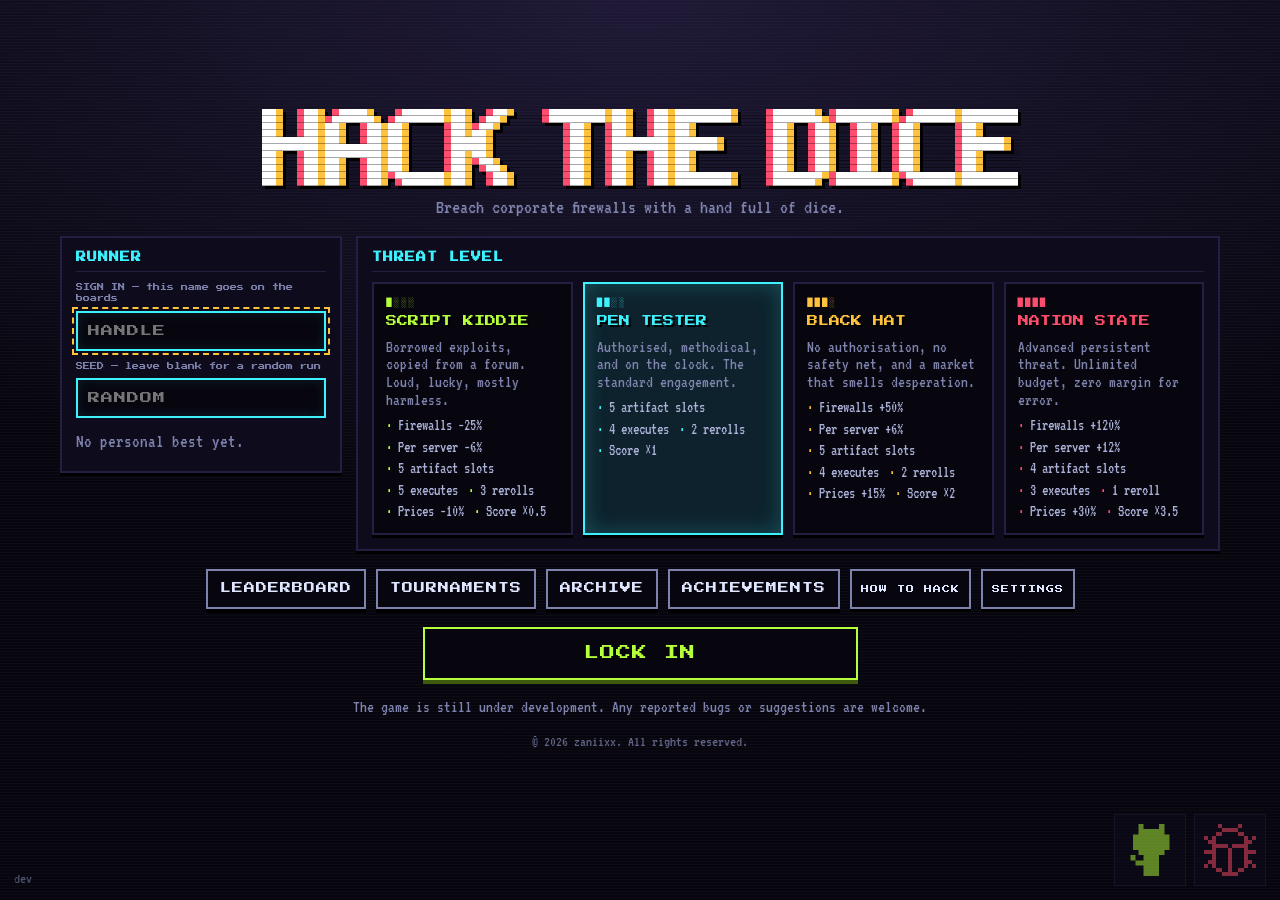
<file: index.html>
<!DOCTYPE html>
<html lang="en">
<head>
<meta charset="utf-8">
<meta name="viewport" content="width=device-width,initial-scale=1,maximum-scale=1,user-scalable=no,viewport-fit=cover">
<meta name="theme-color" content="#07060f">
<!-- Added to a home screen, these give a real full-screen game with no browser chrome. -->
<meta name="mobile-web-app-capable" content="yes">
<meta name="apple-mobile-web-app-capable" content="yes">
<meta name="apple-mobile-web-app-status-bar-style" content="black-translucent">
<meta name="apple-mobile-web-app-title" content="Hack the Dice">

<!-- What the game is, for search results and for anyone pasting the link. -->
<meta name="description" content="A cyberpunk dice roguelike in your browser. Roll a pool of dice at a corporate firewall, lock what you like, reroll the rest, and execute: Bits x Mult becomes hacking power.">
<link rel="canonical" href="https://hackthedice.zanix.tech/">
<meta name="author" content="zaniixx">
<meta name="copyright" content="© 2026 zaniixx. All rights reserved.">

<link rel="icon" href="assets/favicon.ico" sizes="any">
<link rel="icon" href="assets/favicon-32.png" type="image/png" sizes="32x32">
<link rel="apple-touch-icon" href="assets/apple-touch-icon.png">

<meta property="og:type" content="website">
<meta property="og:site_name" content="Hack the Dice">
<meta property="og:title" content="Hack the Dice">
<meta property="og:description" content="Breach corporate firewalls with a pool of virtual dice. Eight boss protocols, four threat levels, seeded runs and tournaments — in a browser tab.">
<meta property="og:url" content="https://hackthedice.zanix.tech/">
<meta property="og:image" content="https://hackthedice.zanix.tech/assets/social-card.png">
<meta property="og:image:width" content="1200">
<meta property="og:image:height" content="630">
<meta property="og:image:alt" content="Hack the Dice — dice tumbling across a circuit board beneath a boss protocol.">
<meta name="twitter:card" content="summary_large_image">
<meta name="twitter:title" content="Hack the Dice">
<meta name="twitter:description" content="Breach corporate firewalls with a pool of virtual dice.">
<meta name="twitter:image" content="https://hackthedice.zanix.tech/assets/social-card.png">
<title>Hack the Dice</title>
<link rel="preconnect" href="https://fonts.googleapis.com">
<link rel="preconnect" href="https://fonts.gstatic.com" crossorigin>

<!--
  The boot screen.

  Everything it needs is in this file: its markup, its style and its script. A
  stylesheet of its own would be one more thing to wait for, and the whole point
  of it is to be on screen before anything else has arrived.

  It is also what lets the rest of the page stop blocking the first paint. Every
  stylesheet below is marked `media="print"` so the browser fetches it without
  holding the screen hostage, and the script switches each one on as it lands.
  Nothing is revealed until they are all in, so nobody sees an unstyled console
  — that is the boot screen's job, and the reason deferring them is safe.
-->
<style>
  #boot {
    position:fixed; inset:0; z-index:9000;
    display:flex; align-items:center; justify-content:center;
    padding:24px calc(24px + env(safe-area-inset-right,0px)) 24px calc(24px + env(safe-area-inset-left,0px));
    background:#07060f;
    font-family:ui-monospace,'Courier New',monospace;
    -webkit-font-smoothing:none;
    transition:opacity .28s ease;
  }
  /*
   * The CRT it is pretending to be. Light lines, not dark ones: the field is
   * already nearly black, so scanlines drawn in shadow are scanlines nobody
   * can see.
   */
  #boot::after {
    content:''; position:absolute; inset:0; pointer-events:none;
    background:repeating-linear-gradient(180deg,rgba(61,242,255,.045) 0 1px,transparent 1px 3px);
  }
  #boot.gone { opacity:0; pointer-events:none; }
  .boot-box { width:min(460px,100%); }
  .boot-logo {
    font-size:clamp(18px,5.4vw,27px); letter-spacing:.14em; color:#3df2ff;
    text-shadow:2px 0 0 rgba(255,61,240,.55), -2px 0 0 rgba(61,242,255,.35);
    white-space:nowrap;
  }
  .boot-logo b { color:#ff3df0; font-weight:normal; margin:0 .4em; }
  .boot-sub {
    margin-top:9px; padding-bottom:11px; border-bottom:1px solid #241e42;
    font-size:12px; letter-spacing:.09em; color:#7e83ad;
  }
  .boot-steps { list-style:none; margin:13px 0 15px; padding:0; }
  .boot-steps li {
    display:flex; align-items:center; gap:8px;
    font-size:12px; line-height:1.9; color:#4d5273;
  }
  .boot-steps li span { flex:1; }
  .boot-steps li em { font-style:normal; color:#4d5273; }
  .boot-steps li i {
    width:6px; height:6px; background:#241e42;
    box-shadow:0 0 0 1px #241e42;
  }
  /* Running, then finished: the only two states a step can be in. */
  .boot-steps li.at { color:#dfe6ff; }
  .boot-steps li.at i { background:#3df2ff; box-shadow:0 0 6px #3df2ff; }
  .boot-steps li.at em { color:#3df2ff; }
  .boot-steps li.ok { color:#7e83ad; }
  .boot-steps li.ok i { background:#b6ff3d; box-shadow:0 0 5px rgba(182,255,61,.7); }
  .boot-steps li.ok em { color:#b6ff3d; }
  .boot-bar { height:10px; border:1px solid #241e42; background:#0b0a14; overflow:hidden; }
  .boot-bar i {
    display:block; width:0; height:100%; background:#b6ff3d;
    box-shadow:0 0 10px rgba(182,255,61,.55);
    transition:width .22s cubic-bezier(.2,.7,.3,1);
  }
  .boot-foot {
    display:flex; justify-content:space-between; gap:10px;
    margin-top:8px; font-size:11px; letter-spacing:.08em; color:#4d5273;
  }
  #bootPct { color:#b6ff3d; }
  /* The last beat before it leaves, so finishing reads as an event. */
  #boot.done .boot-sub { color:#b6ff3d; }
  #boot.done .boot-logo { text-shadow:0 0 14px rgba(61,242,255,.5); }
  @media (prefers-reduced-motion:reduce) {
    #boot, .boot-bar i { transition:none; }
  }
</style>

<link data-css href="https://fonts.googleapis.com/css2?family=Press+Start+2P&family=VT323&display=swap" rel="stylesheet" media="print">

<!-- Stylesheets are loaded in cascade order: tokens and base first, then one
     file per region of the console, then effects and responsive overrides. -->
<script>
/*
 * Fail loudly. A module that will not load would otherwise leave a black
 * screen with nothing to go on, which is the worst thing that can happen in
 * front of a judge. Anything thrown before the game finishes booting is shown
 * here; once it is running, errors go to the console as usual.
 */
(function () {
  function report(message) {
    if (window.__htdBooted) return;
    // Whatever went wrong, the boot screen must not sit on top of the reason.
    if (window.__htdBoot) window.__htdBoot.abandon();
    var box = document.getElementById('bootError');
    if (!box) {
      box = document.createElement('div');
      box.id = 'bootError';
      box.style.cssText = 'position:fixed;inset:0;z-index:9999;background:#0b0a14;color:#ff4d6d;' +
        'font:14px/1.6 ui-monospace,monospace;padding:26px;overflow:auto;white-space:pre-wrap';
      box.textContent = 'HACK THE DICE did not start.\n\n' +
        'If you just updated the game, hard-refresh (ctrl-shift-R): a half-cached\n' +
        'set of modules is the usual cause. Serving with tools/serve.py avoids it.\n\n';
      (document.body || document.documentElement).appendChild(box);
    }
    box.textContent += message + '\n';
  }
  addEventListener('error', function (event) {
    if (event.target && event.target.tagName === 'SCRIPT') {
      report('could not load ' + (event.target.src || 'a script'));
    } else {
      report(event.message || String(event.error));
    }
  }, true);
  addEventListener('unhandledrejection', function (event) {
    var reason = event.reason;
    // A fetch cut off mid-flight rejects with nothing to say for itself, and
    // "undefined" on a red screen tells a player less than nothing.
    report((reason && (reason.message || reason.name)) || 'a module never finished loading');
  });
})();
</script>
<link data-css fetchpriority="high" rel="stylesheet" href="src/styles/tokens.css" media="print">
<link data-css fetchpriority="high" rel="stylesheet" href="src/styles/base.css" media="print">
<link data-css fetchpriority="high" rel="stylesheet" href="src/styles/layout.css" media="print">
<link data-css fetchpriority="high" rel="stylesheet" href="src/styles/target.css" media="print">
<link data-css fetchpriority="high" rel="stylesheet" href="src/styles/board.css" media="print">
<link data-css fetchpriority="high" rel="stylesheet" href="src/styles/buttons.css" media="print">
<link data-css fetchpriority="high" rel="stylesheet" href="src/styles/toolkit.css" media="print">
<link data-css fetchpriority="high" rel="stylesheet" href="src/styles/effects.css" media="print">
<link data-css fetchpriority="high" rel="stylesheet" href="src/styles/arcade.css" media="print">
<link data-css fetchpriority="high" rel="stylesheet" href="src/styles/responsive.css" media="print">
<link data-css fetchpriority="high" rel="stylesheet" href="src/styles/cutscene.css" media="print">
<link data-css fetchpriority="high" rel="stylesheet" href="src/styles/tutorial.css" media="print">
<link data-css fetchpriority="high" rel="stylesheet" href="src/styles/mobile.css" media="print">
<link data-css fetchpriority="high" rel="stylesheet" href="src/styles/settings.css" media="print">

<!-- No script, no boot screen to switch the stylesheets on: load them the plain way. -->
<noscript>
  <style>#boot{display:none}</style>
  <link rel="stylesheet" href="src/styles/tokens.css">
  <link rel="stylesheet" href="src/styles/base.css">
  <link rel="stylesheet" href="src/styles/layout.css">
  <link rel="stylesheet" href="src/styles/target.css">
  <link rel="stylesheet" href="src/styles/board.css">
  <link rel="stylesheet" href="src/styles/buttons.css">
  <link rel="stylesheet" href="src/styles/toolkit.css">
  <link rel="stylesheet" href="src/styles/effects.css">
  <link rel="stylesheet" href="src/styles/arcade.css">
  <link rel="stylesheet" href="src/styles/responsive.css">
  <link rel="stylesheet" href="src/styles/cutscene.css">
  <link rel="stylesheet" href="src/styles/tutorial.css">
  <link rel="stylesheet" href="src/styles/mobile.css">
  <link rel="stylesheet" href="src/styles/settings.css">
</noscript>
</head>
<body>
<div id="boot" role="status" aria-live="polite" aria-label="Loading Hack the Dice">
  <div class="boot-box">
    <div class="boot-logo">HACK<b>THE</b>DICE</div>
    <div class="boot-sub" id="bootSub">establishing connection</div>
    <ul class="boot-steps">
      <li id="bootStep0"><i></i><span>console interface</span><em>—</em></li>
      <li id="bootStep1"><i></i><span>terminal fonts</span><em>—</em></li>
      <li id="bootStep2"><i></i><span>game modules</span><em>—</em></li>
      <li id="bootStep3"><i></i><span>dice pool</span><em>—</em></li>
    </ul>
    <div class="boot-bar"><i id="bootFill"></i></div>
    <div class="boot-foot"><span id="bootNote">cold start</span><span id="bootPct">0%</span></div>
  </div>
</div>
<script>
/*
 * Driving the boot screen.
 *
 * Every number on it is something that actually happened: a stylesheet that
 * landed, a font face that resolved, a module the network finished with. The
 * one estimate is how many modules there are to wait for, and even that is
 * measured — the last successful boot writes its own count down for the next
 * one, so the bar is honest from the second visit and never worse than a guess
 * on the first. It is capped short of full until the game really is up, so it
 * cannot sit at 100% while nothing is happening.
 */
(function () {
  var boot = document.getElementById('boot');
  var fill = document.getElementById('bootFill');
  var pct = document.getElementById('bootPct');
  var note = document.getElementById('bootNote');
  var sub = document.getElementById('bootSub');
  var steps = [0, 1, 2, 3].map(function (i) { return document.getElementById('bootStep' + i); });

  /** Roughly how much of the wait each stage is worth. They sum to 1. */
  var WEIGHT = [0.20, 0.08, 0.60, 0.12];
  /** What to assume about module count before this browser has ever seen it. */
  var MODULE_GUESS = 81;
  var SIZE_KEY = 'htd_boot_modules';
  /** A stylesheet that never answers must not strand the game behind it. */
  var CSS_TIMEOUT_MS = 8000;

  var sheets = [].slice.call(document.querySelectorAll('link[data-css]'));
  var sheetsIn = 0;
  var modules = 0;
  var fontsIn = false;
  var running = false;
  var shown = 0; // the bar never goes backwards

  var estimate = MODULE_GUESS;
  try {
    estimate = +localStorage.getItem(SIZE_KEY) || MODULE_GUESS;
  } catch (e) { /* storage off: the guess is fine */ }

  var resolveStyles;
  var stylesReady = new Promise(function (resolve) { resolveStyles = resolve; });

  function setStep(i, state, value) {
    var li = steps[i];
    if (!li) return;
    li.className = state;
    li.lastElementChild.textContent = value;
  }

  function paint() {
    if (!boot) return;
    var cssPart = sheets.length ? sheetsIn / sheets.length : 1;
    var modPart = Math.min(1, modules / Math.max(1, estimate));

    setStep(0, cssPart >= 1 ? 'ok' : 'at', sheetsIn + '/' + sheets.length);
    setStep(1, fontsIn ? 'ok' : cssPart >= 1 ? 'at' : '', fontsIn ? 'ok' : '—');
    setStep(2, running ? 'ok' : modules ? 'at' : '', modules ? String(modules) : '—');
    setStep(3, running ? 'ok' : modules >= estimate ? 'at' : '', running ? 'ok' : '—');

    var done = cssPart * WEIGHT[0] + (fontsIn ? WEIGHT[1] : 0) + modPart * WEIGHT[2]
      + (running ? WEIGHT[3] : 0);
    // Short of full until the game says so: a bar that fills and then waits is
    // the thing that makes a load feel broken.
    if (!running) done = Math.min(done, 0.97);
    shown = Math.max(shown, done);

    fill.style.width = (shown * 100).toFixed(1) + '%';
    pct.textContent = Math.round(shown * 100) + '%';
  }

  // ---- Stylesheets: fetched without blocking, switched on as they land ----
  function sheetIn(link) {
    if (link.__in) return;
    link.__in = true;
    link.media = 'all';
    sheetsIn++;
    paint();
    if (sheetsIn >= sheets.length) resolveStyles();
  }

  sheets.forEach(function (link) {
    if (link.sheet) return sheetIn(link);
    link.addEventListener('load', function () { sheetIn(link); });
    // A stylesheet that 404s is still one we are no longer waiting for.
    link.addEventListener('error', function () { sheetIn(link); });
  });
  if (!sheets.length) resolveStyles();
  setTimeout(function () {
    sheets.forEach(sheetIn);
  }, CSS_TIMEOUT_MS);

  // ---- Fonts: only meaningful once the @font-face rules are switched on ----
  stylesReady.then(function () {
    var ready = document.fonts && document.fonts.ready;
    return ready || null;
  }).then(function () {
    fontsIn = true;
    paint();
  }).catch(function () {
    fontsIn = true;
    paint();
  });

  // ---- Modules: counted as the network finishes with each one ----
  if (window.PerformanceObserver) {
    try {
      new PerformanceObserver(function (list) {
        var entries = list.getEntries();
        for (var i = 0; i < entries.length; i++) {
          if (/\.js(\?|#|$)/.test(entries[i].name)) modules++;
        }
        paint();
      }).observe({ type: 'resource', buffered: true });
    } catch (e) { /* no observer: the stage stays at its last count */ }
  }

  function finish() {
    if (!boot || running) return;
    running = true;
    try {
      localStorage.setItem(SIZE_KEY, String(modules));
    } catch (e) { /* storage off: next boot uses the guess again */ }

    sub.textContent = 'connection established';
    note.textContent = 'online';
    boot.classList.add('done');
    paint();

    /*
     * A boot that took no time should not be followed by a leisurely exit.
     * Everything cached is the common case on a second visit, and half a second
     * of ceremony over a load that already finished is the game feeling slower
     * than it is. A real wait earns the full beat; an instant one gets out.
     */
    var quick = (performance.now ? performance.now() : 0) < 600;
    var hold = quick ? 0 : 130;
    var fade = quick ? 160 : 320;
    boot.style.transitionDuration = (fade / 1000) + 's';

    setTimeout(function () {
      boot.classList.add('gone');
      setTimeout(function () {
        if (boot && boot.parentNode) boot.parentNode.removeChild(boot);
        boot = null;
      }, fade);
    }, hold);
  }

  /** Taken down at once if the error reporter has something to show instead. */
  function abandon() {
    if (boot && boot.parentNode) boot.parentNode.removeChild(boot);
    boot = null;
  }

  if (note) {
    try {
      note.textContent = localStorage.getItem(SIZE_KEY) ? 'warm start' : 'cold start';
    } catch (e) { /* leave it as it is */ }
  }

  // The contract with src/main.js: wait for the stylesheets before measuring
  // anything, and say when the game is up.
  window.__htdBoot = { styles: stylesReady, done: finish, abandon: abandon };
  paint();
})();
</script>
<div id="app">
  <header class="topbar">
    <div class="logo">HACK<b>THE</b>DICE</div>
    <div class="stat"><small>Runner</small><span id="tHandle">—</span><em id="tTier"></em></div>
    <div class="stat"><small>Server</small><span id="tServer">1</span><em id="tCorp">OMNIDYNE</em></div>
    <div class="stat"><small>Node</small><span id="tNode">1/5</span></div>
    <div class="stat"><small>Data scrap</small><span id="tScrap">0</span></div>
    <div class="stat"><small>Seed</small><span id="tSeed" class="copyable" title="Click to copy this run's seed">—</span></div>
    <div class="stat"><small>Best run</small><span id="tBest">—</span></div>
    <div class="stat" id="tOpWrap" hidden><small>Tournament</small><span id="tOp"></span></div>
    <div class="spacer"></div>
    <div class="topbtns">
      <button class="btn sm touch-only" id="btnRig" title="Black market and rig">RIG</button>
      <button class="btn sm touch-only" id="btnLog" title="Console log">LOG</button>
      <button class="btn sm touch-only" id="btnFull" title="Full screen">FULL</button>
      <button class="btn sm icon-only" id="btnSettings" title="Settings" aria-label="Settings">
        <img id="settingsIcon" alt=""></button>
      <button class="btn sm" id="btnHelp" title="How to hack">HELP</button>
    </div>
  </header>

  <main class="grid" id="grid">
    <section class="panel left" aria-label="Target">
      <div class="ptitle"><span>TARGET</span><span class="tag" id="nodeTag">NODE 1/5</span></div>
      <div class="screen target">
        <div class="ename" id="nodeName">NO TARGET</div>
        <div class="ecan-wrap"><canvas id="enemy" width="64" height="48"></canvas><div class="eoverlay" id="eOverlay"></div></div>
        <div class="fw">
          <div class="fw-top"><span>FIREWALL</span><span id="fwText">OFFLINE</span></div>
          <div class="fw-bar" id="fwBar"><i class="ghost" id="fwGhost"></i><i class="fill" id="fwFill"></i></div>
        </div>
        <div class="bossrule" id="bossRule"></div>
      </div>
      <div class="screen logbox">
        <div class="log" id="log" aria-live="polite"></div>
        <button class="btn sm sheet-close touch-only" data-close-sheet>CLOSE</button>
      </div>
    </section>

    <section class="panel center" aria-label="Board">
      <div class="arts" id="arts"></div>
      <div class="screen board-wrap" id="boardWrap">
        <canvas id="board"></canvas>
        <div class="combo" id="combo"></div>
        <div class="hint" id="hint"></div>
      </div>
      <div class="screen scorebar">
        <div class="sbox bits"><span class="lbl">BITS</span><span class="val" id="bits">0</span></div>
        <span class="op">×</span>
        <div class="sbox mult"><span class="lbl">MULT</span><span class="val" id="mult">1</span></div>
        <span class="op">=</span>
        <div class="sbox power"><span class="lbl">HACKING POWER</span><span class="val" id="power">0</span></div>
      </div>
      <div class="controls">
        <div class="meters">
          <div class="meter">Executes left <span class="pips" id="execPips"></span></div>
          <div class="meter">Rerolls <span class="pips rr" id="rerollPips"></span></div>
        </div>
        <div class="btnrow">
          <button class="btn cyan" id="btnRoll">ROLL</button>
          <button class="btn" id="btnReroll">REROLL</button>
          <button class="btn mag" id="btnExec">EXECUTE</button>
        </div>
        <div class="abils" id="abils"></div>
      </div>
    </section>

    <section class="panel right" aria-label="Toolkit">
      <div class="ptitle">
        <span>TOOLKIT</span><span class="tag">Your rig</span>
        <button class="btn sm sheet-close touch-only" data-close-sheet>CLOSE</button>
      </div>
      <div class="screen toolkit" id="toolkit">
        <div class="sec-h">DICE POOL <span id="diceCount"></span></div>
        <div class="inv" id="diceInv"></div>
        <div class="sec-h">ABILITIES <span id="abilCount"></span></div>
        <div id="abilInv"></div>
        <div class="sec-h">CYBERARTIFACTS <span id="artCount"></span></div>
        <div id="artInv"></div>
      </div>
      <!-- Below the toolkit, not inside it: these act on the run, not the rig. -->
      <div class="panel-actions">
        <button class="btn cyan wide" id="btnMarket">OPEN MARKET</button>
        <button class="btn lime wide" id="btnNext" hidden>BREACH NEXT NODE</button>
      </div>
    </section>
  </main>
</div>
<div id="cutscene" class="cutscene" hidden>
  <div class="cut-panel">
    <span class="cut-label" id="cutLabel"></span>
    <canvas class="cut-sprite" id="cutSprite" width="64" height="48"></canvas>
    <h2 class="cut-name" id="cutName" data-text=""></h2>
    <p class="cut-rule" id="cutRule"></p>
    <p class="cut-line" id="cutLine"></p>
    <span class="cut-go">PRESS ANY KEY TO ENGAGE</span>
  </div>
</div>
<div id="coach" class="coach" hidden>
  <div class="coach-ring" id="coachRing"></div>
  <div class="coach-note" id="coachNote">
    <b id="coachTitle"></b>
    <p id="coachText"></p>
    <div class="coach-actions">
      <span class="coach-step" id="coachStep"></span>
      <button class="btn sm" id="coachSkip">SKIP TUTORIAL</button>
    </div>
  </div>
</div>
<div id="market" class="market" hidden role="dialog" aria-modal="true" aria-label="Black market">
  <div class="market-box screen">
    <div class="market-head">
      <span class="market-title">BLACK MARKET</span>
      <span class="market-scrap" id="marketScrap"></span>
      <button class="btn sm" id="btnShopReroll">REFRESH</button>
      <button class="btn sm" id="btnMarketClose" title="Close the market">CLOSE</button>
    </div>
    <div class="shop" id="shop"></div>
    <button class="btn lime wide" id="btnMarketBreach">BREACH NEXT NODE</button>
  </div>
</div>
<div id="sheetBackdrop" class="sheet-backdrop" hidden></div>
<div id="start" class="start-screen" hidden></div>
<div id="fx"></div>
<div id="modal" role="dialog" aria-modal="true"></div>
<script type="module" src="src/main.js"></script>
</body>
</html>
</file>
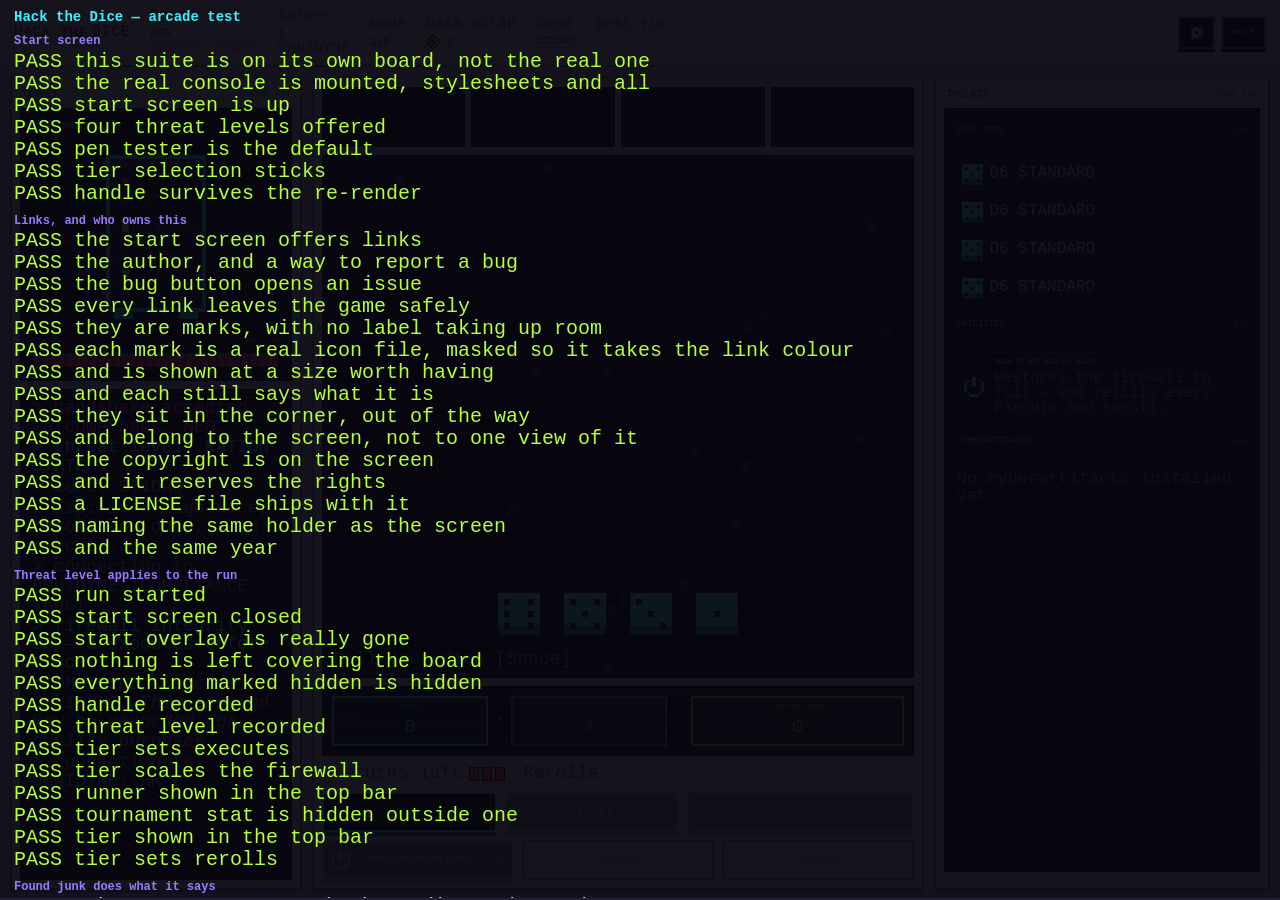
<file: tools/arcade-test.html>
<!DOCTYPE html>
<html lang="en">
<head>
<meta charset="utf-8">
<title>Hack the Dice — arcade test</title>
<style>
  body { background:#0b0a14; color:#dfe6ff; font:13px/1.5 ui-monospace, monospace; margin:0; }
  #report { position:fixed; inset:0 0 auto 0; z-index:999; background:#08070fee; padding:10px 14px;
            max-height:100vh; overflow:auto; border-bottom:2px solid #241e42; }
  #report h1 { font-size:14px; color:#3df2ff; margin:0 0 8px; }
  #report h2 { font-size:12px; color:#9a7bff; margin:10px 0 2px; }
  .pass { color:#b6ff3d; }
  .fail { color:#ff4d6d; font-weight:bold; }
  .total { font-size:14px; margin-top:10px; }
</style>
</head>
<body>
<div id="report"><h1>Hack the Dice — arcade test</h1><div id="lines">running...</div></div>

<script type="module">
/*
 * End-to-end test for the start screen, threat levels, leaderboards and
 * tournaments. It loads the real markup from index.html, boots the real game,
 * and clicks through the screens the way a player would.
 *
 * Open it through a static server (see the README). Append ?ping to mirror each
 * result to the server log, which is how it is run headlessly.
 *
 * The player's saved run, boards and tournaments are stashed and restored.
 */
const report = document.getElementById('lines');
const ping = location.search.includes('ping');
const sent = [];
let failures = 0;

function say(html, cls = '') {
  report.insertAdjacentHTML('beforeend', `<div class="${cls}">${html}</div>`);
  if (ping) sent.push(fetch('/__t/' + encodeURIComponent(html.replace(/<[^>]+>/g, ''))).catch(() => {}));
}
const section = title => report.insertAdjacentHTML('beforeend', `<h2>${title}</h2>`);
function check(name, actual, expected) {
  const ok = JSON.stringify(actual) === JSON.stringify(expected);
  if (!ok) failures++;
  say(`${ok ? 'PASS' : 'FAIL'} ${name}` +
    (ok ? '' : ` — got ${JSON.stringify(actual)}, want ${JSON.stringify(expected)}`),
    ok ? 'pass' : 'fail');
}
window.onerror = (message, file, lineNo) => { failures++; say(`ERROR ${message} @${lineNo}`, 'fail'); };
addEventListener('unhandledrejection', event => {
  failures++;
  say(`REJECTION ${(event.reason && event.reason.stack) || event.reason}`, 'fail');
});

const savedStorage = { ...localStorage };
const restoreStorage = () => {
  localStorage.clear();
  for (const [key, value] of Object.entries(savedStorage)) localStorage.setItem(key, value);
};
// Start from empty state so ranks and counts are predictable.
for (const key of ['htd_known_tournaments_v1', 'htd_host_secrets_v1', 'htd_profile_v1']) {
  localStorage.removeItem(key);
}

/*
 * Boards are global, so the game needs one to talk to. This stands up an
 * in-memory board on a fake address and points the game at it, before anything
 * reads services/config.js — which takes the URL once, at load.
 */
const { installFakeBoard, FAKE_BOARD_URL } = await import('./fake-board.js');
const fakeBoard = installFakeBoard();
localStorage.setItem('htd_api_base', FAKE_BOARD_URL);

// Boot the real page: its markup, its stylesheets, its entry point.
const { mountRealPage } = await import('./boot-page.js');
const mounted = await mountRealPage();

await import('../src/main.js');

// Namespace imports where the module reassigns its exports (`run`, `dice`).
const state = await import('../src/game/state.js');
const board = await import('../src/engine/dice-board.js');
const session = await import('../src/game/session.js');
const { settings } = await import('../src/core/settings.js');
const { rollDice, onDiceSettled, useAbility } = await import('../src/game/turn.js');
const { generateShop } = await import('../src/game/shop.js');
const { executePayload } = await import('../src/game/execute.js');
const { decodeTournament, isAllowed, tournamentRules } = await import('../src/game/tournament.js');
const { publish: publishLiveRun } = await import('../src/game/live-run.js');
const { mergeBoard } = await import('../src/ui/live-board.js');
const { runScore } = await import('../src/game/score.js');
const { store } = await import('../src/services/store.js');
const { els } = await import('../src/ui/dom.js');
const { updateUI } = await import('../src/ui/hud.js');
const { startTutorial } = await import('../src/ui/tutorial.js');
const { bossForServer, bossOrderFor } = await import('../src/data/bosses.js');
const { COPYRIGHT, COPYRIGHT_HOLDER, COPYRIGHT_YEAR } = await import('../src/data/legal.js');

/** Screen actions are async; give each click a frame to settle. */
const tick = () => new Promise(resolve => setTimeout(resolve, 60));
/** Click something on the start screen, waiting for the view to render it. */
const click = async (selector, attempts = 25) => {
  for (let i = 0; i < attempts; i++) {
    const el = els.start.querySelector(selector);
    if (el) { el.click(); await tick(); return; }
    await tick();
  }
  throw new Error('no element matching ' + selector);
};
const settle = () => { board.forceSettleAll(); onDiceSettled(); };

try {
  report.innerHTML = '';
  settings.speed = 4;
  await tick();

  section('Start screen');
  const { API_BASE } = await import('../src/services/config.js');
  check('this suite is on its own board, not the real one', API_BASE, FAKE_BOARD_URL);
  /*
   * And on the real page. A suite that mounts nothing still runs, and reports
   * nothing, which reads as a passing suite from a distance — so the console
   * being here is a check like any other.
   */
  check('the real console is mounted, stylesheets and all',
    [mounted.stylesheets > 0, !!document.getElementById('app'), !!document.getElementById('start'),
      !!document.getElementById('boot')],
    [true, true, true, false]);

  check('start screen is up', els.start.hidden, false);
  check('four threat levels offered', els.start.querySelectorAll('.tier-card').length, 4);
  check('pen tester is the default',
    els.start.querySelector('.tier-card.on .tier-name').textContent, 'PEN TESTER');

  els.start.querySelector('#handleInput').value = 'NEO';
  await click('[data-action="difficulty:nation-state"]');
  await tick();
  check('tier selection sticks',
    els.start.querySelector('.tier-card.on .tier-name').textContent, 'NATION STATE');
  check('handle survives the re-render', els.start.querySelector('#handleInput').value, 'NEO');

  section('Links, and who owns this');
  const linkButtons = [...els.start.querySelectorAll('.corner-link')];
  check('the start screen offers links', linkButtons.length > 0, true);
  /*
   * Two, not three. A SOURCE button used to sit between these and went to the
   * same repository the GitHub mark beside it goes to, so it was cut.
   */
  check('the author, and a way to report a bug',
    linkButtons.map(a => a.dataset.label), ['GITHUB', 'REPORT A BUG']);
  check('the bug button opens an issue',
    linkButtons.at(-1).getAttribute('href').endsWith('/issues/new'), true);
  check('every link leaves the game safely',
    linkButtons.every(a => a.target === '_blank'
      && a.rel.includes('noopener') && a.rel.includes('noreferrer')), true);
  check('they are marks, with no label taking up room',
    linkButtons.every(a => a.querySelector('.corner-mark') && !a.textContent.trim()), true);
  /*
   * The marks are icon files used as masks, not shapes drawn in this codebase.
   * Masked rather than painted is what keeps each one the colour of its own
   * link, so a mark that has lost its mask is a mark nobody can see.
   */
  check('each mark is a real icon file, masked so it takes the link colour',
    linkButtons.every(a => {
      const style = getComputedStyle(a.querySelector('.corner-mark'));
      const mask = style.maskImage || style.webkitMaskImage || '';
      return mask.includes('assets/icons/') && mask.endsWith('")');
    }), true);
  check('and is shown at a size worth having',
    linkButtons.every(a =>
      parseInt(getComputedStyle(a.querySelector('.corner-mark')).width, 10) >= 48), true);
  // No visible text means the name has to reach a screen reader another way.
  check('and each still says what it is',
    linkButtons.every(a => a.getAttribute('aria-label')), true);
  check('they sit in the corner, out of the way',
    getComputedStyle(els.start.querySelector('.corner-links')).position, 'fixed');
  // Appended beside the view rather than inside it, which is what keeps it on
  // the leaderboard and the tournament screens too, not just this one.
  check('and belong to the screen, not to one view of it',
    els.start.querySelector('.corner-links').parentElement, els.start);

  const legalLine = els.start.querySelector('.start-legal');
  check('the copyright is on the screen', legalLine?.textContent.trim(), COPYRIGHT);
  check('and it reserves the rights', COPYRIGHT.includes('All rights reserved'), true);

  const licenceText = await (await fetch('../LICENSE')).text();
  check('a LICENSE file ships with it',
    licenceText.includes('All rights reserved'), true);
  check('naming the same holder as the screen',
    licenceText.includes(COPYRIGHT_HOLDER), true);
  check('and the same year',
    licenceText.includes(String(COPYRIGHT_YEAR)), true);


  section('Threat level applies to the run');
  await click('[data-action="start"]');
  await tick();
  check('run started', state.run.phase, 'ready');
  check('start screen closed', els.start.hidden, true);
  // Not just the attribute: a display rule can out-rank it and leave the
  // overlay on screen, which makes every button under it look dead.
  check('start overlay is really gone', getComputedStyle(els.start).display, 'none');
  check('nothing is left covering the board', els.start.getBoundingClientRect().height, 0);
  check('everything marked hidden is hidden',
    [...document.querySelectorAll('[hidden]')].every(el => getComputedStyle(el).display === 'none'),
    true);
  check('handle recorded', state.run.handle, 'NEO');
  check('threat level recorded', state.run.difficulty, 'nation-state');
  check('tier sets executes', state.run.executes, 3);
  check('tier scales the firewall', state.run.enemy.max, Math.round(40 * 2.2));
  check('runner shown in the top bar', els.handle.textContent, 'NEO');
  check('tournament stat is hidden outside one',
    getComputedStyle(els.tournamentWrap).display, 'none');
  check('tier shown in the top bar', els.tier.textContent, 'NATION STATE');

  rollDice();
  settle();
  check('tier sets rerolls', state.run.rerolls, 1);

  /*
   * Rebinding.
   *
   * The model on its own would pass while the game still listened for the old
   * key, so this presses the keys: a real keydown through the real handler,
   * against a run that is actually in progress.
   */
  /*
   * The junk that changes the run rather than the sum.
   *
   * Four of these reach outside the scoring pipeline — a die that leaves the
   * pool, an ability that breaks one, a node that restarts, a ceiling on Bits —
   * so they are checked against a live run rather than as arithmetic.
   */
  section('Found junk does what it says');
  const dieBoard = await import('../src/engine/dice-board.js');

  state.run.dice = ['battery', 'd6', 'd6', 'd6', 'd6'];
  state.run.stacks.wear = 0;
  dieBoard.setDicePool(state.run.dice);
  check('a battery starts as the best die at its price', dieBoard.faceCap(dieBoard.dice[0]), 10);
  state.run.stacks.wear = 4;
  check('and is worn down by the nodes it survives', dieBoard.faceCap(dieBoard.dice[0]), 6);
  check('while the dice beside it are untouched', dieBoard.faceCap(dieBoard.dice[1]), 6);

  state.run.abilities = ['percussive'];
  state.run.charges = { percussive: 1 };
  session.beginNode();
  await tick();
  rollDice();
  settle();
  const poolBefore = state.run.dice.length;
  useAbility('percussive');
  await tick();
  settle();
  check('hitting it costs you a die', state.run.dice.length, poolBefore - 1);
  check('and the board is rebuilt to match', dieBoard.dice.length, state.run.dice.length);

  state.run.abilities = ['reboot'];
  state.run.charges = { reboot: 1 };
  session.beginNode();
  await tick();
  rollDice();
  settle();
  state.run.enemy.hp = 3;
  state.run.executes = 1;
  useAbility('reboot');
  await tick();
  check('turning it off and on again puts the firewall back',
    state.run.enemy.hp, state.run.enemy.max);
  check('and gives you the executes to try again',
    state.run.executes, state.run.maxExecutes);

  section('Keys can be moved');
  const keys = await import('../src/core/keybinds.js');
  // This page shares storage with the game, so whatever the player has set is
  // put back at the end rather than reset out from under them.
  const savedBinds = { ...keys.binds };
  const press = code =>
    dispatchEvent(new KeyboardEvent('keydown', { code, key: code, bubbles: true }));

  check('a key starts where the defaults put it', keys.binds.reroll, 'KeyR');
  check('and the game knows what it is for', keys.actionFor('KeyR'), 'reroll');

  keys.bindKey('reroll', 'KeyQ');
  check('moving it takes the action with it',
    [keys.actionFor('KeyQ'), keys.actionFor('KeyR')], ['reroll', null]);

  const rerollsBefore = state.run.rerolls;
  press('KeyQ');
  await tick();
  settle();
  check('and the game listens to the new key', state.run.rerolls, rerollsBefore - 1);

  press('KeyR');
  await tick();
  check('while the old one has stopped doing anything', state.run.rerolls, rerollsBefore - 1);

  // Putting one key on two actions swaps them, so neither is left with none.
  keys.bindKey('throw', 'KeyQ');
  check('a key already in use is swapped, not stolen',
    [keys.binds.throw, keys.binds.reroll], ['KeyQ', 'Space']);

  check('a reserved key is refused', keys.bindKey('throw', 'Escape').ok, false);
  check('and refusing one changes nothing', keys.binds.throw, 'KeyQ');
  check('a modifier on its own binds nothing', keys.bindKey('throw', 'ShiftLeft').ok, false);

  keys.resetBinds();
  check('reset puts every one of them back',
    [keys.binds.throw, keys.binds.reroll, keys.binds.ability1], ['Space', 'KeyR', 'Digit1']);
  check('a key prints as the key, not as its code',
    ['KeyR', 'Space', 'Digit1', 'ArrowUp', ''].map(keys.keyLabel),
    ['R', 'SPACE', '1', '↑', '—']);

  for (const [id, code] of Object.entries(savedBinds)) keys.bindKey(id, code);
  check('this suite left the real bindings alone', { ...keys.binds }, savedBinds);

  section('Score and leaderboard');
  state.run.stats.nodes = 3;
  state.run.stats.scrap = 20;
  state.run.server = 2;
  const expected = Math.round((3 * 500 + 2500 + 20 * 10) * 3.5);
  check('score formula', runScore(state.run), expected);

  await session.abandonRun();
  await tick();
  check('abandoning returns to the start screen', els.start.hidden, false);

  const scores = await store.listScores({});
  check('score was banked', scores.length, 1);
  check('banked under the handle', scores[0].handle, 'NEO');
  check('banked the right score', scores[0].score, expected);

  await click('[data-action="view:leaderboard"]');
  await tick();
  check('board lists the run', els.start.querySelector('.board .who').textContent, 'NEO');
  await click('[data-action="board:script-kiddie"]');
  await tick();
  check('filtering by tier hides it', els.start.querySelectorAll('.board .who').length, 0);

  section('Seeded runs');
  await click('[data-action="view:home"]');
  await tick();
  els.start.querySelector('#handleInput').value = 'SEEDER';
  els.start.querySelector('#seedInput').value = 'race-1';
  await click('[data-action="difficulty:pen-tester"]');
  await tick();
  check('the seed survives the re-render', els.start.querySelector('#seedInput').value, 'RACE-1');
  await click('[data-action="start"]');
  await tick();

  check('the run took the seed', state.run.seed, 'RACE-1');
  check('the seed is shown in the game window', els.seed.textContent, 'RACE-1');
  rollDice();
  settle();
  const firstHand = board.dice.map(die => die.value);
  const firstTarget = state.run.enemy.name;

  // The same seed again has to produce the same node and the same dice.
  session.startNewRun({ handle: 'SEEDER', difficulty: 'pen-tester', seed: 'RACE-1' });
  rollDice();
  settle();
  check('the same seed rolls the same hand', board.dice.map(die => die.value), firstHand);
  check('the same seed meets the same target', state.run.enemy.name, firstTarget);

  // A different seed should not.
  session.startNewRun({ handle: 'SEEDER', difficulty: 'pen-tester', seed: 'RACE-2' });
  rollDice();
  settle();
  const otherHand = board.dice.map(die => die.value);
  check('a different seed rolls differently',
    otherHand.join() !== firstHand.join() || state.run.enemy.name !== firstTarget, true);

  check('the profile remembers the runner', (await store.getProfile()).handle, 'SEEDER');
  check('the profile remembers the tier', (await store.getProfile()).difficulty, 'pen-tester');

  // Leaving it blank still produces a seed, and shows it.
  session.startNewRun({ handle: 'SEEDER', difficulty: 'pen-tester' });
  check('a blank seed becomes a real one', state.run.seed.length, 6);
  check('and it is on screen', els.seed.textContent, state.run.seed);
  await session.abandonRun();
  await tick();

  section('Hosting a tournament');
  // Abandoning a run lands back on the home view already.
  await click('[data-action="view:tournaments"]');
  await click('[data-action="view:host"]'); await tick();

  els.start.querySelector('#tournamentName').value = 'midnight ledger';
  await click('[data-action="host-difficulty:script-kiddie"]'); await tick();
  await click('[data-action="ban:dice:d20"]'); await tick();
  await click('[data-action="ban:artifacts:quantum"]'); await tick();
  await click('[data-action="ban:abilities:overdrive"]'); await tick();
  await click('[data-action="ban:bosses:antivirus"]'); await tick();
  check('bans are marked in the form', els.start.querySelectorAll('.ban-chip.banned').length, 4);
  await click('[data-action="host-create"]'); await tick();

  const code = els.start.querySelector('#tournamentCode').value;
  const decoded = decodeTournament(code);
  check('code is an invite code', code.startsWith('HTD-'), true);
  check('op code is five characters', decoded.id.length, 5);
  check('the op code is shown to read out', els.start.querySelector('.op-code').textContent, decoded.id);
  check('a QR is offered for scanning', !!els.start.querySelector('svg.qr'), true);
  check('name survived the form', decoded.name, 'MIDNIGHT LEDGER');
  check('code carries the tier', decoded.difficulty, 'script-kiddie');
  check('code carries the bans', decoded.bans,
    { bosses: ['antivirus'], dice: ['d20'], artifacts: ['quantum'], abilities: ['overdrive'] });
  check('nonsense codes are refused', decodeTournament('HTD1-not-base64!!'), null);

  section('A tournament off the board is a whole one');
  /*
   * The board keeps the join code and throws the rest of the rules away, so a
   * row read back has no `bans` of its own. Everything that shows a rule set
   * reads `bans`, and one missing took the whole start screen down: the view
   * threw mid-render, the screen never repainted, and every button on it looked
   * dead. The code carries the rules, so the store unpacks them back.
   */
  const rawRow = fakeBoard.state.tournaments.get(decoded.id);
  check('the board really does drop the rules', rawRow.bans, undefined);

  const readBack = (await store.listTournaments()).find(t => t.id === decoded.id);
  check('but the store hands back a whole tournament', !!readBack.bans, true);
  check('with the bans that were set on it', readBack.bans.bosses, ['antivirus']);
  check('and getting one by id is whole too',
    !!(await store.getTournament(decoded.id)).bans, true);
  check('its rules can be described without throwing',
    typeof tournamentRules(readBack).join(' '), 'string');

  // Belt and braces: a rule set with no bans at all must not take a screen down.
  check('a tournament with no bans still describes itself',
    typeof tournamentRules({ difficulty: 'pen-tester', seed: '' }).join(' '), 'string');

  section('Whose tournaments you can see');
  // Store-level only: this navigates nowhere, so the flow either side survives.

  // Somebody else's tournament, put straight on the shared board.
  fakeBoard.state.tournaments.set('STRNG', {
    id: 'STRNG', name: 'SOMEONE ELSES GAME', host: 'STRANGER',
    code: 'HTD-STRANGER', difficulty: 'pen-tester', seed: '', created: Date.now(),
  });

  const visible = await store.listTournaments();
  check('the board has it', !!fakeBoard.state.tournaments.get('STRNG'), true);
  check('but it is not listed here', visible.some(t => t.id === 'STRNG'), false);
  check('while the one hosted here is', visible.some(t => t.id === decoded.id), true);

  // Reading it by id still works: knowing the code is the permission.
  check('its code still opens it', (await store.getTournament('STRNG')).host, 'STRANGER');
  check('and that alone does not list it',
    (await store.listTournaments()).some(t => t.id === 'STRNG'), false);

  // Joining is what puts it on the list, exactly as a scanned QR would.
  await store.saveTournament(await store.getTournament('STRNG'));
  check('joining it lists it',
    (await store.listTournaments()).some(t => t.id === 'STRNG'), true);

  // And leaving takes it away again without touching the board.
  await store.deleteTournament('STRNG');
  check('leaving unlists it',
    (await store.listTournaments()).some(t => t.id === 'STRNG'), false);

  section('Tournament rules are enforced');
  await click('[data-action^="play-tournament"]');
  await tick();
  check('tournament run started', state.run.tournament.name, 'MIDNIGHT LEDGER');
  check('tournament sets the tier', state.run.difficulty, 'script-kiddie');
  check('tournament shown in the top bar', els.tournament.textContent, 'MIDNIGHT LEDGER');
  check('tournament stat is visible in a tournament',
    getComputedStyle(els.tournamentWrap).display !== 'none', true);
  check('banned die is not allowed', isAllowed('die', 'd20'), false);
  check('other dice still are', isAllowed('die', 'd12'), true);

  state.run.server = 3; // every tier of gear unlocked, so bans have to hold
  let bannedOffers = 0;
  for (let visit = 0; visit < 60; visit++) {
    generateShop();
    for (const item of state.run.shop) {
      if (['d20', 'quantum', 'overdrive'].includes(item.id)) bannedOffers++;
    }
  }
  check('banned gear never reaches the market', bannedOffers, 0);

  state.run.server = 1;
  state.run.node = 5;
  session.beginNode();

  // Which protocol is scheduled comes from the run's seed, so the substitute
  // does too: the rule is that the ban holds and the run's own order decides
  // who stands in, not that any particular one does.
  const order = bossOrderFor(state.run.seed, 0);
  const scheduled = bossForServer(1, state.run.seed);
  const standIn = scheduled === 'antivirus'
    ? order[(order.indexOf('antivirus') + 1) % order.length]
    : scheduled;
  check('banned boss never guards a node', state.run.enemy.boss === 'antivirus', false);
  check('an allowed one stands in', isAllowed('boss', state.run.enemy.boss), true);
  check('and it is the next in this run’s order', state.run.enemy.boss, standIn);

  section('The lobby, live');
  const liveNow = await store.listLiveRuns(decoded.id);
  check('the run shows up in the lobby', liveNow.length, 1);
  check('it is marked as running', liveNow[0].live, true);
  // The handle signed in on the start screen carries into tournament runs.
  check('it is the signed-in runner', liveNow[0].handle, 'SEEDER');

  state.run.stats.nodes = 4;
  state.run.stats.scrap = 60;
  publishLiveRun();
  const climbed = await store.listLiveRuns(decoded.id);
  check('its provisional score climbs as it goes', climbed[0].score > liveNow[0].score, true);

  const finishedSoFar = await store.listTournamentScores(decoded.id);
  const merged = mergeBoard(finishedSoFar, climbed);
  check('live runs rank against finished ones', merged.some(row => row.live), true);
  check('the board stays sorted by score',
    merged.every((row, i) => i === 0 || merged[i - 1].score >= row.score), true);

  section('Setting your name from the lobby');
  await click('[data-action="view:tournaments"]'); await tick();
  await click('[data-action^="open-tournament"]'); await tick();

  const lobbyHandle = els.start.querySelector('#handleInput');
  check('the lobby has a handle field', !!lobbyHandle, true);
  check('carrying the name already signed in with', lobbyHandle.value, 'SEEDER');
  check('and nothing to copy or paste a result with',
    !!els.start.querySelector('#resultCode, #mergeCode'), false);
  check('nor a merge button',
    !!els.start.querySelector('[data-action^="merge-result"], [data-action="copy-result"]'), false);
  check('the invite code is folded away, not gone',
    !!els.start.querySelector('details.raw-code #tournamentCode'), true);

  // A name typed here is the name the run is played under.
  lobbyHandle.value = 'lobbyname';
  await click('[data-action^="play-tournament"]'); await tick();
  check('the run took the name typed in the lobby', state.run.handle, 'LOBBYNAME');
  check('and is in that tournament', state.run.tournament.id, decoded.id);

  section('Results reach the board on their own');
  // Result codes used to carry a run to the host by hand, because each device
  // kept its own board. The board is shared now, so banking a run is all there
  // is to it — and there is nothing left on screen to copy or paste.
  state.run.stats.nodes = 2;
  await session.abandonRun();
  await tick();
  const tournamentBoard = await store.listTournamentScores(decoded.id);
  check('the tournament board recorded the run', tournamentBoard.length, 1);
  check('the lobby emptied when the run ended', (await store.listLiveRuns(decoded.id)).length, 0);
  check('the same run twice is still one row',
    await store.addTournamentScore(decoded.id, tournamentBoard[0]), false);
  check('another runner lands beside it',
    await store.addTournamentScore(decoded.id, { ...tournamentBoard[0], id: 'other', handle: 'TRINITY' }), true);
  check('the board has both', (await store.listTournamentScores(decoded.id)).length, 2);

  section('First-run tutorial');
  await store.saveProfile({ ...(await store.getProfile()), tutorialDone: false });
  session.startNewRun({ handle: 'LEARNER', difficulty: 'pen-tester', seed: 'TUT-1' });
  startTutorial();
  await tick();
  check('it opens on the roll', els.coachTitle.textContent, 'YOUR POOL');
  check('and it is on screen', els.coach.hidden, false);

  rollDice();
  settle();
  check('rolling moves it on', els.coachTitle.textContent, 'KEEP WHAT IS GOOD');

  board.dice[0].locked = true;
  updateUI();
  check('locking a die moves it on again', els.coachTitle.textContent, 'COMMIT');

  els.coachSkip.click();
  await tick();
  check('skip closes it', els.coach.hidden, true);
  check('skip is remembered', (await store.getProfile()).tutorialDone, true);

  session.startNewRun({ handle: 'LEARNER', difficulty: 'pen-tester', seed: 'TUT-2' });
  await tick();
  check('a returning player never sees it', els.coach.hidden, true);

  section('The run-over screen');
  session.startNewRun({ handle: 'MOUSE', difficulty: 'pen-tester' });
  state.run.executes = 1;
  state.run.enemy.hp = state.run.enemy.max = 1e6; // unbreakable: the trace lands
  rollDice();
  settle();
  await executePayload();
  check('the trace ends the run', state.run.phase, 'over');

  await new Promise(resolve => setTimeout(resolve, 1300)); // the alarm plays first
  const modal = document.querySelector('#modal');
  check('run-over screen is up', modal.classList.contains('open'), true);
  check('it shows the banked score', /FINAL SCORE/.test(modal.textContent), true);
  check('it names the runner', /MOUSE/.test(modal.textContent), true);
  check('the run reached the board', (await store.listScores({ difficulty: 'pen-tester' })).length, 1);

  /*
   * The contracts screen keeps its own counsel.
   *
   * One you have not run shows as a blank, the same as a die you have never
   * been offered — so the thing worth pinning is the negative: an unearned
   * contract's name and its wording must not be anywhere in the markup. It
   * would be easy to "fix" this screen into a to-do list by accident.
   */
  section('Contracts keep their own counsel');
  const { ACHIEVEMENTS: ACHIEVEMENTS } = await import('../src/data/achievements.js');
  const contracts = await import('../src/game/achievements.js');

  // One run, so there is a filled card and a blank one to tell apart.
  contracts.forgetContracts();
  contracts.checkContracts('breach', { wasBoss: false });

  // The run-over screen is still up from the section above: back to the title,
  // which is where the contracts screen is reached from.
  session.showTitle();
  await tick();

  /*
   * And the music is playing again.
   *
   * A finished run maps to silence, which stops the sequencer. Getting back to
   * the start screen used to leave it stopped — the run's phase is still OVER,
   * and the only thing that syncs the soundtrack returns early without a run
   * and is not called on this path regardless. The result was no music at all
   * from the end of one run until the start of the next.
   */
  const music = await import('../src/audio/music.js');
  check('the music comes back with the start screen',
    [music.isPlaying(), music.currentMood()], [true, 'menu']);
  check('the start screen offers them', !!els.start.querySelector('[data-action="view:contracts"]'), true);
  // The build stamp rides along on every start-screen view.
  check('and says which build this is, in the corner',
    !!els.start.querySelector('.build-stamp')?.textContent.trim(), true);

  await click('[data-action="view:contracts"]');
  await tick();
  const screen = els.start.textContent;
  check('the one that has been run is named', screen.includes(ACHIEVEMENTS.firstblood.name), true);
  check('and dated', /\d{4}/.test(screen), true);
  check('one that has not is a blank, not a hint',
    [screen.includes(ACHIEVEMENTS.deeprun.name), screen.includes(ACHIEVEMENTS.deeprun.desc)],
    [false, false]);
  check('and it says so', screen.includes('Not run yet'), true);
  // Not a hardcoded 1: a run that ended on its last execute has honestly
  // completed LAST GASP as well, and the screen should say so.
  check('the count is of what has been run',
    screen.includes(`${contracts.earnedCount()} of ${Object.keys(ACHIEVEMENTS).length} complete`),
    true);

  say(failures ? `${failures} FAILURE(S)` : 'ALL CHECKS PASSED',
    (failures ? 'fail' : 'pass') + ' total');
} catch (error) {
  // Firefox leaves the message out of .stack, so print both.
  say(`THREW: ${error && error.message ? error.message + ' — ' : ''}${(error && error.stack) || error}`, 'fail');
} finally {
  restoreStorage();
  fakeBoard.restore();
  if (ping) await Promise.all(sent);
}
</script>
</body>
</html>
</file>
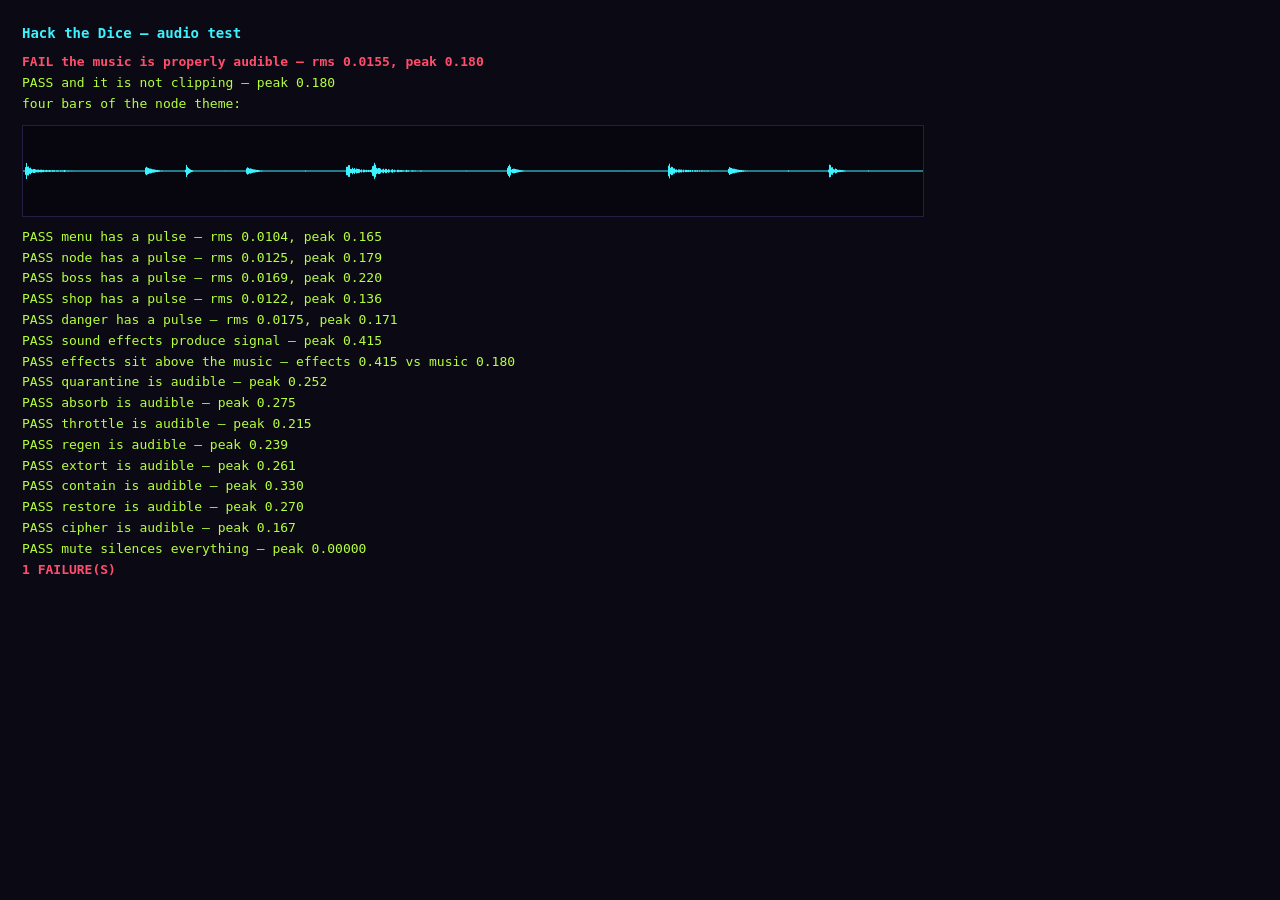
<file: tools/audio-test.html>
<!DOCTYPE html>
<html lang="en">
<head>
<meta charset="utf-8">
<title>Hack the Dice — audio test</title>
<style>
  body { background:#0b0a14; color:#dfe6ff; font:13px/1.6 ui-monospace, monospace; padding:14px; }
  h1 { font-size:14px; color:#3df2ff; margin:0 0 8px; }
  .pass { color:#b6ff3d; } .fail { color:#ff4d6d; font-weight:bold; }
  canvas { display:block; margin:10px 0; background:#07060f; border:1px solid #241e42; }
</style>
</head>
<body>
<h1>Hack the Dice — audio test</h1>
<div id="out">rendering…</div>

<script type="module">
/*
 * Renders the music and the sound effects into an OfflineAudioContext and
 * measures them.
 *
 * A browser without a sound card — a headless one, for instance — never starts
 * its audio clock, so a live check can only ever prove that nothing crashed.
 * Rendering offline produces real samples, which is the only way to answer the
 * questions that matter: is anything actually coming out, and is the music
 * sitting under the effects rather than over them?
 *
 * Append ?ping to mirror the result to the server log.
 */
import { initAudio, setMuted } from '../src/audio/synth.js';
import { sfx } from '../src/audio/sfx.js';
import { setMood, renderBars, MOOD_NAMES } from '../src/audio/music.js';

const out = document.getElementById('out');
const ping = location.search.includes('ping');
const sent = [];
let failures = 0;
function say(text, cls) {
  out.insertAdjacentHTML('beforeend', `<div class="${cls}">${text}</div>`);
  if (ping) sent.push(fetch('/__t/' + encodeURIComponent(text)).catch(() => {}));
}
function check(name, ok, detail = '') {
  if (!ok) failures++;
  say(`${ok ? 'PASS' : 'FAIL'} ${name}${detail ? ' — ' + detail : ''}`, ok ? 'pass' : 'fail');
}

const SR = 44100;

/** Render something into a fresh offline context and measure it. */
async function render(seconds, build) {
  const offline = new OfflineAudioContext(1, Math.ceil(SR * seconds), SR);
  initAudio(offline);
  setMuted(false);
  build();

  const buffer = await offline.startRendering();
  const samples = buffer.getChannelData(0);

  let sum = 0;
  let peak = 0;
  for (let i = 0; i < samples.length; i++) {
    sum += samples[i] * samples[i];
    peak = Math.max(peak, Math.abs(samples[i]));
  }
  return { rms: Math.sqrt(sum / samples.length), peak, samples };
}

/** Draw a waveform, so a person can see the shape of what was measured. */
function plot(samples, label) {
  const canvas = document.createElement('canvas');
  canvas.width = 900;
  canvas.height = 90;
  const ctx = canvas.getContext('2d');
  ctx.fillStyle = '#3df2ff';
  const stride = Math.floor(samples.length / canvas.width) || 1;
  for (let x = 0; x < canvas.width; x++) {
    let peak = 0;
    for (let i = 0; i < stride; i++) peak = Math.max(peak, Math.abs(samples[x * stride + i] || 0));
    const height = Math.max(1, peak * canvas.height);
    ctx.fillRect(x, (canvas.height - height) / 2, 1, height);
  }
  say(label, 'pass');
  out.appendChild(canvas);
}

out.innerHTML = '';

// ---- The music actually makes sound ----------------------------------------
const bars = await render(6, () => {
  setMood('node');
  renderBars(4, 0.01);
});
check('the music is properly audible', bars.peak > 0.2, `rms ${bars.rms.toFixed(4)}, peak ${bars.peak.toFixed(3)}`);
check('and it is not clipping', bars.peak <= 1.0, `peak ${bars.peak.toFixed(3)}`);
plot(bars.samples, 'four bars of the node theme:');

// ---- Every mood plays ------------------------------------------------------
for (const mood of MOOD_NAMES) {
  const rendered = await render(5, () => {
    setMood(mood);
    renderBars(2, 0.01);
  });
  check(`${mood} has a pulse`, rendered.rms > 0.008, `rms ${rendered.rms.toFixed(4)}, peak ${rendered.peak.toFixed(3)}`);
}

// ---- Effects are louder than the bed ---------------------------------------
const effects = await render(2, () => {
  sfx.hit();
  sfx.coin();
  sfx.bossOnline();
});
check('sound effects produce signal', effects.peak > 0.2, `peak ${effects.peak.toFixed(3)}`);
check('effects sit above the music', effects.peak > bars.peak,
  `effects ${effects.peak.toFixed(3)} vs music ${bars.peak.toFixed(3)}`);

// ---- Every boss sound is audible -------------------------------------------
for (const name of ['quarantine', 'absorb', 'throttle', 'regen', 'extort', 'contain', 'restore']) {
  const one = await render(1.2, () => sfx[name]());
  check(`${name} is audible`, one.peak > 0.02, `peak ${one.peak.toFixed(3)}`);
}
const cipher = await render(1.2, () => sfx.cipher(true));
check('cipher is audible', cipher.peak > 0.02, `peak ${cipher.peak.toFixed(3)}`);

// ---- Mute means silence ----------------------------------------------------
const muted = await render(3, () => {
  setMuted(true);
  setMood('boss');
  renderBars(2, 0.01);
  sfx.hit();
});
setMuted(false);
check('mute silences everything', muted.peak < 0.001, `peak ${muted.peak.toFixed(5)}`);

const summary = failures ? `${failures} FAILURE(S)` : 'AUDIO OK';
say(summary, failures ? 'fail' : 'pass');
if (ping) await Promise.all(sent);
</script>
</body>
</html>
</file>
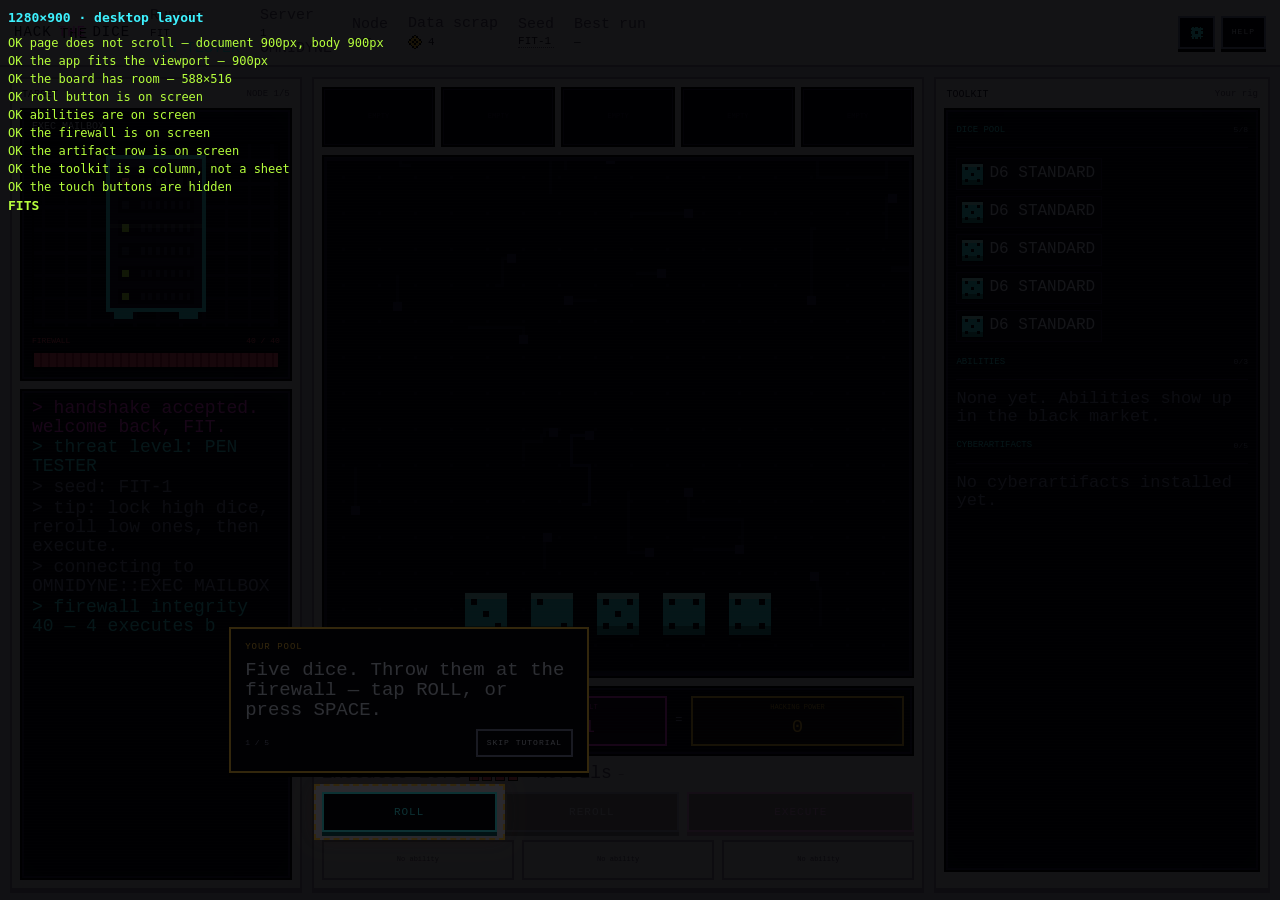
<file: tools/fit-test.html>
<!DOCTYPE html>
<html lang="en">
<head>
<meta charset="utf-8">
<meta name="viewport" content="width=device-width,initial-scale=1,maximum-scale=1,user-scalable=no,viewport-fit=cover">
<title>Hack the Dice — fit test</title>
<style>
  #fit {
    position: fixed; inset: 0; z-index: 9999; overflow: auto;
    background: #000000cc; color: #dfe6ff;
    font: 12px/1.5 ui-monospace, monospace; padding: 8px;
  }
  #fit .ok { color: #b6ff3d; }
  #fit .no { color: #ff4d6d; font-weight: bold; }
  #fit h1 { font-size: 13px; color: #3df2ff; margin: 0 0 6px; }
</style>
</head>
<body>
<script type="module">
/*
 * Checks that the game fits the window it is given, with nothing scrolling and
 * nothing important pushed off screen.
 *
 * This is a layout test, so the window size is the input: open it on a phone,
 * or resize the browser, or shoot it headless at a size —
 *
 *   firefox --headless --window-size 390,844 --screenshot /tmp/fit.png \
 *     "http://localhost:8000/tools/fit-test.html"
 *
 * The touch layout it exercises starts below 1120px wide; above that the report
 * simply describes the desktop layout instead.
 */
const { mountRealPage } = await import('./boot-page.js');
await mountRealPage({ position: 'afterbegin' });

await import('../src/main.js');

const { startNewRun } = await import('../src/game/session.js');
const { closeStartScreen } = await import('../src/ui/start-screen.js');
const { openSheet, closeSheet } = await import('../src/ui/sheets.js');
const { isTouchLayout } = await import('../src/ui/viewport.js');
const { els } = await import('../src/ui/dom.js');

// The boot opens the start screen; this test is about the game behind it.
closeStartScreen();
new MutationObserver(() => { if (!els.start.hidden) els.start.hidden = true; })
  .observe(els.start, { attributes: true, attributeFilter: ['hidden'] });

// Measure end states, not animations.
document.head.insertAdjacentHTML('beforeend',
  '<style>*{transition:none!important;animation:none!important}</style>');

startNewRun({ handle: 'FIT', difficulty: 'pen-tester', seed: 'FIT-1' });

const out = document.createElement('div');
out.id = 'fit';
document.body.appendChild(out);

let failures = 0;
const H = innerHeight;
const box = el => el.getBoundingClientRect();
const line = (label, ok, detail = '') => {
  if (!ok) failures++;
  out.insertAdjacentHTML('beforeend',
    `<div class="${ok ? 'ok' : 'no'}">${ok ? 'OK  ' : 'BAD '}${label}${detail ? ' — ' + detail : ''}</div>`);
};

out.insertAdjacentHTML('beforeend',
  `<h1>${innerWidth}×${H} · ${isTouchLayout() ? 'touch layout' : 'desktop layout'}</h1>`);

const app = document.getElementById('app');
line('page does not scroll',
  document.documentElement.scrollHeight <= H + 1 && document.body.scrollHeight <= H + 1,
  `document ${document.documentElement.scrollHeight}px, body ${document.body.scrollHeight}px`);
line('the app fits the viewport', Math.round(box(app).height) <= H + 1, `${Math.round(box(app).height)}px`);
line('the board has room', box(els.boardCanvas).height >= 110,
  `${Math.round(box(els.boardCanvas).width)}×${Math.round(box(els.boardCanvas).height)}`);
line('roll button is on screen', box(els.rollButton).bottom <= H + 1);
line('abilities are on screen', box(els.abilityBar).bottom <= H + 1);
line('the firewall is on screen', box(els.firewallBar).bottom <= H + 1);
line('the artifact row is on screen', box(els.artifactRow).bottom <= H + 1);

if (isTouchLayout()) {
  line('the toolkit is parked off screen', box(els.toolkit).top >= H - 4,
    `top ${Math.round(box(els.toolkit).top)}`);
  line('the log is parked off screen', box(els.log).top >= H - 4,
    `top ${Math.round(box(els.log).top)}`);

  openSheet('rig');
  line('the rig sheet slides in', box(els.toolkit).top < H - 60,
    `top ${Math.round(box(els.toolkit).top)}`);
  line('it fits on screen', box(els.toolkit).bottom <= H + 1);
  line('a backdrop covers the game', !els.sheetBackdrop.hidden);

  openSheet('log');
  line('the log sheet slides in', box(els.log).top < H - 60, `top ${Math.round(box(els.log).top)}`);

  closeSheet();
  line('sheets close again', els.sheetBackdrop.hidden && box(els.toolkit).top >= H - 4);
  line('the touch buttons are shown', getComputedStyle(els.rigButton).display !== 'none');
} else {
  line('the toolkit is a column, not a sheet', box(els.toolkit).top < H);
  line('the touch buttons are hidden', getComputedStyle(els.rigButton).display === 'none');
}

out.insertAdjacentHTML('beforeend',
  `<h1 class="${failures ? 'no' : 'ok'}">${failures ? failures + ' PROBLEM(S)' : 'FITS'}</h1>`);
if (location.search.includes('ping')) {
  await fetch('/__t/' + encodeURIComponent(
    `${innerWidth}x${H} ${isTouchLayout() ? 'touch' : 'desktop'}: ${failures ? failures + ' PROBLEM(S)' : 'FITS'}`))
    .catch(() => {});
}
</script>
</body>
</html>
</file>
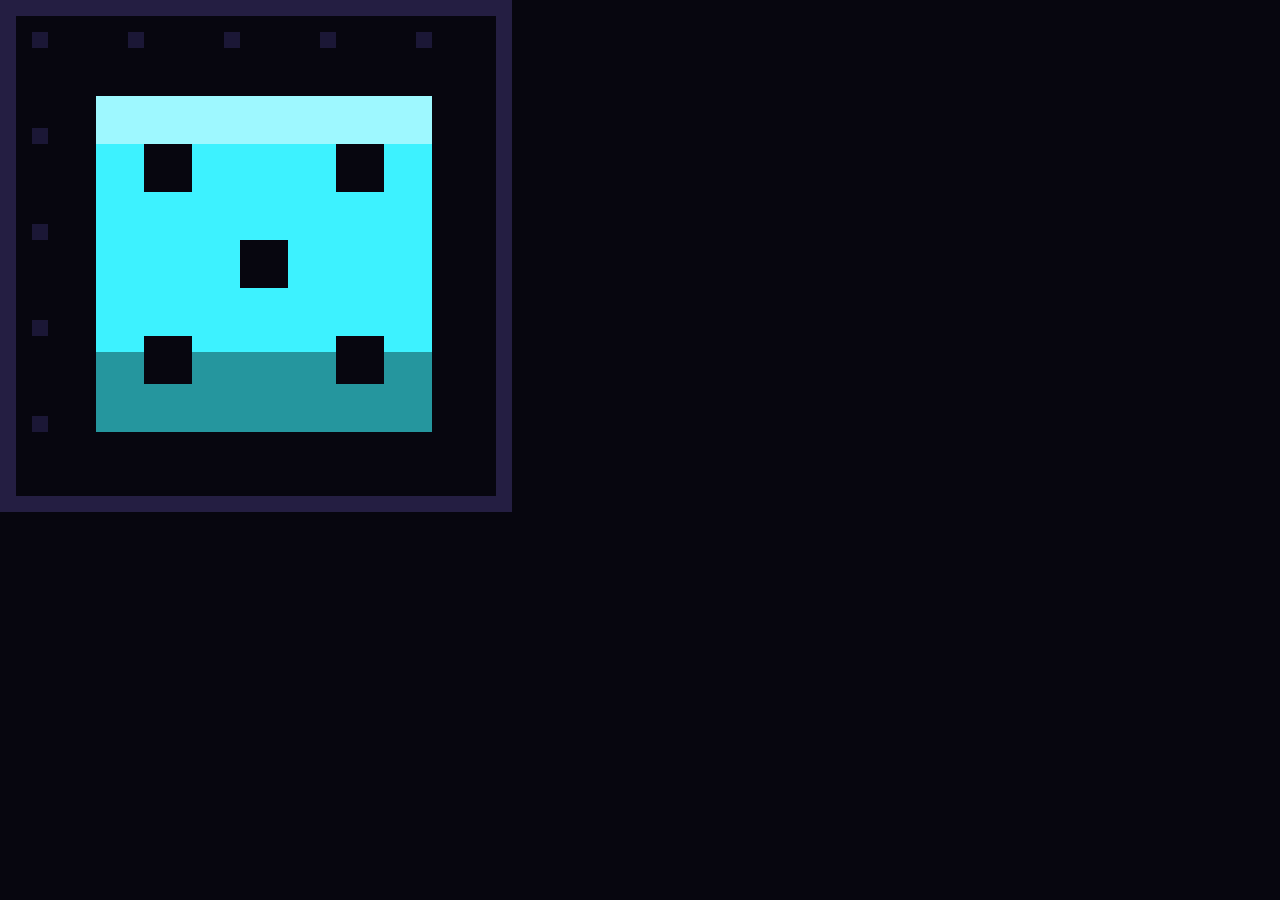
<file: tools/icon.html>
<!DOCTYPE html>
<html lang="en">
<head>
<meta charset="utf-8">
<title>Hack the Dice — icon</title>
<style>
/* The app icon: one die, drawn by the game's own sprite painter. 512x512. */
html, body { margin: 0; width: 512px; height: 512px; overflow: hidden; background: #07060f; }
canvas { display: block; width: 512px; height: 512px; image-rendering: pixelated; }
</style>
</head>
<body>
<canvas id="icon" width="32" height="32"></canvas>
<script type="module">
import { dieSprite } from '../src/render/die-sprites.js';

const canvas = document.getElementById('icon');
const ctx = canvas.getContext('2d');
ctx.imageSmoothingEnabled = false;

// A dark plate with a circuit dot grid, so the icon reads at small sizes.
ctx.fillStyle = '#07060f';
ctx.fillRect(0, 0, 32, 32);
ctx.fillStyle = '#1b1736';
for (let x = 2; x < 32; x += 6) for (let y = 2; y < 32; y += 6) ctx.fillRect(x, y, 1, 1);
ctx.fillStyle = '#241e42';
ctx.fillRect(0, 0, 32, 1); ctx.fillRect(0, 31, 32, 1);
ctx.fillRect(0, 0, 1, 32); ctx.fillRect(31, 0, 1, 32);

// The die itself, filling most of the tile.
ctx.drawImage(dieSprite('d6', 5), 0, 0, 16, 16, 4, 4, 24, 24);
</script>
</body>
</html>
</file>
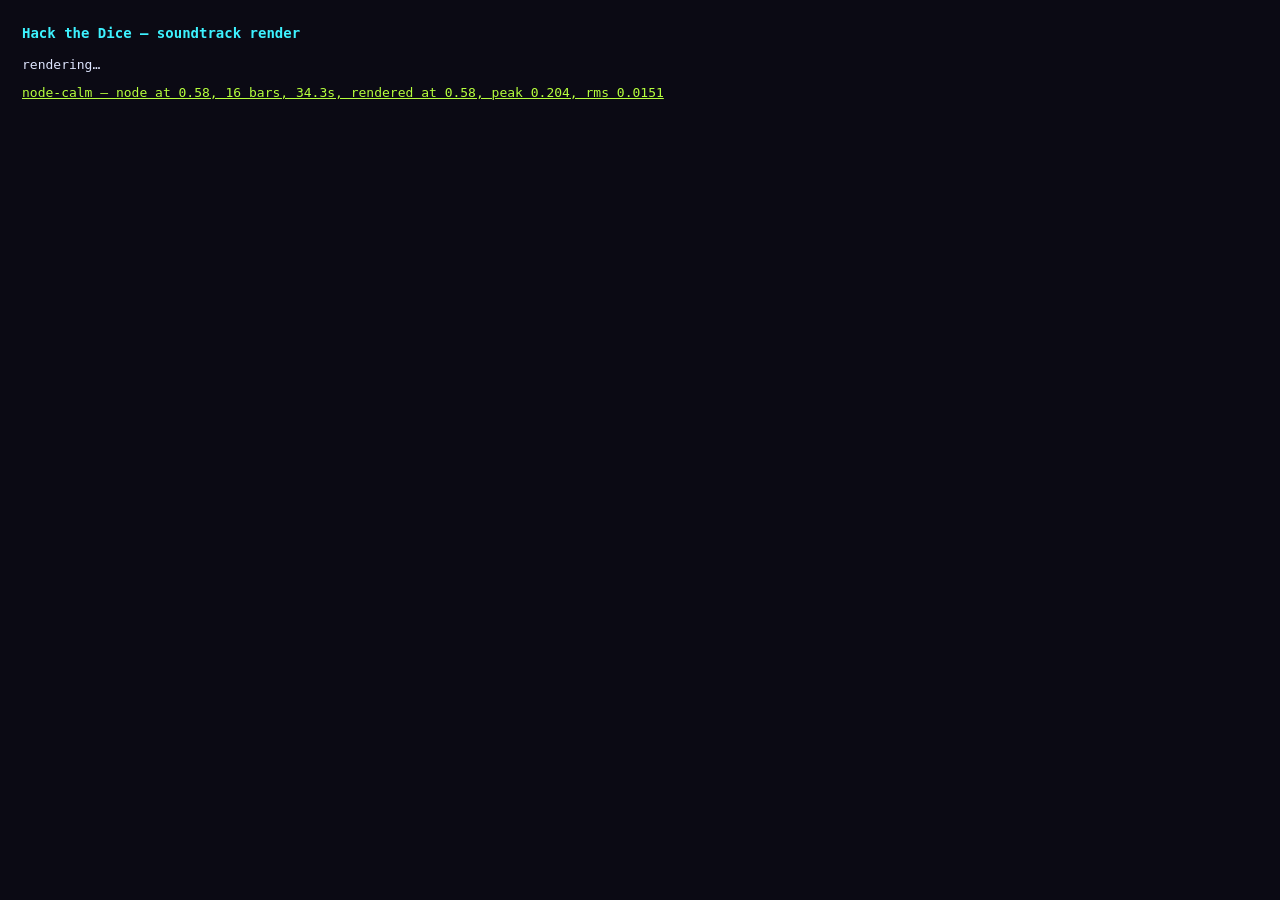
<file: tools/music-render.html>
<!DOCTYPE html>
<html lang="en">
<head>
<meta charset="utf-8">
<title>Hack the Dice — soundtrack render</title>
<style>
  body { background:#0b0a14; color:#dfe6ff; font:13px/1.7 ui-monospace, monospace; padding:14px; }
  h1 { font-size:14px; color:#3df2ff; margin:0 0 8px; }
  a { color:#b6ff3d; }
  .row { margin: 6px 0; }
</style>
</head>
<body>
<h1>Hack the Dice — soundtrack render</h1>
<div id="out">rendering…</div>

<script type="module">
/*
 * Renders the soundtrack to a WAV so it can be listened to.
 *
 * The music is generated rather than sampled, which makes it the one part of
 * the game that cannot be judged by reading it. The smoke suite can prove the
 * arrangement is long and that the layers switch in the right order; it cannot
 * tell anybody whether the result is pleasant, and the complaint that caused
 * the rewrite — that the old loop was irritating — was never going to be
 * answered by an assertion.
 *
 * So this renders real samples offline, which works in a headless browser
 * where live playback does not: a browser with no sound card never starts its
 * audio clock, so nothing is heard and nothing is measurable, but an
 * OfflineAudioContext still produces the numbers.
 *
 * Open it and click a link to listen. With ?post it uploads each excerpt to
 * tools/capture_server.py instead, which is how it is checked from a terminal:
 *
 *   python3 tools/capture_server.py . press/music 8712
 *   chrome --headless "http://127.0.0.1:8712/tools/music-render.html?post"
 */
import { initAudio, setMuted } from '../src/audio/synth.js';
import {
  setMood, setIntensity, renderBars, stopMusic, currentMood, currentIntensity,
} from '../src/audio/music.js';

const SR = 44100;
const out = document.getElementById('out');
const post = location.search.includes('post');

/*
 * One excerpt each of the things worth hearing: a mood at rest, the same mood
 * under pressure, and the two ends of the run. Sixteen bars because the point
 * being demonstrated is that it does not repeat, and a four-bar excerpt could
 * not show that either way.
 */
const TAKES = [
  { name: 'node-calm', mood: 'node', intensity: 0.58, bars: 16 },
  { name: 'node-pressed', mood: 'node', intensity: 0.95, bars: 16 },
  { name: 'boss', mood: 'boss', intensity: 0.8, bars: 16 },
  { name: 'menu', mood: 'menu', intensity: 0.3, bars: 16 },
  { name: 'danger', mood: 'danger', intensity: 0.95, bars: 16 },
];

/** A mono 16-bit WAV, so the result is something any player can open. */
function toWav(samples) {
  const buffer = new ArrayBuffer(44 + samples.length * 2);
  const view = new DataView(buffer);
  const ascii = (at, text) => [...text].forEach((ch, i) => view.setUint8(at + i, ch.charCodeAt(0)));

  ascii(0, 'RIFF');
  view.setUint32(4, 36 + samples.length * 2, true);
  ascii(8, 'WAVEfmt ');
  view.setUint32(16, 16, true);
  view.setUint16(20, 1, true);
  view.setUint16(22, 1, true);
  view.setUint32(24, SR, true);
  view.setUint32(28, SR * 2, true);
  view.setUint16(32, 2, true);
  view.setUint16(34, 16, true);
  ascii(36, 'data');
  view.setUint32(40, samples.length * 2, true);

  for (let i = 0; i < samples.length; i++) {
    const clamped = Math.max(-1, Math.min(1, samples[i]));
    view.setInt16(44 + i * 2, clamped * 32767, true);
  }
  return new Blob([buffer], { type: 'audio/wav' });
}

for (const [index, take] of TAKES.entries()) {
  // A fresh context per take, because the synth holds on to the one it is given
  // and a take has to start from silence.
  const offline = new OfflineAudioContext(1, Math.ceil(SR * 90), SR);
  initAudio(offline);
  setMuted(false);

  /*
   * Stop the live sequencer before writing anything.
   *
   * setMood() starts it, and its timer goes on firing between takes — into
   * whichever context the synth was last handed, easing the intensity towards
   * its target a bar at a time as it goes. The first version of this file left
   * it running, and every excerpt came out at an intensity somewhere between
   * the one it asked for and the one before it.
   */
  setMood(take.mood);
  stopMusic();
  setIntensity(take.intensity);
  const seconds = renderBars(take.bars, 0.01);

  const rendered = await offline.startRendering();
  const samples = rendered.getChannelData(0).slice(0, Math.ceil(SR * (seconds + 1)));

  let peak = 0;
  let sum = 0;
  for (const value of samples) {
    peak = Math.max(peak, Math.abs(value));
    sum += value * value;
  }
  const rms = Math.sqrt(sum / samples.length);

  const blob = toWav(samples);
  const line = `${take.name} — ${currentMood()} at ${take.intensity}, `
    + `${take.bars} bars, ${seconds.toFixed(1)}s, rendered at ${currentIntensity()}, `
    + `peak ${peak.toFixed(3)}, rms ${rms.toFixed(4)}`;

  if (post) {
    await fetch('/frame/' + index, { method: 'POST', body: blob });
    out.insertAdjacentHTML('beforeend', `<div class="row">${line}</div>`);
  } else {
    const url = URL.createObjectURL(blob);
    out.insertAdjacentHTML('beforeend',
      `<div class="row"><a href="${url}" download="${take.name}.wav">${line}</a></div>`);
  }
}

document.title = 'READY';
</script>
</body>
</html>
</file>
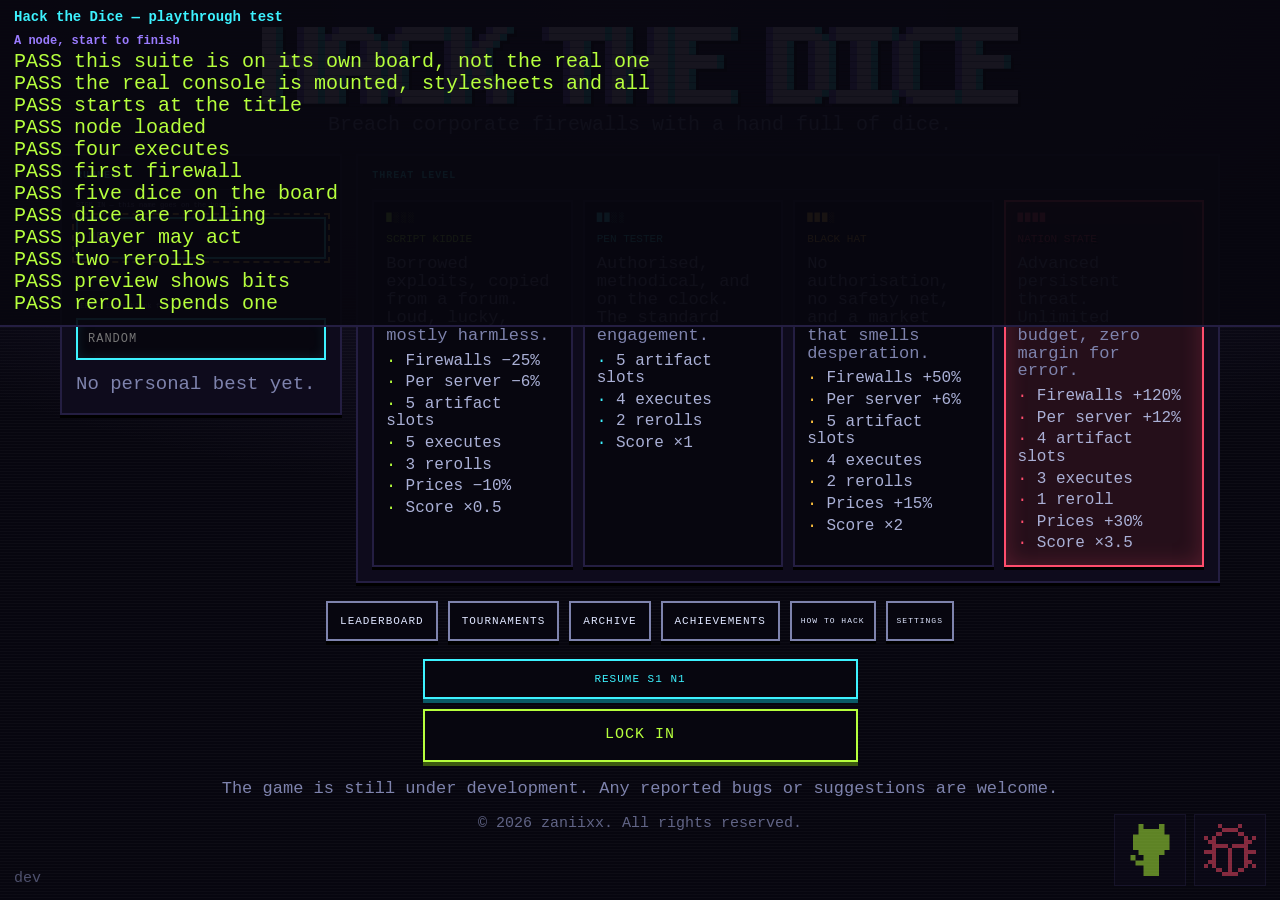
<file: tools/playthrough-test.html>
<!DOCTYPE html>
<html lang="en">
<head>
<meta charset="utf-8">
<title>Hack the Dice — playthrough test</title>
<style>
  body { background:#0b0a14; color:#dfe6ff; font:13px/1.5 ui-monospace, monospace; margin:0; }
  #report { position:fixed; inset:0 0 auto 0; z-index:999; background:#08070fee; padding:10px 14px;
            max-height:100vh; overflow:auto; border-bottom:2px solid #241e42; }
  #report h1 { font-size:14px; color:#3df2ff; margin:0 0 8px; }
  #report h2 { font-size:12px; color:#9a7bff; margin:10px 0 2px; }
  .pass { color:#b6ff3d; }
  .fail { color:#ff4d6d; font-weight:bold; }
  .total { font-size:14px; margin-top:10px; }
</style>
</head>
<body>
<div id="report"><h1>Hack the Dice — playthrough test</h1><div id="lines">running...</div></div>

<script type="module">
/*
 * End-to-end test. It loads the real markup from index.html, boots the real
 * game, and drives it through a node, the three boss rules, a trace, a
 * migration, and a save/resume round trip.
 *
 * Open it through a static server (see the README). Append ?ping to also mirror
 * each result to the server log, which is how it is run headlessly.
 *
 * The player's saved run and personal best are stashed and restored, so running
 * this does not cost anyone their progress.
 */
const report = document.getElementById('lines');
const ping = location.search.includes('ping');
const sent = [];
let failures = 0;

function say(html, cls = '') {
  report.insertAdjacentHTML('beforeend', `<div class="${cls}">${html}</div>`);
  if (ping) sent.push(fetch('/__t/' + encodeURIComponent(html.replace(/<[^>]+>/g, ''))).catch(() => {}));
}
function section(title) {
  report.insertAdjacentHTML('beforeend', `<h2>${title}</h2>`);
}
function check(name, actual, expected) {
  const ok = JSON.stringify(actual) === JSON.stringify(expected);
  if (!ok) failures++;
  say(`${ok ? 'PASS' : 'FAIL'} ${name}` +
    (ok ? '' : ` — got ${JSON.stringify(actual)}, want ${JSON.stringify(expected)}`),
    ok ? 'pass' : 'fail');
}
window.onerror = (message, file, lineNo) => { failures++; say(`ERROR ${message} @${lineNo}`, 'fail'); };
addEventListener('unhandledrejection', event => {
  failures++;
  say(`REJECTION ${(event.reason && event.reason.stack) || event.reason}`, 'fail');
});

// Keep the player's progress out of this.
const savedStorage = { ...localStorage };
const restoreStorage = () => {
  localStorage.clear();
  for (const [key, value] of Object.entries(savedStorage)) localStorage.setItem(key, value);
};

/*
 * A board of its own, on a fake address.
 *
 * This suite traces runs, and a traced run banks a score. Pointed at the real
 * board that would put test runs on the live leaderboard, where nothing can
 * delete them. Installed before any import, because services/config.js reads
 * the board URL once, at load.
 */
const { installFakeBoard, FAKE_BOARD_URL } = await import('./fake-board.js');
const fakeBoard = installFakeBoard();
localStorage.setItem('htd_api_base', FAKE_BOARD_URL);

// Contracts start unearned, or a suite run on the machine that has been playing
// the game would pass by having earned them months ago. restoreStorage() above
// puts the real ones back when this finishes.
localStorage.removeItem('htd_contracts_v1');

// Boot the real page: its markup, its stylesheets, its entry point.
const { mountRealPage } = await import('./boot-page.js');
const mounted = await mountRealPage();

await import('../src/main.js');

const { settings } = await import('../src/core/settings.js');
// Namespace import, not a destructure: `run` is a live binding that starting a
// new run replaces, and a destructured copy would go stale.
const state = await import('../src/game/state.js');
const { startNewRun, beginNode, resumeRun } = await import('../src/game/session.js');
const { rollDice, rerollDice, onDiceSettled, refreshPreview, useAbility } = await import('../src/game/turn.js');
const { executePayload } = await import('../src/game/execute.js');
const contracts = await import('../src/game/achievements.js');
const { buyItem, sellItem, refreshShop, generateShop, reorderArtifacts } = await import('../src/game/shop.js');
const { isDraggingArtifacts, justDragged } = await import('../src/ui/artifact-drag.js');
const { loadSavedRun, saveRun } = await import('../src/game/save.js');
const { isLeakDraining, tickMemoryLeak } = await import('../src/game/memory-leak.js');
const board = await import('../src/engine/dice-board.js'); // `dice` is a live binding too
const { nodeHP } = await import('../src/data/enemies.js');
const { artifactSlots, priceOf, sellValueOf } = await import('../src/game/difficulty.js');
const { ARTIFACTS } = await import('../src/data/artifacts.js');
const market = await import('../src/ui/market.js');
const { bossOnNodeStart } = await import('../src/game/boss-rules.js');
const { isCutsceneOpen, closeCutscene } = await import('../src/ui/cutscene.js');
const { BOSSES } = await import('../src/data/bosses.js');
const { els } = await import('../src/ui/dom.js');
const { updateUI } = await import('../src/ui/hud.js');
const archive = await import('../src/game/archive.js');
const { archiveHTML } = await import('../src/ui/archive-view.js');

/** Skip the tumble: drop the dice where they are and hand control back. */
const settle = () => { board.forceSettleAll(); onDiceSettled(); };
const setFaces = values => board.dice.forEach((die, i) => { die.value = die.shownValue = values[i % values.length]; });

try {
  report.innerHTML = '';
  settings.speed = 4; // run the scoring animation at 4x

  section('A node, start to finish');
  const { API_BASE } = await import('../src/services/config.js');
  check('this suite is on its own board, not the real one', API_BASE, FAKE_BOARD_URL);
  /*
   * And on the real page. A suite that mounts nothing still runs, and reports
   * nothing, which reads as a passing suite from a distance — so the console
   * being here is a check like any other.
   */
  check('the real console is mounted, stylesheets and all',
    [mounted.stylesheets > 0, !!document.getElementById('app'), !!document.getElementById('start'),
      !!document.getElementById('boot')],
    [true, true, true, false]);

  check('starts at the title', state.run.phase, 'title');
  startNewRun();
  check('node loaded', state.run.phase, 'ready');
  check('four executes', state.run.executes, 4);
  check('first firewall', state.run.enemy.max, 40);
  check('five dice on the board', board.dice.length, 5);

  rollDice();
  check('dice are rolling', state.run.phase, 'rolling');
  settle();
  check('player may act', state.run.phase, 'manip');
  check('two rerolls', state.run.rerolls, 2);
  check('preview shows bits', Number(els.bits.textContent.replace(/,/g, '')) > 0, true);
  rerollDice();
  check('reroll spends one', state.run.rerolls, 1);
  settle();

  // A firewall too big to break, so the execute resolves without breaching.
  state.run.enemy.hp = state.run.enemy.max = 1e6;
  await executePayload();
  check('damage was dealt', state.run.stats.dmg > 0, true);
  check('execute was spent', state.run.executes, 3);
  check('ready for the next roll', state.run.phase, 'ready');

  section('Breach and market');
  const scrapBefore = state.run.scrap;
  state.run.enemy.hp = 1;
  rollDice();
  settle();
  await executePayload();
  check('breached into the market', state.run.phase, 'shop');
  check('the market opened itself over the board', market.isMarketOpen(), true);
  check('and it is really on screen', els.market.hidden, false);
  check('the breach button sits below the toolkit',
    els.nextNodeButton.closest('.panel-actions') !== null, true);
  check('and is offered while the market is open', els.nextNodeButton.hidden, false);
  check('node advanced', state.run.node, 2);
  check('breach was counted', state.run.stats.nodes, 1);
  /*
   * And the contract for it is done.
   *
   * Checked here rather than against the predicate — data/achievements.js is
   * tested on its own in the smoke suite — because what can actually break is
   * the wiring: a moment hooked in the wrong place, or hooked and never called.
   */
  check('breaching a node completes the contract for it',
    contracts.isEarned('firstblood'), true);
  check('and not one for something that has not happened',
    contracts.isEarned('deeprun'), false);
  check('scrap harvested', state.run.scrap > scrapBefore, true);
  check('market has offers', state.run.shop.length, 4);
  check('run was saved', !!loadSavedRun(), true);

  state.run.scrap = 99;
  const ownedBefore = state.run.artifacts.length + state.run.dice.length + state.run.abilities.length;
  buyItem(0);
  check('bought the first offer', state.run.artifacts.length + state.run.dice.length + state.run.abilities.length, ownedBefore + 1);
  check('scrap was spent', state.run.scrap < 99, true);
  const afterBuy = state.run.scrap;
  refreshShop();
  check('refresh cost scrap', state.run.scrap < afterBuy, true);
  check('refresh restocked', state.run.shop.length, 4);
  const diceBefore = state.run.dice.length;
  sellItem('die', 0);
  check('sold a die', state.run.dice.length, diceBefore - 1);

  // Closing it stays closed: the player is looking at their rig on purpose.
  market.closeMarket();
  updateUI();
  check('a closed market stays closed', market.isMarketOpen(), false);
  market.openMarket();
  check('and MARKET opens it again', market.isMarketOpen(), true);

  check('the market button is offered between nodes', els.marketButton.hidden, false);

  beginNode();
  check('starting a node closes the market', market.isMarketOpen(), false);
  check('and takes the breach button away', els.nextNodeButton.hidden, true);
  check('and the market button with it', els.marketButton.hidden, true);
  check('second node ready', state.run.phase, 'ready');
  check('second firewall', state.run.enemy.max, nodeHP(1, 2));

  section('Artifact slots and editions');
  startNewRun({ handle: 'ANON', difficulty: 'pen-tester', seed: 'STAMP-1' });
  check('a fresh rig holds five artifacts', artifactSlots(), 5);

  // Fill the rig, then try to buy past it.
  state.run.phase = 'shop';
  state.run.scrap = 999;
  state.run.artifacts = ['overclock', 'sniffer', 'parity', 'brute', 'trojan'];
  state.run.shop = [{ kind: 'art', id: 'cache' }];
  buyItem(0);
  check('a full rig refuses a sixth artifact', state.run.artifacts.length, 5);

  // NEGATIVE brings its own slot, so it fits where nothing else would.
  state.run.shop = [{ kind: 'art', id: 'cache', edition: 'negative' }];
  buyItem(0);
  check('negative fits into a full rig', state.run.artifacts.length, 6);
  check('and widens it', artifactSlots(), 6);
  check('the stamp was recorded', state.run.editions.cache, 'negative');

  // A stamp is priced on top of the artifact, and refunded on top of it too.
  check('a stamped artifact costs more',
    priceOf(ARTIFACTS.hash, 'prismatic') > priceOf(ARTIFACTS.hash), true);
  check('selling a stamped artifact pays for the stamp',
    sellValueOf(ARTIFACTS.cache, 'negative') > sellValueOf(ARTIFACTS.cache), true);

  const scrapBeforeSell = state.run.scrap;
  sellItem('art', 5);
  check('selling it takes the slot back', artifactSlots(), 5);
  check('and the stamp with it', state.run.editions.cache, undefined);
  check('it paid out', state.run.scrap > scrapBeforeSell, true);

  // A stamp pays into the execute alongside the artifact it sits on.
  state.run.artifacts = ['quantum'];
  state.run.editions = { quantum: 'overclocked' };
  state.run.enemy = null;
  beginNode();
  state.run.enemy.hp = state.run.enemy.max = 1e9;
  rollDice();
  settle();
  setFaces([4, 4, 4, 4, 4]);
  await executePayload();
  // 20 bits, mult (1 + 4 from OVERCLOCKED) x2 from QUANTUM CORE = 200.
  check('an overclocked artifact pays its rider', state.run.stats.biggest, 200);

  state.run.editions = { quantum: 'prismatic' };
  state.run.phase = 'ready';
  rollDice();
  settle();
  setFaces([4, 4, 4, 4, 4]);
  await executePayload();
  // 20 bits x2 from QUANTUM CORE x1.5 from PRISMATIC = 60, where the same
  // artifact stamped OVERCLOCKED landed 200: a flat rider is worth more than a
  // multiplying one until the rest of the rig has some Mult to multiply.
  check('a prismatic rider multiplies last',
    Number(els.power.textContent.replace(/,/g, '')), 60);

  section('Boss protocols');
  startNewRun();
  state.run.enemy.boss = 'antivirus';
  rollDice();
  settle();
  check('antivirus quarantines one', board.dice.filter(die => die.quarantined).length, 1);

  state.run.enemy.boss = 'watchdog';
  board.dice.forEach(die => { die.quarantined = false; });
  setFaces([2]);
  refreshPreview();
  check('watchdog absorbs low dice', els.bits.textContent, '0');
  setFaces([6]);
  refreshPreview();
  check('watchdog spares high dice', els.bits.textContent, String(6 * board.dice.length));

  state.run.enemy.boss = 'encryption';
  state.run.enemy.hp = state.run.enemy.max = 1e6;
  state.run.executes = state.run.maxExecutes = 4;
  setFaces([1, 2, 3, 4, 5]); // no pair: the cipher shield holds
  const beforeCipher = state.run.stats.dmg;
  await executePayload();
  check('cipher shield absorbs 90%', state.run.stats.dmg - beforeCipher, Math.floor(15 * 0.1));

  section('The boss cutscene');
  startNewRun({ handle: 'ANON', difficulty: 'pen-tester', seed: 'CUT-1' });
  check('an ordinary node has no cutscene', isCutsceneOpen(), false);

  state.run.node = 5;
  beginNode();
  check('a protocol introduces itself', isCutsceneOpen(), true);
  check('it names the boss', els.cutName.textContent, BOSSES[state.run.enemy.boss].name);
  check('and states the rule it will enforce', els.cutRule.textContent, BOSSES[state.run.enemy.boss].rule);
  check('it says something of its own', els.cutLine.textContent.length > 0, true);

  closeCutscene();
  check('and it can be dismissed', isCutsceneOpen(), false);

  section('The other boss protocols');

  // RATE LIMITER: only the best three dice are allowed to score.
  state.run.enemy.boss = 'throttle';
  state.run.enemy.hp = state.run.enemy.max = 1e6;
  state.run.executes = state.run.maxExecutes = 4;
  state.run.phase = 'ready';
  rollDice();
  settle();
  setFaces([6, 5, 4, 3, 2]);
  refreshPreview();
  check('rate limiter scores only the best three', els.bits.textContent, '15');

  // PROXY WRAITH: rebuilds its firewall after every execute.
  state.run.enemy.boss = 'wraith';
  state.run.enemy.hp = 500000;
  const beforeRegen = state.run.enemy.hp;
  setFaces([1, 1, 1, 1, 1]); // a scratch, so the regen is what moves the bar
  await executePayload();
  check('proxy wraith rebuilds its firewall', state.run.enemy.hp > beforeRegen, true);

  // RANSOMWARE VAULT: pays out of your scrap, or hardens.
  state.run.enemy.boss = 'ransomware';
  state.run.enemy.hp = state.run.enemy.max = 1e6;
  state.run.scrap = 10;
  state.run.executes = state.run.maxExecutes = 4;
  state.run.phase = 'ready';
  rollDice();
  settle();
  setFaces([5, 5, 5, 5, 5]);
  const beforePaid = state.run.stats.dmg;
  await executePayload();
  check('ransomware takes its fee', state.run.scrap, 7);
  check('a paid execute lands in full', state.run.stats.dmg - beforePaid, 25);

  state.run.scrap = 0;
  state.run.phase = 'ready';
  rollDice();
  settle();
  setFaces([5, 5, 5, 5, 5]);
  const beforeUnpaid = state.run.stats.dmg;
  await executePayload();
  check('an unpaid execute is halved', state.run.stats.dmg - beforeUnpaid, 12);

  // SANDBOX: no charges on this node.
  state.run.abilities = ['bitshift'];
  state.run.charges = { bitshift: 1 };
  state.run.enemy.boss = 'sandbox';
  bossOnNodeStart();
  check('sandbox contains your abilities', state.run.charges.bitshift, 0);

  // REVENANT: refuses the first killing blow.
  state.run.enemy.boss = 'revenant';
  state.run.enemy.max = 1000;
  state.run.enemy.hp = 1;
  state.run.enemy.restored = false;
  state.run.executes = state.run.maxExecutes = 4;
  state.run.phase = 'ready';
  rollDice();
  settle();
  await executePayload();
  check('revenant refuses the first breach', state.run.enemy.hp, 400);
  check('and the node carries on', state.run.phase, 'ready');

  state.run.enemy.hp = 1;
  rollDice();
  settle();
  await executePayload();
  check('the second time it stays down', state.run.phase, 'shop');

  // Leave a clean, live node for the section that follows.
  startNewRun({ handle: 'ANON', difficulty: 'pen-tester' });
  state.run.enemy.hp = state.run.enemy.max = 1e6;

  section('Losing, and moving up');
  state.run.executes = 1;
  state.run.phase = 'ready';
  rollDice();
  settle();
  await executePayload();
  check('trace ends the run', state.run.phase, 'over');
  check('save was cleared', loadSavedRun(), null);

  startNewRun({ handle: 'ANON', difficulty: 'pen-tester', seed: 'MIGRATE' });
  state.run.node = 5;
  beginNode();
  check('node five is a boss', !!state.run.enemy.boss, true);
  check('boss rule is shown', els.bossRule.textContent.length > 0, true);

  // Which protocol guards it comes from the seed, and the protocols have their
  // own section. Migration is what is under test here, so pin a boss that does
  // not refuse a killing blow or rebuild itself afterwards — otherwise this
  // passes or fails on whichever one the seed dealt.
  state.run.enemy.boss = 'antivirus';
  state.run.enemy.hp = 1;
  rollDice();
  settle();
  setFaces([6, 6, 6, 6, 6]);
  await executePayload();
  check('migrated up a server', state.run.server, 2);
  check('back to node one', state.run.node, 1);
  check('opens in the market', state.run.phase, 'shop');

  section('Special dice, abilities and the leak');
  startNewRun();
  state.run.dice = ['virus', 'amp', 'qubit', 'mirror', 'd12'];
  board.setDicePool(state.run.dice);
  state.run.artifacts = ['overclock', 'brute', 'quantum', 'recursive', 'memleak'];
  state.run.abilities = ['bitshift', 'overdrive', 'rootkit'];
  state.run.charges = { bitshift: 1, overdrive: 1, rootkit: 1 };
  state.run.enemy.hp = state.run.enemy.max = 1e9;

  rollDice();
  settle();
  board.dice.forEach(die => { die.value = die.shownValue = die.type === 'd12' ? 11 : 5; });
  useAbility('bitshift');
  check('bit shift raised every die', board.dice.every(die => die.value === (die.type === 'd12' ? 12 : 6)), true);
  check('bit shift spent its charge', state.run.charges.bitshift, 0);
  useAbility('overdrive');
  check('overdrive is armed', state.run.overdrive, 2);
  useAbility('rootkit');
  check('rootkit added an execute', state.run.executes, 5);

  const beforeRig = state.run.stats.dmg;
  await executePayload();
  check('special dice scored', state.run.stats.dmg > beforeRig, true);
  check('multipliers stacked up', Number(els.mult.textContent) > 1, true);
  check('overdrive was consumed', state.run.overdrive, 1);
  check('memory leak is draining', isLeakDraining(), true);
  const hpBeforeLeak = state.run.enemy.hp;

  // The bar has to come down as the leak drains, not sit still and jump at the
  // end: a stepped transition restarted every frame never advances a step.
  state.run.phase = 'ready';
  const widthBeforeLeak = els.firewallFill.style.width;
  for (let i = 0; i < 40; i++) tickMemoryLeak(0.05);

  check('memory leak drains the firewall', state.run.enemy.hp < hpBeforeLeak, true);
  check('a draining bar drops its transition',
    els.firewallBar.classList.contains('draining'), true);
  check('and the fill came down with it',
    els.firewallFill.style.width !== widthBeforeLeak, true);

  // An ordinary hit still animates, so a big one reads as a chunk taken out.
  updateUI();
  check('an ordinary update animates again',
    els.firewallBar.classList.contains('draining'), false);

  state.run.phase = 'shop';
  sellItem('art', 0);
  check('sold an artifact', state.run.artifacts.length, 4);
  sellItem('abil', 0);
  check('sold an ability', state.run.abilities.length, 2);

  section('It reads as a game, not a page');
  state.run.artifacts = ['quantum', 'botnet', 'brute'];
  updateUI();
  const styleOf = (el, prop) => getComputedStyle(el).getPropertyValue(prop).trim();

  for (const [what, el] of [
    ['the artifact row', els.artifactRow],
    ['a slot', els.artifactRow.querySelector('.art[data-id]')],
    ['the console log', els.log],
    ['the scoreboard', els.bits],
    ['the toolkit', els.toolkit],
  ]) check(what + ' cannot be selected', styleOf(el, 'user-select'), 'none');

  check('sprites cannot be dragged off the page',
    styleOf(els.artifactRow.querySelector('.art img'), '-webkit-user-drag'), 'none');
  check('and neither can the board', styleOf(els.boardCanvas, '-webkit-user-drag'), 'none');
  check('taps do not flash',
    styleOf(document.documentElement, '-webkit-tap-highlight-color'), 'rgba(0, 0, 0, 0)');

  // A native drag is refused outright, which is what Firefox needs.
  const refusesDrag = el => {
    const event = new Event('dragstart', { bubbles: true, cancelable: true });
    el.dispatchEvent(event);
    return event.defaultPrevented;
  };
  check('an image will not start a drag',
    refusesDrag(els.artifactRow.querySelector('.art img')), true);

  section('Artifact order');
  startNewRun({ handle: 'ANON', difficulty: 'pen-tester', seed: 'ORDER-1' });

  // BOTNET is +1 Mult per die, QUANTUM CORE is x2. Five d6 showing 4 = 20 bits.
  async function damageWith(order) {
    state.run.artifacts = [...order];
    state.run.editions = {};
    state.run.dice = ['d6', 'd6', 'd6', 'd6', 'd6'];
    board.setDicePool(state.run.dice);
    state.run.enemy.hp = state.run.enemy.max = 1e9;
    state.run.executes = state.run.maxExecutes = 9;
    state.run.phase = 'ready';
    rollDice();
    settle();
    setFaces([4]);
    const before = state.run.stats.dmg;
    await executePayload();
    return state.run.stats.dmg - before;
  }

  // Each slot finishes before the next starts, so +Mult only gets multiplied
  // by the xMult sitting to its right.
  check('flat before times pays 20 x (1+5) x2', await damageWith(['botnet', 'quantum']), 240);
  check('times before flat pays 20 x ((1x2)+5)', await damageWith(['quantum', 'botnet']), 140);
  check('a third artifact follows the same rule',
    await damageWith(['brute', 'botnet', 'quantum']), 45 * 6 * 2);

  state.run.artifacts = ['quantum', 'botnet'];
  reorderArtifacts(['botnet', 'quantum']);
  check('reordering applies', state.run.artifacts, ['botnet', 'quantum']);
  reorderArtifacts(['botnet']);
  check('a partial order keeps what it did not mention',
    state.run.artifacts, ['botnet', 'quantum']);
  reorderArtifacts(['ghost', 'quantum', 'botnet']);
  check('and an order naming what is not installed is ignored',
    state.run.artifacts, ['quantum', 'botnet']);

  // Dragging the row is how a player does it.
  state.run.artifacts = ['quantum', 'botnet', 'brute'];
  updateUI();
  const slotIds = () => [...els.artifactRow.querySelectorAll('.art[data-id]')].map(el => el.dataset.id);
  const pointer = (type, x, y) => new PointerEvent(type,
    { clientX: x, clientY: y, bubbles: true, pointerId: 1, button: 0, isPrimary: true });
  const slotBox = i => els.artifactRow.querySelectorAll('.art')[i].getBoundingClientRect();

  getSelection().removeAllRanges();
  const first = slotBox(0);
  const last = slotBox(2);
  const alongY = first.top + first.height / 2;
  els.artifactRow.querySelector('.art[data-id]')
    .dispatchEvent(pointer('pointerdown', first.left + first.width / 2, alongY));
  els.artifactRow.dispatchEvent(pointer('pointermove', first.left + first.width / 2 + 3, alongY + 1));
  check('a press that barely moves stays a tap', isDraggingArtifacts(), false);

  els.artifactRow.dispatchEvent(pointer('pointermove', last.left + last.width - 2, alongY));
  check('a real move becomes a drag', isDraggingArtifacts(), true);
  check('and the row reorders under the pointer', slotIds(), ['botnet', 'brute', 'quantum']);

  els.artifactRow.dispatchEvent(pointer('pointerup', last.left + last.width - 2, alongY));
  check('dropping it reorders the rig', state.run.artifacts, ['botnet', 'brute', 'quantum']);
  check('and the drag highlighted nothing', getSelection().toString(), '');
  check('the drop is not also a tap', justDragged(), true);
  check('and a repaint keeps the order', (updateUI(), slotIds()), ['botnet', 'brute', 'quantum']);

  section('The archive');
  archive.forgetAll();
  check('a fresh device has met nothing',
    archive.ARCHIVE_SECTIONS.map(s => archive.progressOf(s).seen), [0, 0, 0, 0]);

  startNewRun({ handle: 'ANON', difficulty: 'pen-tester', seed: 'ARCHIVE-1' });
  check('the pool it starts with counts', archive.isDiscovered('die', 'd6'), true);
  check('and nothing it has not seen does', archive.isDiscovered('die', 'd20'), false);

  // Being offered something is meeting it, whether or not it is bought.
  state.run.phase = 'shop';
  state.run.scrap = 0;
  generateShop();
  check('every offer is archived',
    state.run.shop.every(item => archive.isDiscovered(item.kind, item.id)), true);

  const archived = archiveHTML();
  check('found entries are named', archived.includes('D6 STANDARD'), true);
  check('and the rest are a blank', archived.includes('UNKNOWN'), true);
  check('which does not name them', archived.includes('MOORE'), false);

  archive.revealAll();
  check('revealing fills every section',
    archive.ARCHIVE_SECTIONS.every(s => {
      const progress = archive.progressOf(s);
      return progress.seen === progress.total;
    }), true);
  check('and leaves no blanks on the screen', archiveHTML().includes('UNKNOWN'), false);
  archive.forgetAll();

  section('Saving and resuming');
  state.run.phase = 'ready';
  state.run.server = 3;
  state.run.node = 4;
  state.run.scrap = 42;
  saveRun();
  const saved = loadSavedRun();
  check('save recorded progress', [saved.server, saved.node, saved.scrap], [3, 4, 42]);
  resumeRun(saved);
  check('resumed the server', state.run.server, 3);
  check('resumed into a node', state.run.phase, 'ready');
  check('resumed enemy exists', !!state.run.enemy, true);

  state.run.artifacts = ['quantum', 'cache'];
  state.run.editions = { quantum: 'prismatic', cache: 'negative' };
  saveRun();
  resumeRun(loadSavedRun());
  check('editions survive a save', state.run.editions,
    { quantum: 'prismatic', cache: 'negative' });
  check('and the slot they brought with them', artifactSlots(), 6);

  state.run.phase = 'shop';
  saveRun();
  resumeRun(loadSavedRun());
  check('a market save resumes in the market', state.run.phase, 'shop');
  check('market has offers', state.run.shop.length > 0, true);

  resumeRun({
    v: 1, server: 1, node: 1, scrap: 5,
    dice: ['d6', 'nonsense'], artifacts: ['ghost', 'bogus'], abilities: ['nope'],
    stacks: {}, editions: { bogus: 'prismatic', ghost: 'holographic' },
    stats: { dmg: 0, nodes: 0, biggest: 0 }, at: 'node', shop: [],
  });
  check('unknown dice dropped', state.run.dice, ['d6', 'd6', 'd6']);
  check('unknown artifacts dropped', state.run.artifacts, ['ghost']);
  check('unknown abilities dropped', state.run.abilities, []);
  check('editions for dropped artifacts go too', state.run.editions, {});
  check('ghost protocol grants an execute', state.run.executes, 5);

  say(failures ? `${failures} FAILURE(S)` : 'ALL CHECKS PASSED',
    (failures ? 'fail' : 'pass') + ' total');
} catch (error) {
  // Firefox leaves the message out of .stack, so print both.
  say(`THREW: ${error && error.message ? error.message + ' — ' : ''}${(error && error.stack) || error}`, 'fail');
} finally {
  restoreStorage();
  fakeBoard.restore();
  if (ping) await Promise.all(sent);
}
</script>
</body>
</html>
</file>
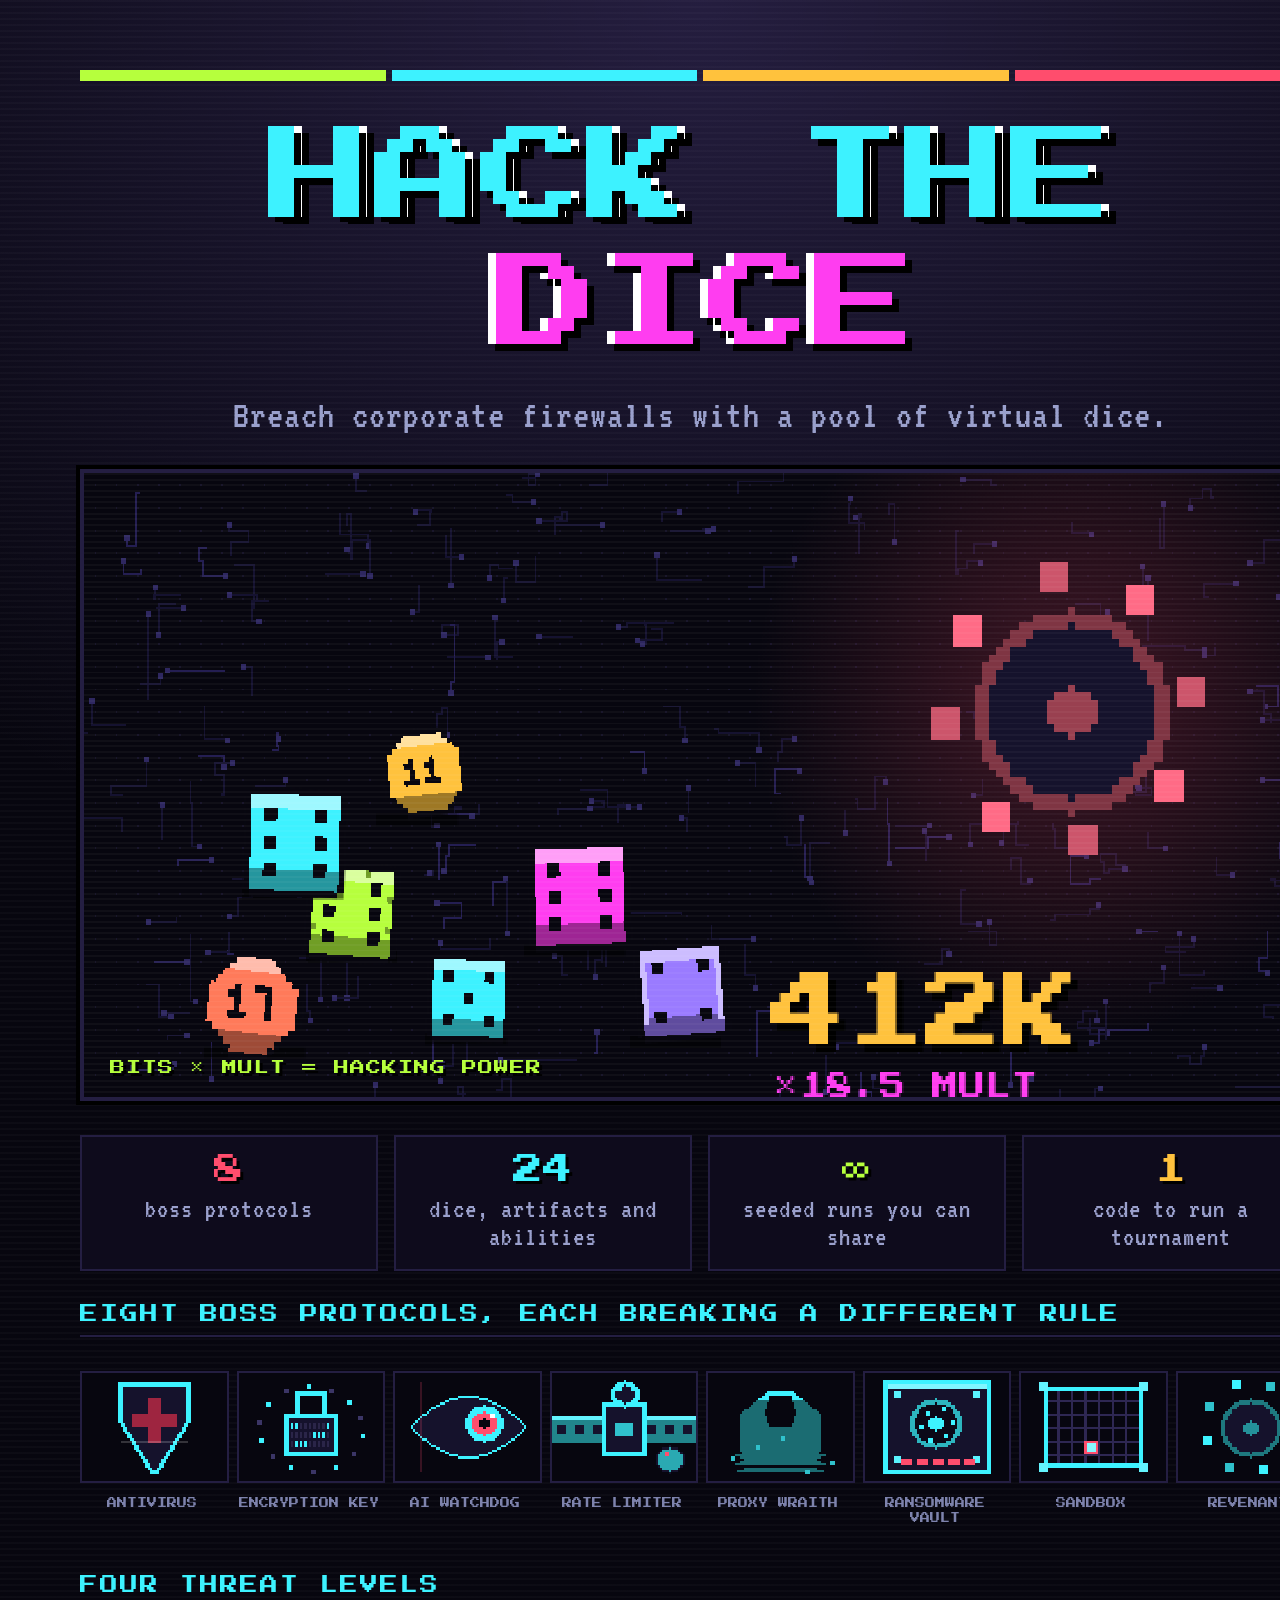
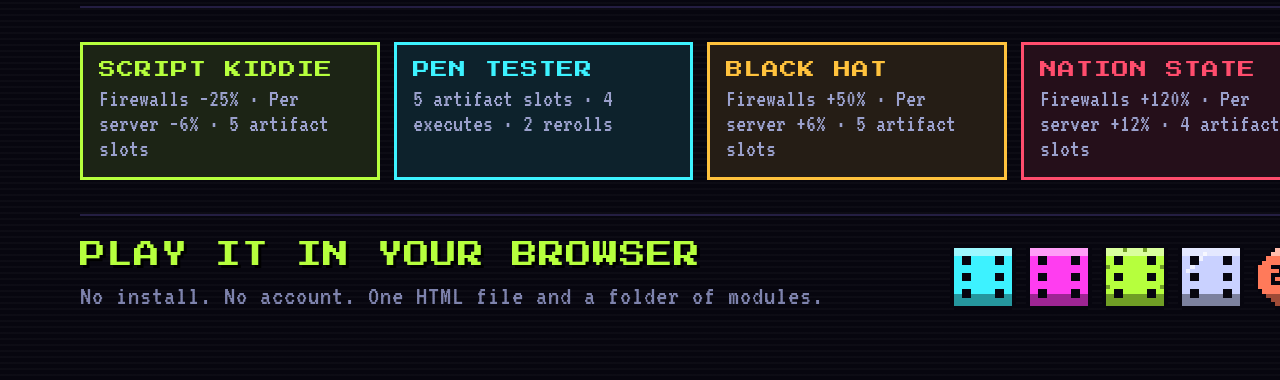
<file: tools/poster.html>
<!DOCTYPE html>
<html lang="en">
<head>
<meta charset="utf-8">
<title>Hack the Dice — poster</title>
<link rel="preconnect" href="https://fonts.googleapis.com">
<link rel="preconnect" href="https://fonts.gstatic.com" crossorigin>
<link href="https://fonts.googleapis.com/css2?family=Press+Start+2P&family=VT323&display=swap" rel="stylesheet">
<link rel="stylesheet" href="../src/styles/tokens.css">
<style>
/*
 * The jam poster, rendered at 1400x1980 (A-series proportions).
 *
 * Shoot it with:
 *   firefox --headless --window-size 1400,1980 --screenshot poster.png \
 *     "http://localhost:8000/tools/poster.html"
 *
 * The art is the game's own: real die sprites and a real boss painter, drawn
 * onto canvases here, so the poster cannot drift from what the game looks like.
 */
:root { color-scheme: dark; }

html, body {
  margin: 0;
  width: 1400px;
  height: 1980px;
  overflow: hidden;
  background: #07060f;
  color: #dfe6ff;
  font-family: 'VT323', ui-monospace, monospace;
}

.poster {
  position: relative;
  width: 1400px;
  height: 1980px;
  padding: 70px 80px;
  box-sizing: border-box;
  display: flex;
  flex-direction: column;
  gap: 34px;
  background:
    radial-gradient(120% 70% at 50% 0%, rgba(154,123,255,.20), transparent 68%),
    repeating-linear-gradient(to bottom, rgba(255,255,255,.022) 0 2px, transparent 2px 6px),
    #07060f;
}

.tiers-bar { display: flex; height: 12px; gap: 6px; }
.tiers-bar i { flex: 1; display: block; }

.masthead { text-align: center; }

.title {
  position: relative;
  display: inline-block;
  font-family: 'Press Start 2P', monospace;
  font-size: 104px;
  line-height: 1.22;
  color: #fff;
  text-shadow: 7px 7px 0 #000;
  letter-spacing: 2px;
}
.title::before, .title::after {
  content: attr(data-text);
  position: absolute; left: 0; top: 0; width: 100%;
}
.title::before { color: #3df2ff; transform: translate(-8px, 0); clip-path: inset(0 0 58% 0); }
.title::after  { color: #ff3df0; transform: translate(8px, 0);  clip-path: inset(52% 0 0 0); }

.tagline {
  font-size: 40px;
  color: #9aa0cc;
  margin: 26px 0 0;
  letter-spacing: 1px;
}

.art {
  position: relative;
  border: 4px solid #241e42;
  box-shadow: 0 0 0 4px #000, inset 0 0 90px rgba(61,242,255,.08);
  background: #07060f;
  height: 660px;
  overflow: hidden;
}
.art canvas { display: block; image-rendering: pixelated; width: 100%; height: 100%; }

.art .stamp {
  position: absolute;
  left: 26px; bottom: 22px;
  font-family: 'Press Start 2P', monospace;
  font-size: 15px;
  color: #b6ff3d;
  text-shadow: 3px 3px 0 #000;
  letter-spacing: 1px;
}

.features {
  display: grid;
  grid-template-columns: repeat(4, 1fr);
  gap: 16px;
}
.feature {
  border: 2px solid #241e42;
  background: #0e0b1c;
  padding: 18px 16px;
  text-align: center;
}
.feature b {
  display: block;
  font-family: 'Press Start 2P', monospace;
  font-size: 30px;
  font-weight: normal;
  color: var(--accent);
  text-shadow: 3px 3px 0 #000;
  margin-bottom: 10px;
}
.feature span { font-size: 28px; color: #9aa0cc; letter-spacing: 1px; }

.section-label {
  font-family: 'Press Start 2P', monospace;
  font-size: 18px;
  color: #3df2ff;
  letter-spacing: 2px;
  border-bottom: 2px solid #241e42;
  padding-bottom: 12px;
}

.bosses { display: grid; grid-template-columns: repeat(8, 1fr); gap: 12px; }
.boss { text-align: center; }
.boss canvas {
  width: 100%;
  height: auto;
  image-rendering: pixelated;
  border: 2px solid #241e42;
  background: #07060f;
}
.boss span {
  display: block;
  min-height: 46px;
  margin-top: 10px;
  font-family: 'Press Start 2P', monospace;
  font-size: 10px;
  line-height: 1.5;
  color: #7e83ad;
}

.tiers { display: grid; grid-template-columns: repeat(4, 1fr); gap: 14px; }
.tier {
  border: 3px solid var(--accent);
  background: color-mix(in srgb, var(--accent) 12%, #07060f);
  padding: 16px;
}
.tier b {
  display: block;
  font-family: 'Press Start 2P', monospace;
  font-size: 17px;
  font-weight: normal;
  color: var(--accent);
  margin-bottom: 8px;
  letter-spacing: 1px;
}
.tier span { font-size: 25px; color: #9aa0cc; }

.footer {
  margin-top: auto;
  display: flex;
  align-items: flex-end;
  justify-content: space-between;
  gap: 30px;
  border-top: 2px solid #241e42;
  padding-top: 26px;
}
.footer .play {
  font-family: 'Press Start 2P', monospace;
  font-size: 26px;
  color: #b6ff3d;
  text-shadow: 3px 3px 0 #000;
  letter-spacing: 1px;
}
.footer .sub { font-size: 28px; color: #7e83ad; margin-top: 14px; letter-spacing: 1px; }
.footer .dice { display: flex; gap: 10px; }
.footer .dice canvas { width: 66px; height: 66px; image-rendering: pixelated; }
</style>
</head>
<body>
<div class="poster">
  <div class="tiers-bar" id="tiersBar"></div>

  <header class="masthead">
    <div class="title" data-text="HACK THE DICE">HACK THE DICE</div>
    <p class="tagline">Breach corporate firewalls with a pool of virtual dice.</p>
  </header>

  <div class="art">
    <canvas id="keyArt" width="700" height="330"></canvas>
    <div class="stamp">BITS × MULT = HACKING POWER</div>
  </div>

  <div class="features" id="features"></div>

  <div class="section-label">EIGHT BOSS PROTOCOLS, EACH BREAKING A DIFFERENT RULE</div>
  <div class="bosses" id="bosses"></div>

  <div class="section-label">FOUR THREAT LEVELS</div>
  <div class="tiers" id="tiers"></div>

  <footer class="footer">
    <div>
      <div class="play">PLAY IT IN YOUR BROWSER</div>
      <div class="sub">No install. No account. One HTML file and a folder of modules.</div>
    </div>
    <div class="dice" id="footerDice"></div>
  </footer>
</div>

<script type="module">
import { DICE } from '../src/data/dice.js';
import { BOSSES, BOSS_ORDER } from '../src/data/bosses.js';
import { DIFFICULTIES, DIFFICULTY_ORDER, difficultySummary } from '../src/data/difficulty.js';
import { dieSprite } from '../src/render/die-sprites.js';
import { ENEMY_SPRITES } from '../src/render/enemy-sprites.js';
import { rand, randInt } from '../src/core/random.js';

/* ---- Key art: the board, as the game draws it, with a boss looming --------- */

const art = document.getElementById('keyArt');
const ctx = art.getContext('2d');
ctx.imageSmoothingEnabled = false;

// The same circuit backdrop the board uses.
ctx.fillStyle = '#07060f';
ctx.fillRect(0, 0, art.width, art.height);
ctx.fillStyle = '#120f24';
for (let x = 6; x < art.width; x += 12) {
  for (let y = 6; y < art.height; y += 12) ctx.fillRect(x, y, 1, 1);
}
const stepX = [1, 0, -1, 0];
const stepY = [0, 1, 0, -1];
for (let trace = 0; trace < Math.floor((art.width * art.height) / 1100); trace++) {
  let x = randInt(0, art.width);
  let y = randInt(0, art.height);
  let dir = randInt(0, 3);
  ctx.fillStyle = Math.random() < 0.18 ? '#241e52' : '#151230';
  for (let step = 0, len = randInt(10, 46); step < len; step++) {
    ctx.fillRect(x, y, 1, 1);
    if (Math.random() < 0.08) dir = (dir + (Math.random() < 0.5 ? 1 : 3)) % 4;
    x += stepX[dir];
    y += stepY[dir];
  }
  ctx.fillStyle = '#2e2760';
  ctx.fillRect(x - 1, y - 1, 3, 3);
}

// The boss, big, off to the right.
const bossLayer = document.createElement('canvas');
bossLayer.width = 64;
bossLayer.height = 48;
ENEMY_SPRITES.revenant(bossLayer.getContext('2d'), 2.4, '#ff6b86');
// A faint halo so it separates from the circuit traces behind it.
const glow = ctx.createRadialGradient(560, 120, 10, 560, 120, 180);
glow.addColorStop(0, 'rgba(255,77,109,.22)');
glow.addColorStop(1, 'rgba(255,77,109,0)');
ctx.fillStyle = glow;
ctx.fillRect(360, 0, 340, 300);
ctx.drawImage(bossLayer, 0, 0, 64, 48, 428, 26, 64 * 4.1, 48 * 4.1);

// A hand of dice scattered across the board, with shadows, mid-roll.
const hand = [['d20', 17], ['virus', 6], ['d6', 5], ['amp', 6], ['qubit', 4], ['d12', 11], ['d6', 6]];
const spots = [[70, 250], [128, 205], [196, 254], [252, 196], [312, 250], [168, 138], [92, 166]];
hand.forEach(([type, value], i) => {
  const [x, y] = spots[i];
  const scale = 3.6 - (i % 3) * 0.35;
  ctx.fillStyle = 'rgba(0,0,0,.55)';
  ctx.fillRect(x - 2, y + 16 * scale - 4, 16 * scale, 6);
  ctx.save();
  ctx.translate(x, y);
  ctx.rotate(rand(-0.16, 0.16));
  ctx.drawImage(dieSprite(type, value), 0, 0, 16, 16, 0, 0, 16 * scale, 16 * scale);
  ctx.restore();
});

// A score flying off the board, as it does on a big hit.
ctx.font = '44px "Press Start 2P", monospace';
ctx.fillStyle = '#000';
ctx.fillText('412K', 394, 312);
ctx.fillStyle = '#ffc23d';
ctx.fillText('412K', 390, 308);
ctx.font = '15px "Press Start 2P", monospace';
ctx.fillStyle = '#ff3df0';
ctx.fillText('×18.5 MULT', 392, 332);

// Scanlines over the whole plate, so it reads as a screen.
ctx.fillStyle = 'rgba(255,255,255,.035)';
for (let y = 0; y < art.height; y += 3) ctx.fillRect(0, y, art.width, 1);

/* ---- Data-driven panels --------------------------------------------------- */

document.getElementById('tiersBar').innerHTML = DIFFICULTY_ORDER
  .map(id => `<i style="background:${DIFFICULTIES[id].color}"></i>`).join('');

const FEATURES = [
  ['8', 'boss protocols', '#ff4d6d'],
  ['24', 'dice, artifacts and abilities', '#3df2ff'],
  ['∞', 'seeded runs you can share', '#b6ff3d'],
  ['1', 'code to run a tournament', '#ffc23d'],
];
document.getElementById('features').innerHTML = FEATURES
  .map(([big, label, color]) =>
    `<div class="feature" style="--accent:${color}"><b>${big}</b><span>${label}</span></div>`).join('');

document.getElementById('bosses').innerHTML = BOSS_ORDER
  .map(id => `<div class="boss"><canvas width="64" height="48" data-boss="${id}"></canvas>
    <span>${BOSSES[id].name}</span></div>`).join('');
for (const canvas of document.querySelectorAll('[data-boss]')) {
  const boss = BOSSES[canvas.dataset.boss];
  const paint = canvas.getContext('2d');
  paint.fillStyle = '#07060f';
  paint.fillRect(0, 0, 64, 48);
  ENEMY_SPRITES[boss.sprite](paint, 1.1 + BOSS_ORDER.indexOf(canvas.dataset.boss) * 0.7, '#3df2ff');
}

document.getElementById('tiers').innerHTML = DIFFICULTY_ORDER.map(id => {
  const tier = DIFFICULTIES[id];
  return `<div class="tier" style="--accent:${tier.color}">
    <b>${tier.name}</b><span>${difficultySummary(id).slice(0, 3).join(' · ')}</span></div>`;
}).join('');

document.getElementById('footerDice').innerHTML =
  ['d6', 'amp', 'virus', 'mirror', 'd20'].map(type => `<canvas width="16" height="16" data-die="${type}"></canvas>`).join('');
for (const canvas of document.querySelectorAll('[data-die]')) {
  const type = canvas.dataset.die;
  const faces = DICE[type].faces;
  canvas.getContext('2d').drawImage(dieSprite(type, faces === 6 ? 6 : faces), 0, 0);
}
</script>
</body>
</html>
</file>
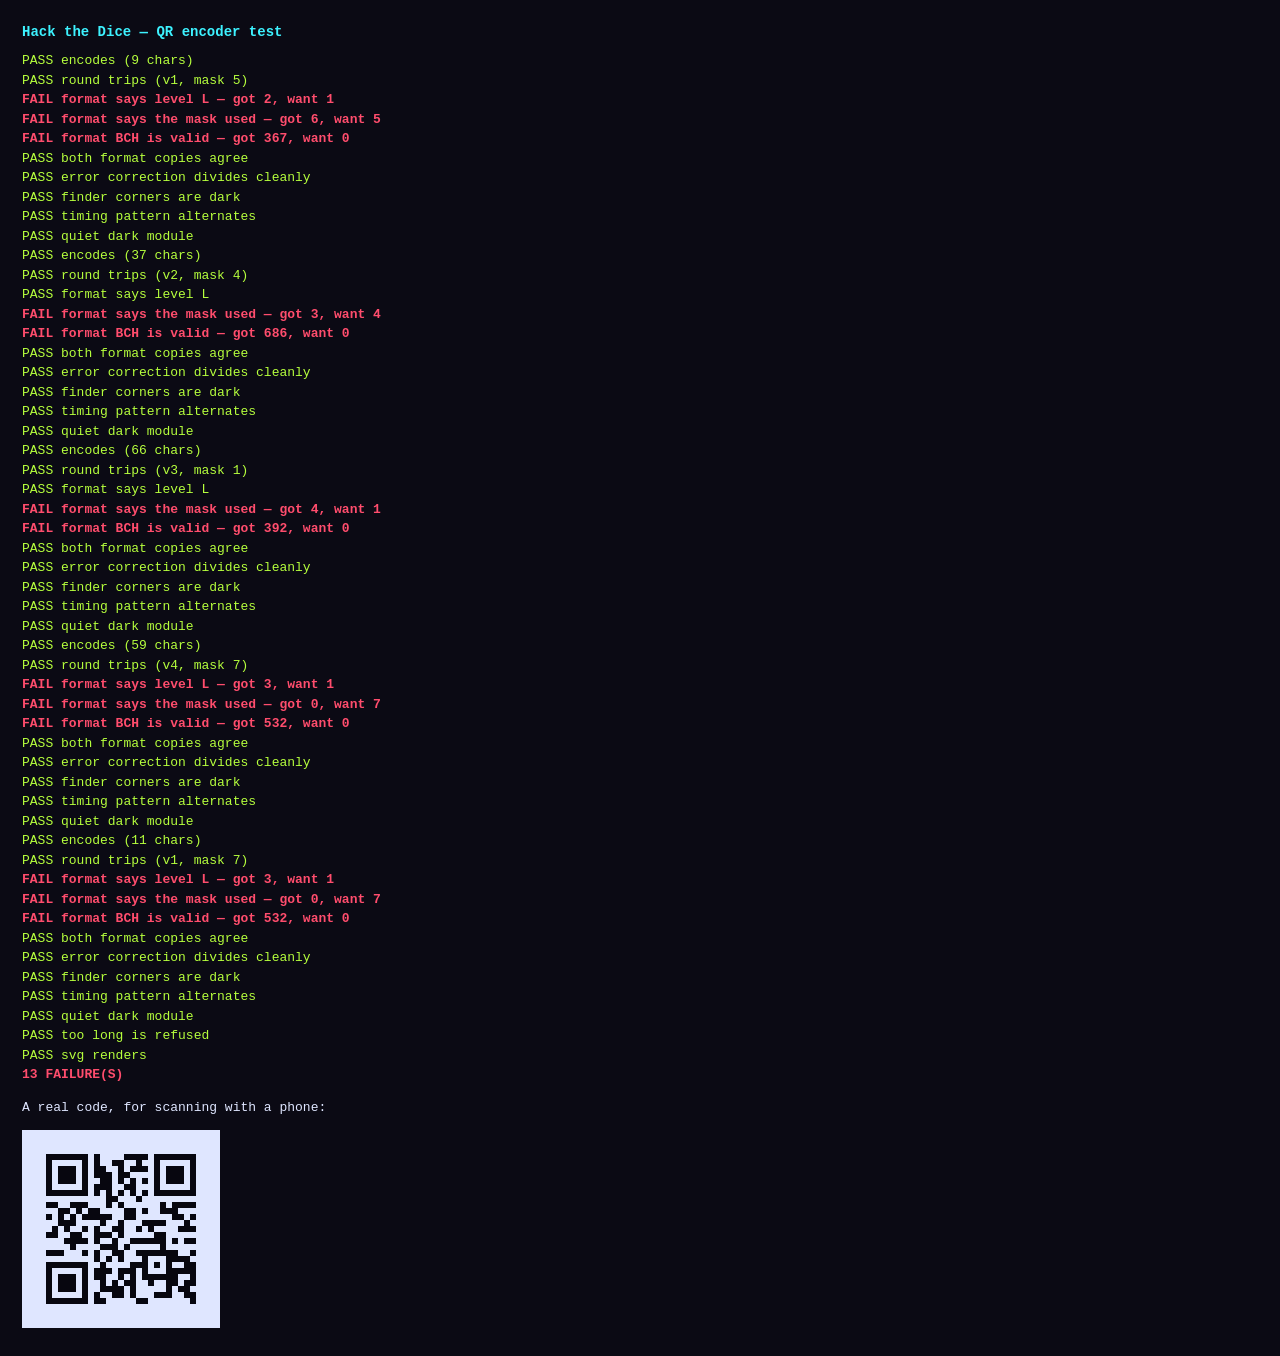
<file: tools/qr-test.html>
<!DOCTYPE html>
<html lang="en">
<head>
<meta charset="utf-8">
<title>Hack the Dice — QR test</title>
<style>
  body { background:#0b0a14; color:#dfe6ff; font:13px/1.5 ui-monospace, monospace; padding:14px; }
  h1 { font-size:14px; color:#3df2ff; margin:0 0 8px; }
  .pass { color:#b6ff3d; }
  .fail { color:#ff4d6d; font-weight:bold; }
</style>
</head>
<body>
<h1>Hack the Dice — QR encoder test</h1>
<div id="out"></div>

<script type="module">
/*
 * Checks the QR encoder against an independent reader written here: it undoes
 * the mask, walks the zigzag itself, and parses the header, so a mistake in the
 * encoder's placement or masking shows up as a failed round trip rather than
 * agreeing with itself. It also verifies the format information's BCH code and
 * that each full codeword block divides cleanly by its generator polynomial —
 * the same two things a scanner checks first.
 *
 * Open it through a static server; append ?ping to mirror the result to the
 * server log for headless runs.
 */
import { qrMatrix, qrSVG, reservedMap, generatorPoly } from '../src/render/qr.js';

const out = document.getElementById('out');
let failures = 0;
const say = (t, c) => out.insertAdjacentHTML('beforeend', `<div class="${c}">${t}</div>`);
const check = (name, a, b) => {
  const ok = JSON.stringify(a) === JSON.stringify(b);
  if (!ok) failures++;
  say(`${ok ? 'PASS' : 'FAIL'} ${name}${ok ? '' : ` — got ${JSON.stringify(a)}, want ${JSON.stringify(b)}`}`, ok ? 'pass' : 'fail');
  return ok;
};

const DATA_CODEWORDS = [19, 34, 55, 80, 108, 136];
const ALPHANUMERIC = '0123456789ABCDEFGHIJKLMNOPQRSTUVWXYZ $%*+-./:';
const MASKS = [
  (r,c)=>(r+c)%2===0, r=>r%2===0, (r,c)=>c%3===0, (r,c)=>(r+c)%3===0,
  (r,c)=>(Math.floor(r/2)+Math.floor(c/3))%2===0, (r,c)=>((r*c)%2)+((r*c)%3)===0,
  (r,c)=>(((r*c)%2)+((r*c)%3))%2===0, (r,c)=>(((r+c)%2)+((r*c)%3))%2===0,
];

/* An independent reader: unmask, walk the zigzag, parse the header. */
function decode(qr) {
  const { size, modules, mask, version } = qr;
  const reserved = reservedMap(version);

  const grid = modules.map((row, r) => row.map((bit, c) =>
    reserved[r][c] ? bit : bit ^ (MASKS[mask](r, c) ? 1 : 0)));

  const bits = [];
  let upward = true;
  for (let right = size - 1; right > 0; right -= 2) {
    if (right === 6) right = 5;
    for (let step = 0; step < size; step++) {
      const row = upward ? size - 1 - step : step;
      for (const col of [right, right - 1]) {
        if (!reserved[row][col]) bits.push(grid[row][col]);
      }
    }
    upward = !upward;
  }

  const codewords = [];
  for (let i = 0; i + 8 <= bits.length; i += 8) {
    codewords.push(bits.slice(i, i + 8).reduce((b, x) => (b << 1) | x, 0));
  }

  let at = 0;
  const take = n => { let v = 0; for (let i = 0; i < n; i++) v = (v << 1) | bits[at++]; return v; };
  const mode = take(4);
  let text = '';
  if (mode === 0b0010) {
    let count = take(9);
    while (count >= 2) { const pair = take(11); text += ALPHANUMERIC[Math.floor(pair / 45)] + ALPHANUMERIC[pair % 45]; count -= 2; }
    if (count === 1) text += ALPHANUMERIC[take(6)];
  } else if (mode === 0b0100) {
    const count = take(8);
    const bytes = [];
    for (let i = 0; i < count; i++) bytes.push(take(8));
    text = new TextDecoder().decode(new Uint8Array(bytes));
  }
  return { text, mode, codewords, dataCodewords: codewords.slice(0, DATA_CODEWORDS[version - 1]) };
}

/* Read the 15 format bits back out and check their BCH code. */
function readFormat(qr) {
  const { modules, size } = qr;
  let bits = 0;
  for (let i = 0; i < 15; i++) {
    let bit;
    if (i < 6) bit = modules[8][i];
    else if (i === 6) bit = modules[8][7];
    else if (i === 7) bit = modules[8][8];
    else if (i === 8) bit = modules[7][8];
    else bit = modules[14 - i][8];
    bits |= bit << i;
  }
  const raw = bits ^ 0b101010000010010;
  let rem = raw;
  for (let i = 14; i >= 10; i--) if ((rem >> i) & 1) rem ^= 0b10100110111 << (i - 10);
  return { level: (raw >> 13) & 0b11, mask: (raw >> 10) & 0b111, bchRemainder: rem, bits };
}

/* The second copy of the format bits must agree with the first. */
function readFormatCopy(qr) {
  const { modules, size } = qr;
  let bits = 0;
  for (let i = 0; i < 15; i++) {
    const bit = i < 7 ? modules[size - 1 - i][8] : modules[8][size - 15 + i];
    bits |= bit << i;
  }
  return bits;
}

const GF_EXP = new Uint8Array(512), GF_LOG = new Uint8Array(256);
{ let x = 1; for (let i = 0; i < 255; i++) { GF_EXP[i] = x; GF_LOG[x] = i; x <<= 1; if (x & 0x100) x ^= 0x11d; }
  for (let i = 255; i < 512; i++) GF_EXP[i] = GF_EXP[i - 255]; }
const mul = (a, b) => (a && b ? GF_EXP[GF_LOG[a] + GF_LOG[b]] : 0);

/* A full codeword block must divide cleanly by the generator polynomial. */
function divisible(codewords, eccLength) {
  const gen = generatorPoly(eccLength);
  const buf = [...codewords];
  for (let i = 0; i < buf.length - eccLength; i++) {
    const factor = buf[i];
    if (!factor) continue;
    for (let j = 0; j < gen.length; j++) buf[i + j] ^= mul(gen[j], factor);
  }
  return buf.slice(buf.length - eccLength).every(v => v === 0);
}

const ECC = [7, 10, 15, 20, 26, 36];
const samples = [
  'HTD-ABC12',
  'HTD-K7M4X2QRSTVWXYZ0123456789ABCDEFGH',
  'HTD-' + 'ZYXWVTSRQNMKJHGFEDCBA9876543210'.repeat(2),
  'http://192.168.1.42:8000/#join=HTD-K7M4XQRSTVWXYZ0123456789',
  'HELLO WORLD',
];

for (const text of samples) {
  const qr = qrMatrix(text);
  if (!check(`encodes (${text.length} chars)`, !!qr, true)) continue;

  const decoded = decode(qr);
  check(`round trips (v${qr.version}, mask ${qr.mask})`, decoded.text, text);

  const format = readFormat(qr);
  check('format says level L', format.level, 0b01);
  check('format says the mask used', format.mask, qr.mask);
  check('format BCH is valid', format.bchRemainder, 0);
  check('both format copies agree', readFormatCopy(qr), format.bits);
  check('error correction divides cleanly', divisible(decoded.codewords, ECC[qr.version - 1]), true);

  // Structure a scanner looks for first.
  const m = qr.modules;
  check('finder corners are dark', [m[0][0], m[0][qr.size - 1], m[qr.size - 1][0]], [1, 1, 1]);
  check('timing pattern alternates',
    [m[6][8], m[6][9], m[6][10]], [1, 0, 1]);
  check('quiet dark module', m[qr.size - 8][8], 1);
}

check('too long is refused', qrMatrix('X'.repeat(200)), null);
check('svg renders', qrSVG('HTD-ABC12').startsWith('<svg'), true);

say(failures ? `${failures} FAILURE(S)` : 'QR CHECKS PASSED', failures ? 'fail' : 'pass');
if (location.search.includes('ping')) {
  await fetch('/__t/' + encodeURIComponent(failures ? `${failures} QR FAILURE(S)` : 'QR CHECKS PASSED')).catch(() => {});
}
out.insertAdjacentHTML('beforeend',
  '<p>A real code, for scanning with a phone:</p>' + qrSVG(samples[1], { moduleSize: 6 }));
</script>
</body></html>
</file>
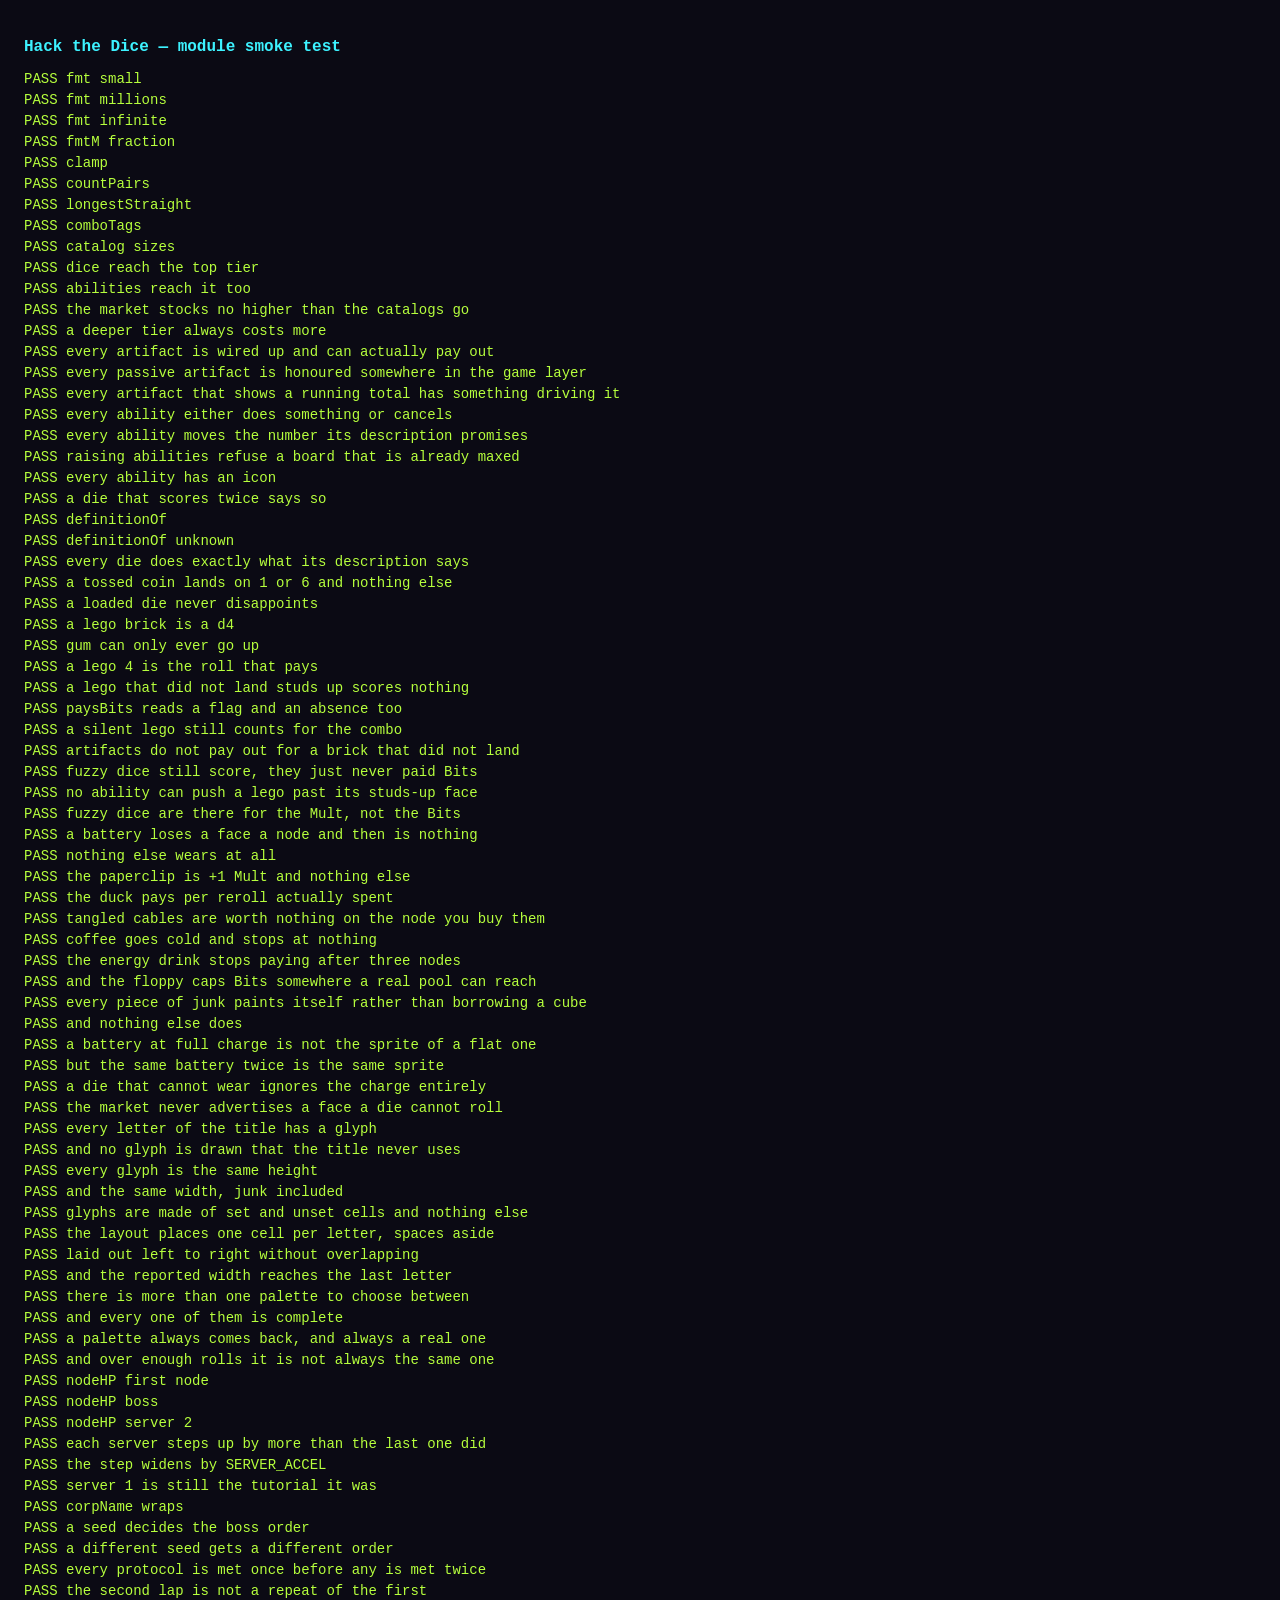
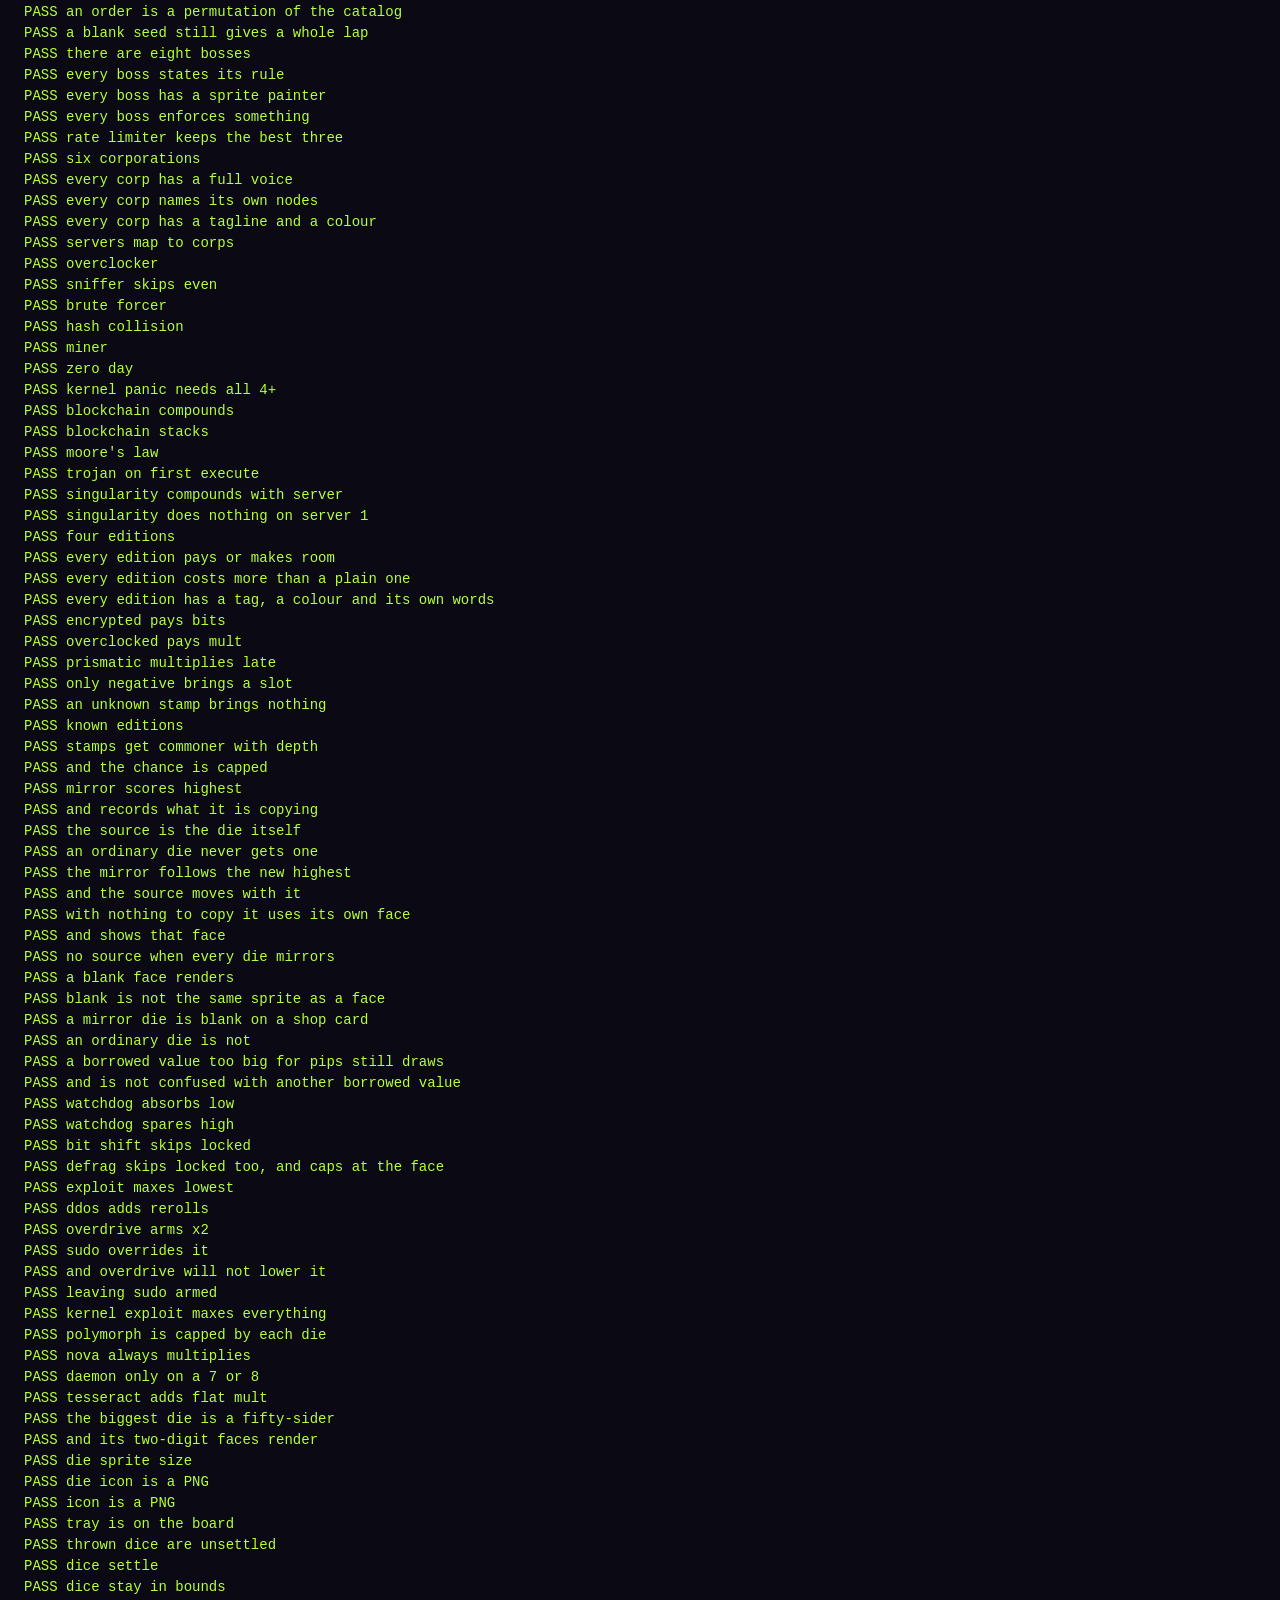
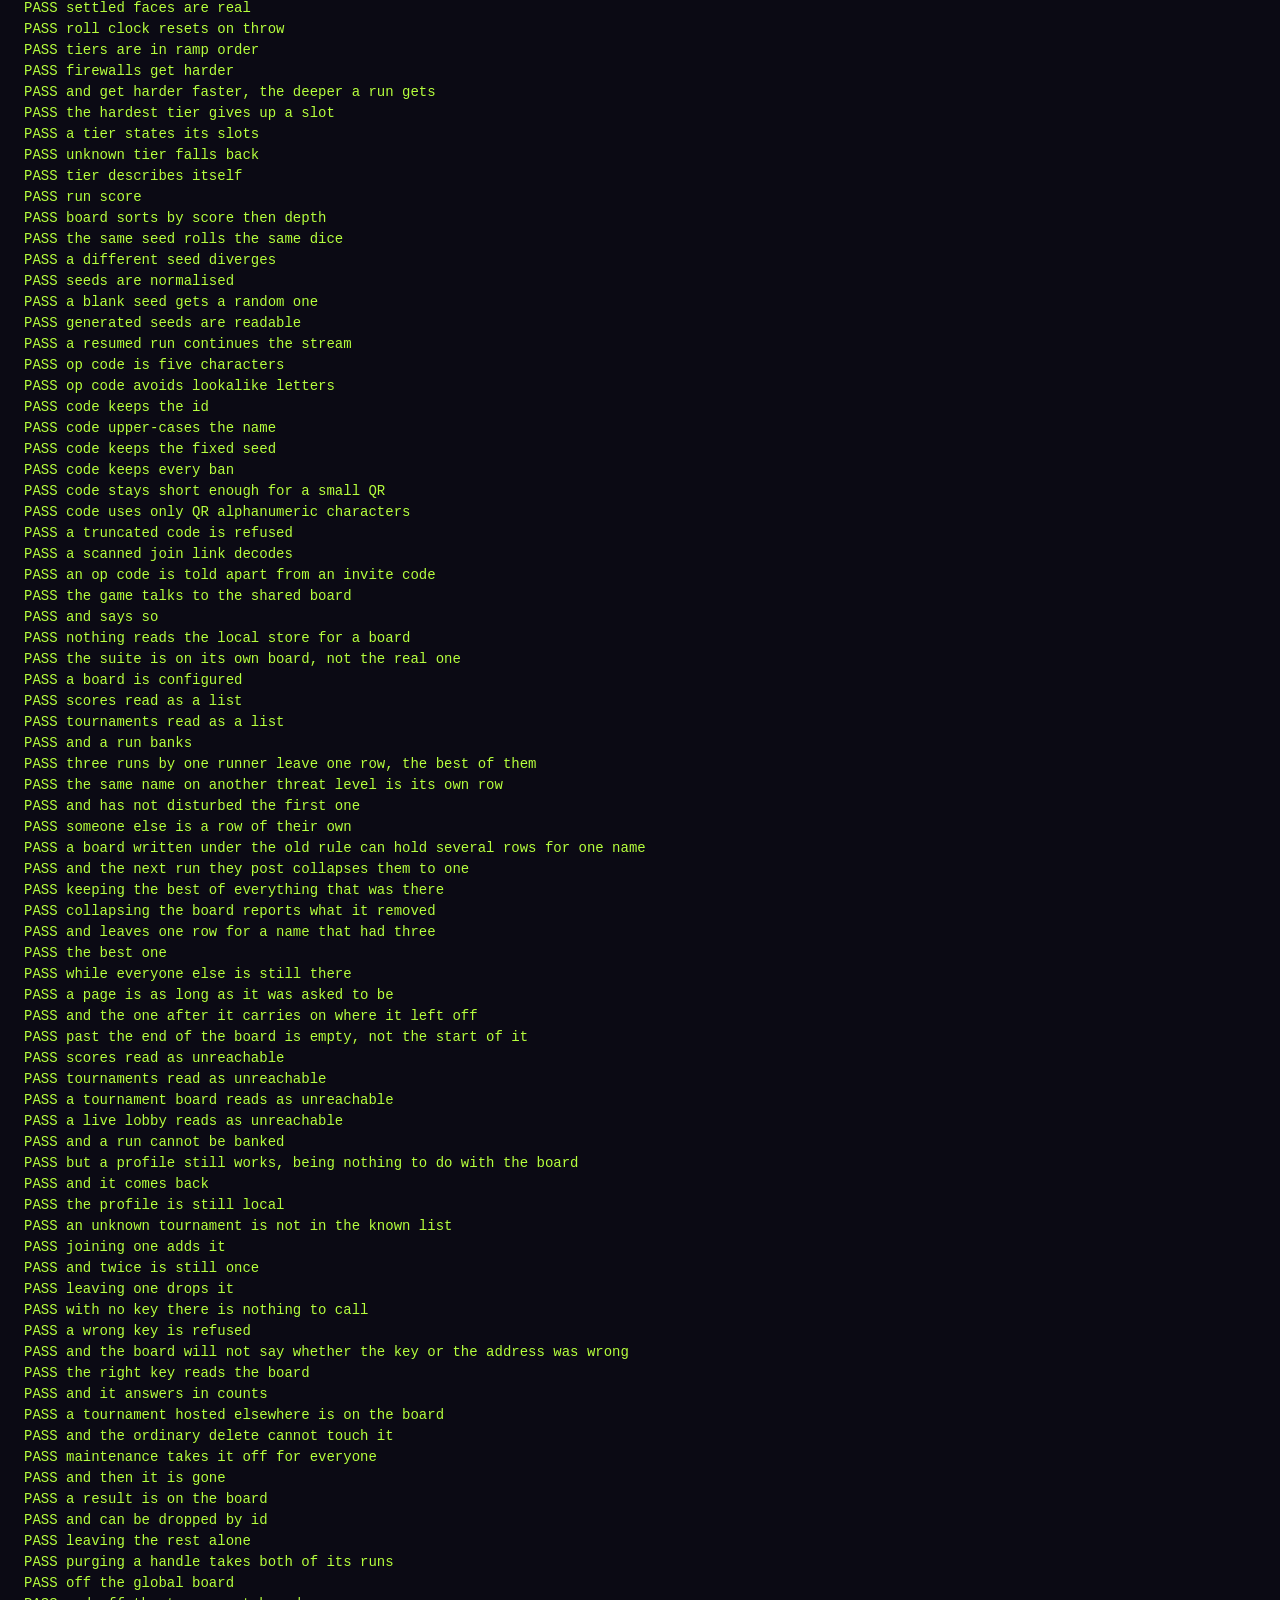
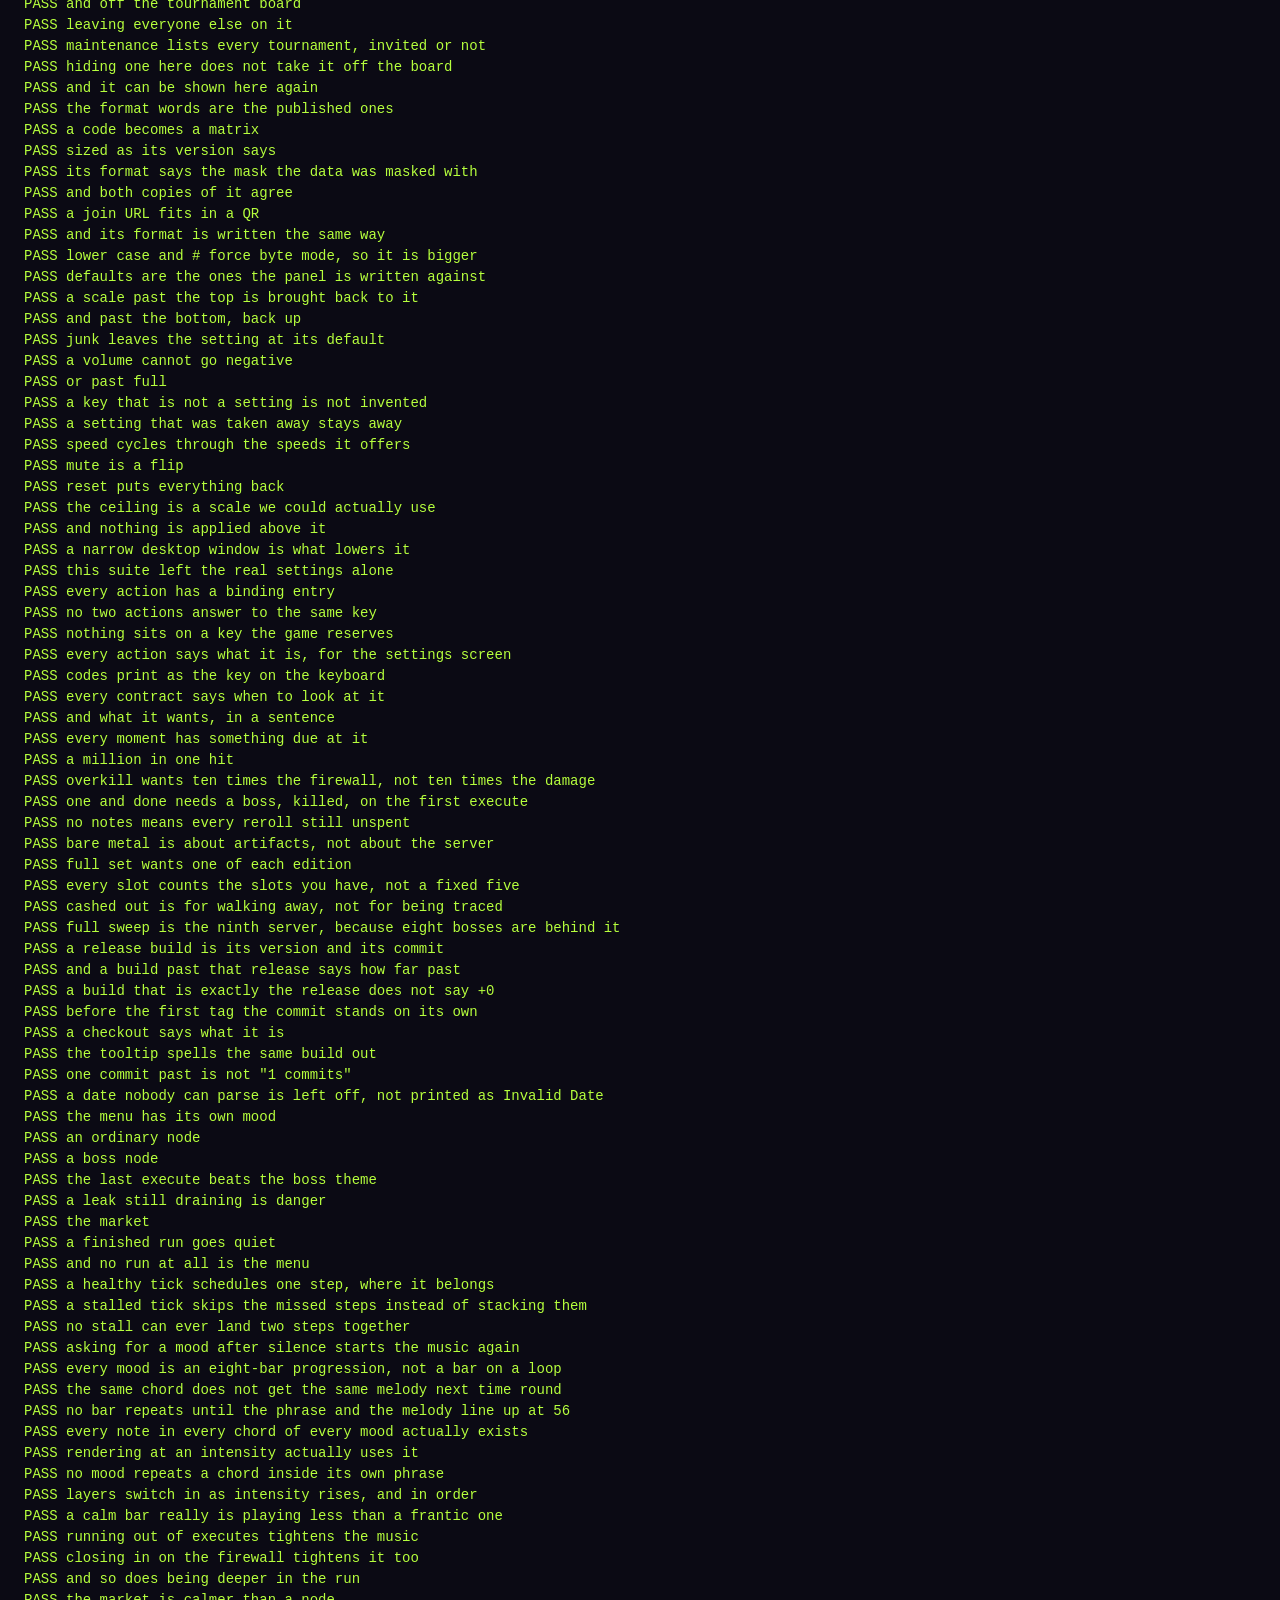
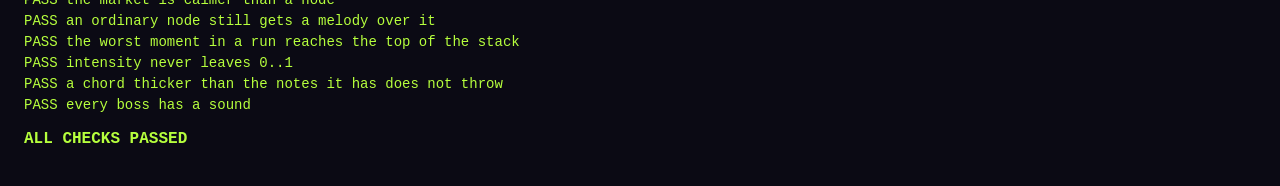
<file: tools/smoke-test.html>
<!DOCTYPE html>
<html lang="en">
<head>
<meta charset="utf-8">
<title>Hack the Dice — smoke test</title>
<style>
  body { background:#0b0a14; color:#dfe6ff; font:14px/1.5 ui-monospace, monospace; padding:16px; }
  .pass { color:#b6ff3d; }
  .fail { color:#ff4d6d; font-weight:bold; }
  h1 { font-size:16px; color:#3df2ff; }
</style>
</head>
<body>
<h1>Hack the Dice — module smoke test</h1>
<div id="out">running...</div>

<!--
  Point the game at a board of our own before any module loads.

  This has to be a plain script, not the module below: `import` declarations
  hoist, so src/services/config.js — which reads the board URL once, at load —
  would otherwise have already taken the real one, and this suite would write
  its test scores to the live leaderboard. It did exactly that once.
-->
<script>localStorage.setItem('htd_api_base', 'http://fake-board.test');</script>

<script type="module">
/*
 * Loads every module that does not need the game's markup and checks the rules
 * they encode. Open it through a static server; a green list means the module
 * graph is sound and the maths still says what it said. Append ?ping to mirror
 * the result to the server log for headless runs.
 */
import { fmt, fmtM } from '../src/core/format.js';
import { clamp } from '../src/core/math.js';
import { countPairs, longestStraight } from '../src/data/combos.js';
import { ARTIFACTS } from '../src/data/artifacts.js';
import { ABILITIES } from '../src/data/abilities.js';
import { definitionOf, idsOf, ItemKind } from '../src/data/catalog.js';
import { MAX_TIER } from '../src/data/rules.js';
import { ICON_PATTERNS } from '../src/data/icons.js';
import {
  LOGO_TEXT, LOGO_GLYPHS, GLYPH_JUNK, GLYPH_WIDTH, GLYPH_HEIGHT, layoutLogo,
} from '../src/data/logo-font.js';
import { LOGO_PALETTES, randomPalette } from '../src/render/logo-view.js';
import { nodeHP, serverScale, SERVER_STEP, SERVER_ACCEL } from '../src/data/enemies.js';
import { EDITIONS, isKnownEdition, editionChance, slotsFrom } from '../src/data/editions.js';
import { BOSSES, BOSS_ORDER, bossForServer, bossOrderFor } from '../src/data/bosses.js';
import { CORPS, corpName, corpFor } from '../src/data/corps.js';
import { ENEMY_SPRITES } from '../src/render/enemy-sprites.js';
import { applyScoringValues, comboTags, contributes, isAbsorbed, paysBits } from '../src/game/scoring.js';
import { dieSprite, dieIconURL, BLANK_FACE } from '../src/render/die-sprites.js';
import { JUNK_BODIES } from '../src/render/junk-sprites.js';
import { DICE, mirrorSource, faceCapFor } from '../src/data/dice.js';
import { iconURL } from '../src/render/icon-sprites.js';
import * as board from '../src/engine/dice-board.js';
import { DIFFICULTIES, DIFFICULTY_ORDER, difficultyOf, difficultySummary } from '../src/data/difficulty.js';
import { runScore } from '../src/game/score.js';
import {
  createTournament, decodeTournament, isOpCode,
} from '../src/game/tournament.js';
import {
  seedRun, restoreRng, rngState, gameInt, normaliseSeed, randomSeed,
} from '../src/core/game-random.js';
import { qrMatrix, formatBits } from '../src/render/qr.js';
import { compareEntries, store, storeScope } from '../src/services/store.js';
import {
  localStore, knownTournamentIds, rememberTournament, forgetTournament,
} from '../src/services/local-store.js';
import { remoteStore } from '../src/services/remote-store.js';
import * as ops from '../src/services/root-api.js';
import { hasRemoteBoard, API_BASE } from '../src/services/config.js';
import {
  settings, saveSettings, setSetting, resetSettings, cycleSpeed, toggleMuted,
  DEFAULTS, SPEEDS, SCALE_MIN, SCALE_MAX,
} from '../src/core/settings.js';
import { maxUiScale, uiScale, TOUCH_WIDTH } from '../src/ui/viewport.js';
import { binds, ACTIONS, ACTION_IDS, RESERVED, keyLabel } from '../src/core/keybinds.js';
import { ACHIEVEMENTS, ACHIEVEMENT_IDS, Moment, dueAt } from '../src/data/achievements.js';
import { buildLabel, buildDetail } from '../src/services/build-info.js';
import { moodFor, intensityFor } from '../src/game/soundtrack.js';
import {
  planBar, progressionOf, layersAt, frequencyOf, renderBars,
  setIntensity, currentIntensity, setMood, isPlaying, scheduleWindow, MOOD_NAMES,
} from '../src/audio/music.js';
import { sfx } from '../src/audio/sfx.js';
import { initAudio, setMuted } from '../src/audio/synth.js';

import { installFakeBoard, FAKE_BOARD_URL, FAKE_ADMIN_KEY } from './fake-board.js';

/** Serves the board this suite was pointed at, in memory. */
const fakeBoard = installFakeBoard();

const out = document.getElementById('out');
let failures = 0;

function check(name, actual, expected) {
  const ok = JSON.stringify(actual) === JSON.stringify(expected);
  if (!ok) failures++;
  out.insertAdjacentHTML('beforeend',
    `<div class="${ok ? 'pass' : 'fail'}">${ok ? 'PASS' : 'FAIL'} ${name}` +
    (ok ? '' : ` &mdash; got ${JSON.stringify(actual)}, expected ${JSON.stringify(expected)}`) + '</div>');
}

try {
  out.innerHTML = '';

  check('fmt small', fmt(1234), '1,234');
  check('fmt millions', fmt(1234567), '1.23M');
  check('fmt infinite', fmt(Infinity), '\u221e');
  check('fmtM fraction', fmtM(1.755), '1.76');
  check('clamp', clamp(12, 0, 10), 10);

  check('countPairs', countPairs([1, 1, 2, 2, 2, 5]), 2);
  check('longestStraight', longestStraight([4, 2, 3, 6, 5]), 5);
  check('comboTags', comboTags([4, 4, 5, 6, 7]), ['PAIR', 'RUN OF 4', 'ALL 4+']);

  check('catalog sizes',
    [idsOf(ItemKind.DIE).length, idsOf(ItemKind.ARTIFACT).length, idsOf(ItemKind.ABILITY).length],
    [19, 27, 15]);

  // Every tier up to the last has to have something in it, in all three
  // catalogs, or a server that unlocks a tier unlocks nothing.
  const tiersIn = catalog => [...new Set(Object.values(catalog).map(def => def.tier))].sort();
  check('dice reach the top tier', tiersIn(DICE), [1, 2, 3, 4]);
  check('abilities reach it too', tiersIn(ABILITIES), [1, 2, 3, 4]);
  check('the market stocks no higher than the catalogs go',
    Math.max(...Object.values(DICE).map(d => d.tier),
      ...Object.values(ABILITIES).map(a => a.tier),
      ...Object.values(ARTIFACTS).map(a => a.tier)), MAX_TIER);
  check('a deeper tier always costs more',
    [1, 2, 3].every(tier => {
      const below = Object.values(DICE).filter(d => d.tier === tier).map(d => d.cost);
      const above = Object.values(DICE).filter(d => d.tier === tier + 1).map(d => d.cost);
      return Math.max(...below) < Math.max(...above);
    }), true);
  /*
   * Every artifact, checked against the contract at the top of its catalog.
   *
   * The same argument as the dice audit: the market text is the only
   * explanation a player is ever given, and an artifact that does not do what
   * its line says is a lie told at the point of sale. What can be checked
   * mechanically is different here, though, because an artifact is a hook
   * rather than a number — so this asks two things of every one of them.
   *
   * First the structural contract: `passive` is defined at the top of the
   * catalog as "no scoring hook", so the two have to agree in both directions,
   * and an artifact that grows has to carry something to render the growth.
   *
   * Then the part that matters: every hook is offered a spread of plausible
   * game states and has to pay out in at least one of them. A hook that can
   * never fire is an artifact that does nothing for its price, which is exactly
   * what FLOPPY DISK was while its ceiling sat at a number no pool could reach.
   */
  const artifactProbe = values => ({
    scored: values.map(value => ({ scoringValue: value, type: 'd6' })),
    firstExecute: true,
    run: {
      scrap: 10,
      dice: ['d6', 'd6', 'd6', 'd6', 'd6'],
      rerolls: 2,
      rerollsSpent: 2,
      node: 3,
      server: 3,
      stacks: { blockchain: 2, moore: 1, coffee: 0, energydrink: 0 },
    },
  });

  // Two boards, because no single one satisfies every artifact at once: the
  // first is a pair with everything at 4 or higher, the second is a straight.
  const PROBES = [artifactProbe([5, 5, 6, 4]), artifactProbe([3, 4, 5, 6])];

  const hooksOf = def => ['perDie', 'bonus', 'multiplier'].filter(hook => def[hook]);

  /** Does this artifact ever pay out, on either of the boards above? */
  const everFires = def => PROBES.some(ctx => hooksOf(def).some(hook => (hook === 'perDie'
    ? ctx.scored.some(die => def.perDie(ctx, die).length)
    : def[hook](ctx).length)));

  const brokenArtifacts = Object.entries(ARTIFACTS).filter(([, def]) => {
    const hooks = hooksOf(def);

    // The catalog's own definition of passive, held to in both directions.
    if (def.passive && hooks.length) return true;
    if (!def.passive && !hooks.length) return true;

    /*
     * Something that grows on a breach or a migration needs a way to show what
     * it has grown to. Only that direction: a `stack` readout does not imply a
     * `stacksOn`, because COLD COFFEE counts Executes instead, and the first
     * version of this check flagged it for that.
     */
    if (def.stacksOn && !def.stack) return true;

    // A drawback the player is not told about is worse than no drawback.
    if (def.capsBits && !String(def.desc).includes(String(def.capsBits))) return true;

    // And every hook has to be reachable.
    return hooks.length > 0 && !everFires(def);
  }).map(([id]) => id);

  check('every artifact is wired up and can actually pay out', brokenArtifacts, []);

  /*
   * A passive artifact has no hook, so nothing in the catalog can show it does
   * anything at all — the code that honours it lives in the game layer. The one
   * thing checkable from here is that such code exists: an id appearing nowhere
   * outside its own catalog entry is an artifact the player can buy and that
   * the rest of the game has never heard of.
   */
  const gameSource = (await Promise.all([
    '/src/game/session.js',
    '/src/game/execute.js',
    '/src/game/turn.js',
    '/src/game/memory-leak.js',
    '/src/game/shop.js',
  ].map(path => fetch(path).then(response => response.text())))).join('\n');

  check('every passive artifact is honoured somewhere in the game layer',
    Object.entries(ARTIFACTS)
      .filter(([id, def]) => def.passive && !gameSource.includes("'" + id + "'"))
      .map(([id]) => id),
    []);

  /*
   * The same question for the counters. An artifact showing a running total has
   * to have something incrementing it: either `stacksOn`, which the generic
   * loop in session.js drives, or its own line in the game layer the way COLD
   * COFFEE is counted down on every Execute. A readout nothing advances would
   * sit at its starting value for the whole run.
   */
  check('every artifact that shows a running total has something driving it',
    Object.entries(ARTIFACTS)
      .filter(([id, def]) => def.stack && !def.stacksOn
        && !gameSource.includes('stacks.' + id))
      .map(([id]) => id),
    []);

  /*
   * Every ability, fired at a real board.
   *
   * An ability is a mutation rather than a number, so the only honest way to
   * check one is to run it and look at what moved. The rule comes out of the
   * catalog's own contract — "returns false to cancel: a cancelled ability
   * costs no charge" — and it catches the failure that actually matters, which
   * is an ability that takes a charge and does nothing with it.
   */
  const abilityBoard = () => {
    const dice = [
      { type: 'd6', value: 2, locked: false },
      { type: 'd6', value: 5, locked: false },
      { type: 'd8', value: 3, locked: false },
    ];
    const run = {
      dice: ['d6', 'd6', 'd8', 'd6', 'd6'],
      rerolls: 1,
      rerollsSpent: 0,
      executes: 2,
      maxExecutes: 3,
      scrap: 4,
      node: 3,
      server: 2,
      stacks: {},
      overdrive: 0,
      overdriveLabel: '',
      enemy: { hp: 50, max: 100 },
    };
    let popped = 0;
    return {
      dice,
      run,
      log() {},
      notify() {},
      popDie() { popped++; },
      get popped() { return popped; },
    };
  };

  const snapshot = ctx => JSON.stringify([
    ctx.dice.map(die => die.value), ctx.run.rerolls, ctx.run.executes,
    ctx.run.scrap, ctx.run.overdrive, ctx.run.dice.length,
    ctx.run.enemy.hp, !!ctx.run.rebooted, !!ctx.run.hitIt,
  ]);

  const idleAbilities = Object.entries(ABILITIES).filter(([id, def]) => {
    const ctx = abilityBoard();
    seedRun('ABILITY-' + id);
    const before = snapshot(ctx);
    const cancelled = def.use(ctx) === false;
    // Either it declined the job or it did one. Silence is the bug: BLOW ON THE
    // CARTRIDGE can reroll a die onto the face it was already showing, so a
    // die that was touched counts even when no number changed.
    return !cancelled && before === snapshot(ctx) && ctx.popped === 0;
  }).map(([id]) => id);

  check('every ability either does something or cancels', idleAbilities, []);

  /*
   * And where an ability states an amount, the amount is checked against what
   * it actually moved. These four phrasings cover most of the catalog; the rest
   * describe a shape rather than a number and are covered by the run above.
   */
  const REROLLS = /\+(\d+) rerolls?/;
  const EXECUTES = /\+(\d+) Executes?/;
  const SHIFT = /\+(\d+) to every unlocked die/;
  const POWER = /deals ×(\d+)/;

  const wrongAbilities = Object.entries(ABILITIES).filter(([id, def]) => {
    const ctx = abilityBoard();
    seedRun('ABILITY-CLAIM-' + id);
    const values = ctx.dice.map(die => die.value);
    const before = { rerolls: ctx.run.rerolls, executes: ctx.run.executes };
    def.use(ctx);

    const rerolls = REROLLS.exec(def.desc);
    if (rerolls && ctx.run.rerolls - before.rerolls !== Number(rerolls[1])) return true;

    const executes = EXECUTES.exec(def.desc);
    if (executes && ctx.run.executes - before.executes !== Number(executes[1])) return true;

    const shift = SHIFT.exec(def.desc);
    if (shift && !ctx.dice.every((die, i) =>
      die.value === Math.min(DICE[die.type].faces, values[i] + Number(shift[1])))) return true;

    const power = POWER.exec(def.desc);
    if (power && ctx.run.overdrive !== Number(power[1])) return true;

    return false;
  }).map(([id]) => id);

  check('every ability moves the number its description promises', wrongAbilities, []);

  /*
   * The cancellation contract, at the board where it bites: everything already
   * showing its highest face. Nothing can be raised from there, so an ability
   * whose whole job is raising a die has to refuse rather than take the charge.
   */
  const maxedBoard = () => {
    const ctx = abilityBoard();
    for (const die of ctx.dice) die.value = DICE[die.type].faces;
    return ctx;
  };

  check('raising abilities refuse a board that is already maxed',
    ['bitshift', 'defrag', 'exploit', 'kexploit', 'clone', 'polymorph']
      .filter(id => ABILITIES[id].use(maxedBoard()) !== false),
    []);

  check('every ability has an icon',
    Object.keys(ABILITIES).every(id => ICON_PATTERNS[id]), true);
  check('a die that scores twice says so',
    Object.values(DICE).filter(d => d.retriggers).map(d => d.name), ['CHRONO DIE']);
  check('definitionOf', definitionOf({ kind: 'art', id: 'quantum' }).name, 'QUANTUM CORE');
  check('definitionOf unknown', definitionOf({ kind: 'nope', id: 'x' }), undefined);

  /*
   * Found junk.
   *
   * These are the items whose whole identity is that they do not roll 1..faces
   * like everything else, so what is worth pinning is the range each one can
   * actually produce — a TOSSED COIN that ever lands on 3 is not a coin.
   */
  const rolledRange = (id, samples = 600) => {
    const def = DICE[id];
    const seen = new Set();
    seedRun('JUNK-' + id);
    for (let i = 0; i < samples; i++) {
      const die = { type: id, value: 0 };
      seen.add(def.roll ? def.roll(die, def.faces, gameInt) : gameInt(1, def.faces));
    }
    return [...seen].sort((a, b) => a - b);
  };

  /*
   * Every die's description, checked against what the die actually does.
   *
   * The market text is the only explanation a player ever gets, so a die whose
   * description has drifted from its code is a lie the game tells at the point
   * of sale. Reading the nineteen of them by eye catches that once; this
   * catches it every run.
   *
   * It goes both ways on purpose. Forwards, every number the text promises has
   * to be a number the die produces. Backwards — the half that actually bites —
   * anything the definition does has to be something the text mentions, so a
   * die cannot quietly acquire a behaviour nobody is told about.
   */
  const DASH = /Rolls (\d+)[–-](\d+)/;
  const LIST = /Rolls (\d+), (\d+) or (\d+)/;
  const PAIR = /Lands on (\d+) or (\d+)/;

  /** What the description says this die can land on, or null when it says it lands blank. */
  const claimedRoll = desc => {
    if (/Rolls blank/.test(desc)) return null;
    const span = DASH.exec(desc);
    if (span) {
      const [, low, high] = span.map(Number);
      return Array.from({ length: high - low + 1 }, (_, i) => low + i);
    }
    const list = LIST.exec(desc);
    if (list) return list.slice(1).map(Number);
    const pair = PAIR.exec(desc);
    if (pair) return pair.slice(1).map(Number);
    return undefined; // the description makes no claim at all, which is itself a failure
  };

  /** Every value this die's own effects can ever produce, by face. */
  const facesOf = def => Array.from({ length: def.faces }, (_, i) => i + 1);
  const flatMults = def => facesOf(def)
    .flatMap(value => def.onScore?.({ scoringValue: value }) || [])
    .map(effect => effect.value);
  const lateMults = def => facesOf(def)
    .map(value => def.lateMultiplier?.({ scoringValue: value }))
    .filter(Boolean);

  const drifted = Object.entries(DICE).filter(([id, def]) => {
    const desc = def.desc || '';
    const claim = claimedRoll(desc);

    // It has to say what it rolls, and be right about it.
    if (claim === undefined) return true;
    if (claim === null && !def.mirrors) return true;
    if (claim && String(rolledRange(id, Math.max(600, def.faces * 40))) !== String(claim)) return true;

    // Forwards: every number in the text is a number the die can produce.
    const flat = /\+(\d+) Mult/.exec(desc);
    if (flat && !flatMults(def).includes(Number(flat[1]))) return true;
    const late = /×([\d.]+) Mult/.exec(desc);
    if (late && !lateMults(def).includes(Number(late[1]))) return true;

    // Backwards: everything the die does is something the text admits to.
    if (def.onScore && !flat) return true;
    if (def.lateMultiplier && !late) return true;
    if (def.retriggers && !/twice/i.test(desc)) return true;
    if (def.noBits && !/no Bits|dead/i.test(desc)) return true;
    if (def.wearsOut && !/loses a face|spent/i.test(desc)) return true;
    if (def.mirrors && !/blank|highest/i.test(desc)) return true;
    if (def.roll && !(LIST.test(desc) || PAIR.test(desc) || /sticks|raise it/i.test(desc))) return true;

    return false;
  }).map(([id]) => id);

  check('every die does exactly what its description says', drifted, []);

  check('a tossed coin lands on 1 or 6 and nothing else', rolledRange('coin'), [1, 6]);
  check('a loaded die never disappoints', rolledRange('loaded'), [4, 5, 6]);
  check('a lego brick is a d4', rolledRange('lego'), [1, 2, 3, 4]);
  check('gum can only ever go up', (() => {
    const def = DICE.gum;
    seedRun('GUM');
    // A die already showing 5 cannot be rerolled down to a 2.
    return [...Array(200)].every(() => def.roll({ type: 'gum', value: 5 }, 6, gameInt) >= 5);
  })(), true);
  // The four is the face that lands studs up, which is the whole reason it is
  // the one that pays; a one is the brick on its end, showing a single stud.
  check('a lego 4 is the roll that pays',
    [DICE.lego.onScore({ scoringValue: 4 }).length, DICE.lego.onScore({ scoringValue: 1 }).length],
    [1, 0]);
  // Studs down it is a brick on the floor: no Mult and no Bits either. The
  // engine reads noBits per roll, so this has to be a question, not a flag.
  check('a lego that did not land studs up scores nothing',
    [1, 2, 3, 4].map(value => paysBits(DICE.lego, { scoringValue: value })),
    [false, false, false, true]);
  // The same reader still has to handle a plain flag, and a die with no opinion.
  check('paysBits reads a flag and an absence too',
    [paysBits(DICE.fuzzy, { scoringValue: 6 }), paysBits(DICE.d6, { scoringValue: 6 })],
    [false, true]);
  // But it is never a hole in the pool: noBits stops it reaching the Bits, not
  // the combo, so a silent brick still pairs and still fills a straight.
  check('a silent lego still counts for the combo',
    comboTags([4, 4, 2, 6, 6]).includes('2 PAIRS'), true);
  /*
   * The point of the whole rule: a brick that did not land studs up is dead all
   * the way down, artifacts included. Without this the cheapest die on the
   * board would still collect +4 Bits off PACKET SNIFFER for landing on its
   * side, which is most of a working die and none of the advertised risk.
   */
  check('artifacts do not pay out for a brick that did not land',
    [1, 2, 3, 4].map(value => contributes(DICE.lego, { scoringValue: value })),
    [false, false, false, true]);
  // And the line is "contributed anything", not "contributed Bits", which is
  // what leaves FUZZY DICE exactly where they were: no Bits, but always a Mult.
  check('fuzzy dice still score, they just never paid Bits',
    [paysBits(DICE.fuzzy, { scoringValue: 3 }), contributes(DICE.fuzzy, { scoringValue: 3 })],
    [false, true]);
  /*
   * A die whose payout hangs on one exact face is only safe while nothing can
   * move it past that face. Both abilities that raise a value clamp to the
   * die's own maximum and skip a die already sitting on it, so the worst either
   * can do to a brick is leave it where it was: BIT SHIFT walks it towards
   * studs up, DEFRAG puts it there outright, and neither can knock it off.
   */
  check('no ability can push a lego past its studs-up face', (() => {
    const nudge = (id, value) => {
      const die = { type: 'lego', value, locked: false };
      ABILITIES[id].use({ dice: [die], run: {}, log() {}, notify() {}, popDie() {} });
      return die.value;
    };
    return [
      [1, 2, 3, 4].map(value => nudge('bitshift', value)),
      [1, 2, 3, 4].map(value => nudge('defrag', value)),
    ];
  })(), [[2, 3, 4, 4], [4, 4, 4, 4]]);
  check('fuzzy dice are there for the Mult, not the Bits',
    [!!DICE.fuzzy.noBits, DICE.fuzzy.onScore()[0].value], [true, 6]);

  // A battery is the only die that wears, and it has to reach exactly zero.
  check('a battery loses a face a node and then is nothing',
    [0, 1, 5, 9, 10, 40].map(wear => faceCapFor('battery', wear)), [10, 9, 5, 1, 0, 0]);
  check('nothing else wears at all',
    [0, 50].map(wear => faceCapFor('d20', wear)), [20, 20]);

  // And the junk artifacts, which are all arithmetic over the run.
  const asRun = extra => ({ run: { scrap: 0, dice: [], node: 1, stacks: {}, ...extra }, scored: [] });
  const paid = (id, ctx) => (ARTIFACTS[id].bonus(ctx)[0] || { value: 0 }).value;

  check('the paperclip is +1 Mult and nothing else',
    [paid('paperclip', asRun()), Object.keys(ARTIFACTS.paperclip).includes('perDie')], [1, false]);
  check('the duck pays per reroll actually spent',
    [0, 1, 3].map(spent => paid('duck', asRun({ rerollsSpent: spent }))), [0, 2, 6]);
  check('tangled cables are worth nothing on the node you buy them',
    [1, 2, 5].map(node => paid('cables', asRun({ node }))), [0, 4, 16]);
  check('coffee goes cold and stops at nothing',
    [0, 3, 8, 20].map(cold => paid('coffee', asRun({ stacks: { coffee: cold } }))), [8, 5, 0, 0]);
  check('the energy drink stops paying after three nodes',
    [0, 2, 3, 9].map(nodes =>
      ARTIFACTS.energydrink.multiplier({ run: { stacks: { energydrink: nodes } } }).length),
    [1, 1, 0, 0]);
  check('and the floppy caps Bits somewhere a real pool can reach',
    ARTIFACTS.floppy.capsBits < 600, true);

  /*
   * The junk draws itself.
   *
   * A coin drawn as a tinted cube is a cube, so these six bring their own
   * 16x16. Two things can break quietly: one of them losing its painter and
   * silently falling back to a cube, and the sprite cache forgetting that a
   * battery's look depends on its charge — at which point every battery in the
   * run shares one sprite and the charge bar never moves again.
   */
  const JUNK = ['coin', 'battery', 'lego', 'gum', 'loaded', 'fuzzy'];
  check('every piece of junk paints itself rather than borrowing a cube',
    JUNK.every(id => typeof JUNK_BODIES[id] === 'function'), true);
  check('and nothing else does',
    Object.keys(JUNK_BODIES).filter(id => !JUNK.includes(id)), []);
  check('a battery at full charge is not the sprite of a flat one',
    dieSprite('battery', 5, 10) !== dieSprite('battery', 5, 4), true);
  check('but the same battery twice is the same sprite',
    dieSprite('battery', 5, 10) === dieSprite('battery', 5, 10), true);
  check('a die that cannot wear ignores the charge entirely',
    dieSprite('d6', 5, 2) === dieSprite('d6', 5, 6), true);
  check('the market never advertises a face a die cannot roll',
    DICE.coin.iconFace, 6);

  /*
   * The wordmark.
   *
   * It is drawn a pixel at a time, so the grid has to be exact: a glyph one row
   * short draws a letter with its feet cut off, and a junk glyph of the wrong
   * size tears a hole in the word every time the corruption swaps one in. Both
   * would look like the effect rather than like a mistake, which is exactly why
   * they are worth pinning.
   */
  const everyGlyph = [...Object.values(LOGO_GLYPHS), ...GLYPH_JUNK];
  check('every letter of the title has a glyph',
    [...LOGO_TEXT].filter(ch => ch !== ' ').every(ch => LOGO_GLYPHS[ch]), true);
  check('and no glyph is drawn that the title never uses',
    Object.keys(LOGO_GLYPHS).filter(ch => !LOGO_TEXT.includes(ch)), []);
  check('every glyph is the same height',
    everyGlyph.every(rows => rows.length === GLYPH_HEIGHT), true);
  check('and the same width, junk included',
    everyGlyph.every(rows => rows.every(row => row.length === GLYPH_WIDTH)), true);
  check('glyphs are made of set and unset cells and nothing else',
    everyGlyph.every(rows => rows.every(row => /^[#.]+$/.test(row))), true);

  const laid = layoutLogo();
  check('the layout places one cell per letter, spaces aside',
    laid.cells.length, [...LOGO_TEXT].filter(ch => ch !== ' ').length);
  check('laid out left to right without overlapping',
    laid.cells.every((cell, i) => i === 0 || cell.x >= laid.cells[i - 1].x + GLYPH_WIDTH), true);
  check('and the reported width reaches the last letter',
    laid.width, laid.cells.at(-1).x + GLYPH_WIDTH);

  /*
   * The title takes one of its palettes at random every time it is put on
   * screen, so what matters is that they are all usable: a palette missing a
   * colour draws part of the wordmark as `undefined`, which canvas quietly
   * ignores — the letters simply lose a fringe and nobody is told why.
   */
  const paletteNames = Object.keys(LOGO_PALETTES);
  check('there is more than one palette to choose between', paletteNames.length > 1, true);
  check('and every one of them is complete',
    paletteNames.every(name => {
      const p = LOGO_PALETTES[name];
      return ['left', 'right', 'ink'].every(k => /^#[0-9a-f]{6}$/i.test(p[k] || ''));
    }), true);
  // Rolled once per attempt, not once per comparison — rolling inside the
  // search means comparing forty palettes against forty different rolls.
  check('a palette always comes back, and always a real one',
    [...Array(40)].every(() => {
      const rolled = randomPalette();
      return paletteNames.some(name => LOGO_PALETTES[name] === rolled);
    }), true);
  check('and over enough rolls it is not always the same one',
    new Set([...Array(80)].map(() => randomPalette().left)).size > 1, true);

  check('nodeHP first node', nodeHP(1, 1), 40);
  check('nodeHP boss', nodeHP(1, 5), Math.round(40 * Math.pow(1.55, 4) * 2.2));
  check('nodeHP server 2', nodeHP(2, 1), Math.round(40 * SERVER_STEP));

  // The firewall curve has to accelerate, not just climb: each server's step up
  // must be bigger than the one before it, or a compounding rig outgrows it.
  const steps = [2, 3, 4, 5, 6, 7].map(s => serverScale(s) / serverScale(s - 1));
  check('each server steps up by more than the last one did',
    steps.every((step, i) => i === 0 || step > steps[i - 1]), true);
  check('the step widens by SERVER_ACCEL', steps[1] / steps[0], SERVER_ACCEL);
  check('server 1 is still the tutorial it was', [nodeHP(1, 1), nodeHP(1, 5)], [40, 508]);
  check('corpName wraps', corpName(7), 'OMNIDYNE MK2');
  // Boss order is drawn from the run's seed, so a second run of the same seed
  // meets the same protocols in the same places and a different seed does not.
  const lap = seed => [1, 2, 3, 4, 5, 6, 7, 8].map(s => bossForServer(s, seed));
  check('a seed decides the boss order', lap('ABC123'), lap('ABC123'));
  check('a different seed gets a different order',
    lap('ABC123').join() !== lap('RACE1').join(), true);
  check('every protocol is met once before any is met twice',
    new Set(lap('ABC123')).size, BOSS_ORDER.length);
  check('the second lap is not a repeat of the first',
    [9, 10, 11, 12, 13, 14, 15, 16].map(s => bossForServer(s, 'ABC123')).join()
      !== lap('ABC123').join(), true);
  check('an order is a permutation of the catalog',
    [...bossOrderFor('ABC123')].sort(), [...BOSS_ORDER].sort());
  check('a blank seed still gives a whole lap',
    new Set(lap('')).size, BOSS_ORDER.length);

  // Every boss has to be playable: a rule to read, and a face to show.
  check('there are eight bosses', BOSS_ORDER.length, 8);
  check('every boss states its rule',
    BOSS_ORDER.every(id => BOSSES[id].rule.length > 20), true);
  check('every boss has a sprite painter',
    BOSS_ORDER.every(id => typeof ENEMY_SPRITES[BOSSES[id].sprite] === 'function'), true);
  check('every boss enforces something',
    BOSS_ORDER.every(id => ['onNodeStart', 'onSettled', 'absorbs', 'scoringDice',
      'multiplier', 'afterExecute', 'survivesBreach'].some(hook => BOSSES[id][hook])), true);

  // Rate limiter keeps the best three, whatever order they arrive in.
  const throttled = BOSSES.throttle.scoringDice(
    [2, 6, 4, 1, 5].map(v => ({ scoringValue: v })));
  check('rate limiter keeps the best three',
    throttled.map(die => die.scoringValue), [6, 5, 4]);

  // Every corp is a character, with somewhere to put the words.
  const EVENTS = ['greet', 'weak', 'hurt', 'breach', 'owned', 'traced'];
  check('six corporations', CORPS.length, 6);
  check('every corp has a full voice',
    CORPS.every(corp => EVENTS.every(event => corp.voice[event] && corp.voice[event].length)), true);
  check('every corp names its own nodes',
    CORPS.every(corp => corp.nodes.length >= 6), true);
  check('every corp has a tagline and a colour',
    CORPS.every(corp => corp.tagline && /^#[0-9a-f]{6}$/i.test(corp.color)), true);
  check('servers map to corps', corpFor(3).name, CORPS[2].name);

  // Artifact hooks, driven by a stand-in tally.
  const die = v => ({ scoringValue: v, type: 'd6' });
  const tally = {
    scored: [die(6), die(6), die(3)],
    firstExecute: true,
    run: { scrap: 12, dice: ['d6', 'd6'], rerolls: 2, server: 3, stacks: { blockchain: 4, moore: 2 } },
  };
  check('overclocker', ARTIFACTS.overclock.perDie(tally, die(6))[0].value, 2);
  check('sniffer skips even', ARTIFACTS.sniffer.perDie(tally, die(4)), []);
  check('brute forcer', ARTIFACTS.brute.bonus(tally)[0].value, 15);
  check('hash collision', ARTIFACTS.hash.multiplier(tally)[0].value, 1.5);
  check('miner', ARTIFACTS.miner.bonus(tally)[0].value, 2);
  check('zero day', ARTIFACTS.zeroday.multiplier(tally)[0].value, 2);
  check('kernel panic needs all 4+', ARTIFACTS.kernel.multiplier(tally), []);
  check('blockchain compounds', ARTIFACTS.blockchain.multiplier(tally)[0].value,
    Math.pow(1.15, 4));
  check('blockchain stacks', ARTIFACTS.blockchain.stack(tally.run), '\u00d71.75');
  check("moore's law", ARTIFACTS.moore.multiplier(tally)[0].value, 8);
  check('trojan on first execute', ARTIFACTS.trojan.multiplier(tally)[0].value, 2);
  check('singularity compounds with server',
    ARTIFACTS.singularity.multiplier(tally)[0].value, Math.pow(1.6, 2));
  check('singularity does nothing on server 1',
    ARTIFACTS.singularity.multiplier({ run: { server: 1 } }), []);

  // Editions: every stamp either pays into an execute or widens the rig, and
  // charges for it. One that did neither would be a dead card in the market.
  const stamps = Object.keys(EDITIONS);
  check('four editions', stamps.length, 4);
  check('every edition pays or makes room',
    stamps.every(id => EDITIONS[id].flat || EDITIONS[id].late || EDITIONS[id].slots), true);
  check('every edition costs more than a plain one',
    stamps.every(id => EDITIONS[id].priceScale > 1), true);
  check('every edition has a tag, a colour and its own words',
    stamps.every(id => EDITIONS[id].tag && /^#[0-9a-f]{6}$/i.test(EDITIONS[id].color)
      && EDITIONS[id].desc), true);
  check('encrypted pays bits', EDITIONS.encrypted.flat()[0], { type: 'bits', value: 30, label: undefined });
  check('overclocked pays mult', EDITIONS.overclocked.flat()[0].type, 'mult');
  check('prismatic multiplies late', EDITIONS.prismatic.late()[0], { type: 'xmult', value: 1.5, label: undefined });
  check('only negative brings a slot',
    stamps.filter(id => slotsFrom(id)), ['negative']);
  check('an unknown stamp brings nothing', slotsFrom('holographic'), 0);
  check('known editions', [isKnownEdition('prismatic'), isKnownEdition('nope')], [true, false]);
  check('stamps get commoner with depth',
    editionChance(4) > editionChance(1), true);
  check('and the chance is capped', editionChance(99), 0.42);

  // Mirror dice copy the highest other value, and say which one they copied so
  // the board can draw it on them instead of a face they do not have.
  const pool = [{ type: 'mirror', value: 1 }, { type: 'd6', value: 5 }, { type: 'd8', value: 7 }];
  applyScoringValues(pool);
  check('mirror scores highest', pool.map(d => d.scoringValue), [7, 5, 7]);
  check('and records what it is copying', pool[0].mirrorOf, 7);
  check('the source is the die itself', mirrorSource(pool), pool[2]);
  check('an ordinary die never gets one', pool[1].mirrorOf, undefined);

  // Change the board and the mirror follows it, which is what makes it live.
  pool[1].value = 12;
  applyScoringValues(pool);
  check('the mirror follows the new highest', [pool[0].mirrorOf, pool[0].scoringValue], [12, 12]);
  check('and the source moves with it', mirrorSource(pool), pool[1]);

  // Nothing to copy: it falls back to its own face rather than scoring nothing.
  const allMirrors = [{ type: 'mirror', value: 4 }, { type: 'mirror', value: 2 }];
  applyScoringValues(allMirrors);
  check('with nothing to copy it uses its own face',
    allMirrors.map(d => d.scoringValue), [4, 2]);
  check('and shows that face', allMirrors.map(d => d.mirrorOf), [4, 2]);
  check('no source when every die mirrors', mirrorSource(allMirrors), null);

  // A blank face is a real, cached sprite, not a missing one.
  check('a blank face renders', [dieSprite('mirror', BLANK_FACE).width, BLANK_FACE], [16, 0]);
  check('blank is not the same sprite as a face',
    dieSprite('mirror', BLANK_FACE) === dieSprite('mirror', 5), false);
  check('a mirror die is blank on a shop card',
    dieIconURL('mirror') === dieSprite('mirror', BLANK_FACE).toDataURL(), true);
  check('an ordinary die is not',
    dieIconURL('d6') === dieSprite('d6', BLANK_FACE).toDataURL(), false);
  // A six-sided mirror can end up wearing a d20's 19, which has no pip layout.
  check('a borrowed value too big for pips still draws',
    dieSprite('mirror', 19).toDataURL() === dieSprite('mirror', BLANK_FACE).toDataURL(), false);
  check('and is not confused with another borrowed value',
    dieSprite('mirror', 19).toDataURL() === dieSprite('mirror', 12).toDataURL(), false);
  check('watchdog absorbs low', isAbsorbed({ scoringValue: 3 }, { boss: 'watchdog' }), true);
  check('watchdog spares high', isAbsorbed({ scoringValue: 4 }, { boss: 'watchdog' }), false);

  // Abilities operate on board dice through their context.
  const dice = [{ type: 'd6', value: 2, locked: false }, { type: 'd6', value: 5, locked: true }];
  const ctx = { dice, run: { rerolls: 0 }, log: () => {}, notify: () => {}, popDie: () => {} };
  ABILITIES.bitshift.use(ctx);
  check('bit shift skips locked', dice.map(d => d.value), [3, 5]);
  ABILITIES.defrag.use(ctx);
  check('defrag skips locked too, and caps at the face',
    dice.map(d => d.value), [6, 5]);
  ABILITIES.exploit.use(ctx);
  check('exploit maxes lowest', dice[0].value, 6);
  check('ddos adds rerolls', (ABILITIES.ddos.use(ctx), ctx.run.rerolls), 2);

  // Arming: a bigger multiplier wins, a smaller one is refused as a no-op.
  const armCtx = { run: { overdrive: 1, overdriveLabel: '' }, log: () => {}, notify: () => {} };
  ABILITIES.overdrive.use(armCtx);
  check('overdrive arms x2', [armCtx.run.overdrive, armCtx.run.overdriveLabel], [2, 'OVERDRIVE']);
  ABILITIES.sudo.use(armCtx);
  check('sudo overrides it', [armCtx.run.overdrive, armCtx.run.overdriveLabel], [4, 'SUDO']);
  check('and overdrive will not lower it', ABILITIES.overdrive.use(armCtx), false);
  check('leaving sudo armed', armCtx.run.overdrive, 4);

  // Tier 4 dice, where the late game does its damage.
  check('kernel exploit maxes everything', (() => {
    const pool = [{ type: 'd6', value: 2 }, { type: 'd20', value: 3 }];
    ABILITIES.kexploit.use({ ...ctx, dice: pool });
    return pool.map(d => d.value);
  })(), [6, 20]);
  check('polymorph is capped by each die', (() => {
    const pool = [{ type: 'd6', value: 1 }, { type: 'd20', value: 17 }];
    ABILITIES.polymorph.use({ ...ctx, dice: pool });
    return pool.map(d => d.value);
  })(), [6, 17]);
  check('nova always multiplies', DICE.nova.lateMultiplier({ scoringValue: 1 }), 1.5);
  check('daemon only on a 7 or 8',
    [DICE.daemon.lateMultiplier({ scoringValue: 6 }), DICE.daemon.lateMultiplier({ scoringValue: 7 })],
    [null, 2.5]);
  check('tesseract adds flat mult', DICE.tesseract.onScore()[0].value, 4);
  check('the biggest die is a fifty-sider', DICE.d50.faces, 50);
  check('and its two-digit faces render', dieSprite('d50', 50).width, 16);

  // Sprites render to real canvases.
  check('die sprite size', [dieSprite('d20', 17).width, dieSprite('d20', 17).height], [16, 16]);
  check('die icon is a PNG', dieIconURL('amp').startsWith('data:image/png'), true);
  check('icon is a PNG', iconURL('quantum', '#9a7bff').startsWith('data:image/png'), true);

  // Physics: thrown dice come to rest, and stay on the board.
  board.resizeBoard(200, 150, 3);
  board.setDicePool(['d6', 'd6', 'd6', 'd8', 'd12']);
  check('tray is on the board',
    board.dice.every(d => d.x > 0 && d.x < 200 && d.y > 0 && d.y < 150), true);
  board.throwDice(board.dice, { fullThrow: true });
  check('thrown dice are unsettled', board.allSettled(), false);
  for (let i = 0; i < 600; i++) board.stepPhysics(1 / 60);
  check('dice settle', board.allSettled(), true);
  check('dice stay in bounds',
    board.dice.every(d => d.x >= 8 && d.x <= 192 && d.y >= 10 && d.y <= 140), true);
  check('settled faces are real',
    board.dice.every(d => d.shownValue === d.value && d.value >= 1), true);
  check('roll clock resets on throw', board.secondsSinceThrow() > 0, true);

  // Threat levels ramp in one direction, and describe themselves honestly.
  check('tiers are in ramp order', DIFFICULTY_ORDER,
    ['script-kiddie', 'pen-tester', 'black-hat', 'nation-state']);
  check('firewalls get harder',
    DIFFICULTY_ORDER.map(id => DIFFICULTIES[id].firewallScale), [0.75, 1, 1.5, 2.2]);
  check('and get harder faster, the deeper a run gets',
    DIFFICULTY_ORDER.map(id => DIFFICULTIES[id].firewallRamp), [0.94, 1, 1.06, 1.12]);
  check('the hardest tier gives up a slot',
    DIFFICULTY_ORDER.map(id => DIFFICULTIES[id].artifactSlots), [5, 5, 5, 4]);
  check('a tier states its slots', difficultySummary('black-hat').includes('5 artifact slots'), true);
  check('unknown tier falls back', difficultyOf('nope').name, 'PEN TESTER');
  check('tier describes itself', difficultySummary('nation-state').includes('3 executes'), true);

  // Scoring.
  const finishedRun = {
    difficulty: 'black-hat', server: 3,
    stats: { nodes: 7, scrap: 120, biggest: 5000, dmg: 90000 },
  };
  check('run score', runScore(finishedRun), (7 * 500 + 2 * 2500 + 120 * 10) * 2);
  check('board sorts by score then depth', [
    { score: 10, server: 1, node: 1, biggest: 0 },
    { score: 99, server: 1, node: 1, biggest: 0 },
    { score: 99, server: 4, node: 1, biggest: 0 },
  ].sort(compareEntries).map(e => e.score + '/' + e.server), ['99/4', '99/1', '10/1']);

  // Seeded runs: the same seed has to roll the same dice.
  seedRun('ABC123');
  const firstRolls = Array.from({ length: 8 }, () => gameInt(1, 6));
  seedRun('ABC123');
  check('the same seed rolls the same dice',
    Array.from({ length: 8 }, () => gameInt(1, 6)), firstRolls);
  seedRun('DIFFERENT');
  check('a different seed diverges',
    Array.from({ length: 8 }, () => gameInt(1, 6)).join() !== firstRolls.join(), true);
  check('seeds are normalised', normaliseSeed('  my seed! '), 'MY-SEED');
  check('a blank seed gets a random one', seedRun('').length, 6);
  check('generated seeds are readable', /^[0-9A-HJKMNP-TV-Z]+$/.test(randomSeed()), true);

  // Saving mid-run stores where the stream got to, not just the seed.
  seedRun('STATE');
  gameInt(1, 6);
  const midStream = rngState();
  const nextValue = gameInt(1, 1000);
  restoreRng('STATE', midStream);
  check('a resumed run continues the stream', gameInt(1, 1000), nextValue);

  // Tournament codes carry the whole rule set between devices.
  const tournament = createTournament({
    name: 'night market', host: 'trinity', difficulty: 'black-hat', seed: 'RACE1',
    bans: { bosses: ['watchdog'], dice: ['d6'], artifacts: [], abilities: ['clone'] },
  });
  const rejoined = decodeTournament(tournament.code);
  check('op code is five characters', tournament.id.length, 5);
  check('op code avoids lookalike letters', /^[0-9A-HJKMNP-TV-Z]{5}$/.test(tournament.id), true);
  check('code keeps the id', rejoined.id, tournament.id);
  check('code upper-cases the name', rejoined.name, 'NIGHT MARKET');
  check('code keeps the fixed seed', rejoined.seed, 'RACE1');
  check('code keeps every ban', rejoined.bans,
    { bosses: ['watchdog'], dice: ['d6'], artifacts: [], abilities: ['clone'] });
  check('code stays short enough for a small QR', tournament.code.length <= 60, true);
  check('code uses only QR alphanumeric characters',
    /^[0-9A-Z $%*+\-.\/:]+$/.test(tournament.code), true);
  check('a truncated code is refused', decodeTournament(tournament.code.slice(0, 10)), null);
  check('a scanned join link decodes',
    decodeTournament('http://10.0.0.5:8000/#join=' + tournament.code).id, tournament.id);
  check('an op code is told apart from an invite code',
    [isOpCode(tournament.id), isOpCode(tournament.code)], [true, false]);

  // There is one board and it is the shared one. A browser-local fallback would
  // show private numbers and call them the leaderboard, so there is not one.
  check('the game talks to the shared board', store === remoteStore, true);
  check('and says so', [storeScope, store.scope], ['global', 'global']);
  check('nothing reads the local store for a board',
    ['listScores', 'listTournaments', 'listTournamentScores']
      .every(name => store[name] !== localStore[name]), true);

  // A reachable board answers with lists. The first check is the guard rail:
  // if the suite is not pointed at its own board it must not run the rest.
  check('the suite is on its own board, not the real one', API_BASE, FAKE_BOARD_URL);
  check('a board is configured', hasRemoteBoard() && !!API_BASE, true);
  check('scores read as a list', Array.isArray(await store.listScores({})), true);
  check('tournaments read as a list', Array.isArray(await store.listTournaments()), true);
  check('and a run banks', !!(await store.addScore(
    { id: 'smoke-1', handle: 'SMOKE', score: 1, difficulty: 'pen-tester', server: 1, node: 1 })), true);

  /*
   * A board is one row per runner per threat level, holding their best.
   *
   * Without this a leaderboard becomes a ranking of whoever played the most,
   * and the interesting case is the third post: a worse run arriving after a
   * better one has to be dropped, not appended and not swapped in because it
   * is newer.
   */
  const run = (id, handle, score, difficulty = 'pen-tester') =>
    store.addScore({ id, handle, score, difficulty, server: 1, node: 1, biggest: 0 });
  // Only the rows this section puts there: the board already has a run on it
  // from further up, and this is a check about merging, not about that.
  const MINE = ['MERGER', 'OTHER'];
  const boardOf = async difficulty =>
    (await store.listScores({ difficulty, limit: 50 }))
      .filter(row => MINE.includes(row.handle))
      .map(row => [row.handle, row.score]);

  await run('merge-1', 'MERGER', 100);
  await run('merge-2', 'MERGER', 500);
  await run('merge-3', 'MERGER', 300);
  check('three runs by one runner leave one row, the best of them',
    await boardOf('pen-tester'), [['MERGER', 500]]);

  await run('merge-4', 'MERGER', 50, 'black-hat');
  check('the same name on another threat level is its own row',
    await boardOf('black-hat'), [['MERGER', 50]]);
  check('and has not disturbed the first one',
    await boardOf('pen-tester'), [['MERGER', 500]]);

  await run('merge-5', 'OTHER', 400);
  check('someone else is a row of their own',
    await boardOf('pen-tester'), [['MERGER', 500], ['OTHER', 400]]);

  /*
   * A board that already has duplicates heals itself.
   *
   * The live board was filled under the old rule, so it holds several rows per
   * handle today. Nothing goes back and rewrites it — instead the next result a
   * handle posts takes every row of theirs with it, which is what these rows,
   * planted directly on the board, are checking.
   */
  fakeBoard.state.scores.push(
    { id: 'old-1', handle: 'LEGACY', score: 900, difficulty: 'pen-tester', server: 4, node: 1, biggest: 0 },
    { id: 'old-2', handle: 'LEGACY', score: 600, difficulty: 'pen-tester', server: 3, node: 1, biggest: 0 },
    { id: 'old-3', handle: 'LEGACY', score: 200, difficulty: 'pen-tester', server: 1, node: 1, biggest: 0 },
  );
  check('a board written under the old rule can hold several rows for one name',
    fakeBoard.state.scores.filter(row => row.handle === 'LEGACY').length, 3);

  await run('legacy-new', 'LEGACY', 10);
  const legacy = fakeBoard.state.scores.filter(row => row.handle === 'LEGACY');
  check('and the next run they post collapses them to one', legacy.length, 1);
  check('keeping the best of everything that was there', legacy[0].score, 900);

  /*
   * And the whole board can be brought into line in one go.
   *
   * Self-healing only reaches a handle that plays again; the maintenance call
   * catches the rest. It folds every row back through the same merge a new
   * result goes through, so the two can never disagree about who belongs.
   */
  fakeBoard.state.scores.push(
    { id: 'stale-1', handle: 'STALE', score: 800, difficulty: 'pen-tester', server: 4, node: 1, biggest: 0 },
    { id: 'stale-2', handle: 'STALE', score: 700, difficulty: 'pen-tester', server: 3, node: 1, biggest: 0 },
    { id: 'stale-3', handle: 'STALE', score: 20, difficulty: 'pen-tester', server: 1, node: 1, biggest: 0 },
  );
  ops.setAdminKey(FAKE_ADMIN_KEY);
  const compacted = await ops.compactBoard();
  const stale = fakeBoard.state.scores.filter(row => row.handle === 'STALE');
  check('collapsing the board reports what it removed', compacted.data.removed >= 2, true);
  check('and leaves one row for a name that had three', stale.length, 1);
  check('the best one', stale[0].score, 800);
  check('while everyone else is still there',
    fakeBoard.state.scores.some(row => row.handle === 'MERGER'), true);

  // Paging, which is how a board longer than a screen is read.
  for (let i = 0; i < 8; i++) await run('page-' + i, 'PAGER' + i, 300 - i);
  const firstPage = await store.listScores({ difficulty: 'pen-tester', limit: 4, offset: 0 });
  const thirdPage = await store.listScores({ difficulty: 'pen-tester', limit: 4, offset: 8 });
  check('a page is as long as it was asked to be', firstPage.length, 4);
  check('and the one after it carries on where it left off',
    thirdPage.map(row => row.handle),
    (await store.listScores({ difficulty: 'pen-tester', limit: 50 }))
      .slice(8, 12).map(row => row.handle));
  check('past the end of the board is empty, not the start of it',
    (await store.listScores({ difficulty: 'pen-tester', limit: 4, offset: 900 })).length, 0);

  /*
   * An unreachable board reads as null, never as an empty one.
   *
   * The difference is the whole point: [] means "nothing on the board yet" and
   * null means "there is no board to ask", and the screens say different things
   * for each. Getting this wrong would show every player an empty leaderboard
   * and call it the standings.
   */
  fakeBoard.setOffline(true);
  check('scores read as unreachable', await store.listScores({}), null);
  check('tournaments read as unreachable', await store.listTournaments(), null);
  check('a tournament board reads as unreachable', await store.listTournamentScores('X'), null);
  check('a live lobby reads as unreachable', await store.listLiveRuns('X'), null);
  check('and a run cannot be banked',
    await store.addScore({ id: 'smoke-2', handle: 'SMOKE' }), null);
  check('but a profile still works, being nothing to do with the board',
    typeof (await store.getProfile()).handle, 'string');
  fakeBoard.setOffline(false);
  check('and it comes back', Array.isArray(await store.listScores({})), true);

  // Preferences are the device's, and still work with no board at all.
  check('the profile is still local', typeof (await store.getProfile()).handle, 'string');

  // A tournament is visible once this device hosts or joins it, and not before.
  const seen = knownTournamentIds();
  check('an unknown tournament is not in the known list', seen.includes('ZZTOP'), false);
  rememberTournament('ZZTOP');
  check('joining one adds it', knownTournamentIds().includes('ZZTOP'), true);
  rememberTournament('ZZTOP');
  check('and twice is still once',
    knownTournamentIds().filter(id => id === 'ZZTOP').length, 1);
  forgetTournament('ZZTOP');
  check('leaving one drops it', knownTournamentIds().includes('ZZTOP'), false);

  /*
   * The maintenance API.
   *
   * Everything a player can delete, they can delete because their own browser
   * can prove it put it there. This is the other set of calls — the ones that
   * take a tournament somebody else hosted, or a result somebody else posted,
   * off the board for everyone — and the only thing standing in front of them
   * is a key that lives on the board and not in this repository.
   */
  const savedKey = ops.adminKey();

  ops.setAdminKey('');
  check('with no key there is nothing to call',
    (await ops.boardPing()).error, 'no key on this device');

  ops.setAdminKey('a-wrong-key-of-the-right-length');
  const refused = await ops.boardPing();
  check('a wrong key is refused', refused.ok, false);
  check('and the board will not say whether the key or the address was wrong',
    refused.error.includes('key refused'), true);

  ops.setAdminKey(FAKE_ADMIN_KEY);
  const ping = await ops.boardPing();
  check('the right key reads the board', ping.ok, true);
  check('and it answers in counts',
    ['scores', 'tournaments', 'live'].every(k => typeof ping.data[k] === 'number'), true);

  // A tournament this device did not host, put there the way another device
  // would have: with a host token of its own.
  await fetch(FAKE_BOARD_URL + '/api/tournaments/OTHERS', {
    method: 'PUT',
    headers: { 'Content-Type': 'application/json' },
    body: JSON.stringify({
      name: 'NOT MINE', host: 'THEM', code: tournament.code,
      difficulty: 'pen-tester', seed: 'AAAAA', secret: 'their-own-host-token',
    }),
  });
  check('a tournament hosted elsewhere is on the board',
    !!(await store.getTournament('OTHERS')), true);
  await store.deleteTournament('OTHERS');
  check('and the ordinary delete cannot touch it',
    !!(await store.getTournament('OTHERS')), true);
  check('maintenance takes it off for everyone', (await ops.wipeTournament('OTHERS')).ok, true);
  check('and then it is gone', await store.getTournament('OTHERS'), null);

  // One result off the global board, by the id of the run that made it.
  await store.addScore({
    id: 'drop-me', handle: 'NOBODY', score: 5, difficulty: 'pen-tester', server: 1, node: 1,
  });
  check('a result is on the board',
    (await store.listScores({})).some(row => row.id === 'drop-me'), true);
  check('and can be dropped by id', (await ops.dropScore('drop-me')).data.removed, 1);
  check('leaving the rest alone',
    (await store.listScores({})).some(row => row.id === 'drop-me'), false);

  /*
   * Purging a handle reaches every board, not just the global one.
   *
   * It is a name sweep and nothing more: a handle is a label a player types,
   * and the board has never known who anybody is, so anyone else who used the
   * same one goes with them. That is what makes it the honest version of
   * "delete this player's runs" and why it is worth checking it really does
   * reach the tournament boards too.
   */
  await store.saveTournament(tournament);
  await store.addScore({
    id: 'ghost-1', handle: 'GHOST', score: 900, difficulty: 'pen-tester', server: 3, node: 1,
  });
  await store.addTournamentScore(tournament.id, {
    id: 'ghost-2', handle: 'GHOST', score: 800, difficulty: 'black-hat', server: 2, node: 1,
  });
  await store.addTournamentScore(tournament.id, {
    id: 'keeper', handle: 'SOMEONE', score: 700, difficulty: 'black-hat', server: 2, node: 1,
  });
  const purged = await ops.purgeHandle('ghost');
  check('purging a handle takes both of its runs', purged.data.removed, 2);
  check('off the global board',
    (await store.listScores({})).some(row => row.handle === 'GHOST'), false);
  check('and off the tournament board',
    (await store.listTournamentScores(tournament.id)).some(row => row.handle === 'GHOST'), false);
  check('leaving everyone else on it',
    (await store.listTournamentScores(tournament.id)).map(row => row.handle), ['SOMEONE']);

  // Showing or hiding a tournament is this device's business, and stays here.
  const listed = (await ops.allTournaments()).data.map(row => row.id);
  check('maintenance lists every tournament, invited or not',
    listed.includes(tournament.id), true);
  ops.forgetTournament(tournament.id);
  check('hiding one here does not take it off the board',
    !!(await store.getTournament(tournament.id)), true);
  ops.rememberTournament(tournament.id);
  check('and it can be shown here again',
    knownTournamentIds().includes(tournament.id), true);

  ops.setAdminKey(savedKey);

  /*
   * QR format information.
   *
   * The data area can be flawless and the code still unreadable: the fifteen
   * format bits say which mask was used, and writing them in the wrong order
   * masks the data with one mask while announcing another. Nothing on screen
   * looks wrong, so it is checked here against the published words rather than
   * against ourselves.
   */
  const FORMAT_L = ['111011111000100', '111001011110011', '111110110101010', '111100010011101',
    '110011000101111', '110001100011000', '110110001000001', '110100101110110'];
  check('the format words are the published ones',
    FORMAT_L.map((_, mask) => formatBits(mask).toString(2).padStart(15, '0')), FORMAT_L);

  // Read the format modules back out, most significant bit first.
  const formatIn = (qr, copy) => {
    const n = qr.size;
    let bits = '';
    for (let i = 0; i < 15; i++) {
      let row;
      let col;
      if (copy === 1) {
        if (i < 6) { row = 8; col = i; }
        else if (i === 6) { row = 8; col = 7; }
        else if (i === 7) { row = 8; col = 8; }
        else if (i === 8) { row = 7; col = 8; }
        else { row = 14 - i; col = 8; }
      } else if (i < 7) { row = n - 1 - i; col = 8; }
      else { row = 8; col = n - 15 + i; }
      bits += qr.modules[row][col];
    }
    return bits;
  };

  const sample = qrMatrix('HTD-ABC1234567890');
  check('a code becomes a matrix', !!sample, true);
  check('sized as its version says', sample.size, 17 + 4 * sample.version);
  check('its format says the mask the data was masked with',
    formatIn(sample, 1), FORMAT_L[sample.mask]);
  check('and both copies of it agree', formatIn(sample, 2), formatIn(sample, 1));

  // A join URL needs byte mode, and is the payload a phone camera actually sees.
  const urlQR = qrMatrix('https://hackthedice.zanix.tech/#join=HTD-ABC123');
  check('a join URL fits in a QR', !!urlQR, true);
  check('and its format is written the same way',
    formatIn(urlQR, 1), FORMAT_L[urlQR.mask]);
  check('lower case and # force byte mode, so it is bigger', urlQR.size > sample.size, true);

  /*
   * Settings.
   *
   * The stored blob is the one piece of saved state a player can open a console
   * and edit, so everything that reads it has to survive whatever is in there.
   * These checks are about that rather than about the values themselves: a
   * scale of 40 should be a setting that did not take, not a game that will not
   * draw. The real ones are put back at the end, because this page shares
   * storage with the game.
   */
  const savedSettings = { ...settings };

  check('defaults are the ones the panel is written against',
    [DEFAULTS.uiScale, DEFAULTS.effects, DEFAULTS.shake], [1, true, true]);

  check('a scale past the top is brought back to it', setSetting('uiScale', 40), SCALE_MAX);
  check('and past the bottom, back up', setSetting('uiScale', 0.01), SCALE_MIN);
  check('junk leaves the setting at its default',
    setSetting('uiScale', 'enormous'), DEFAULTS.uiScale);
  check('a volume cannot go negative', setSetting('sfxVolume', -3), 0);
  check('or past full', setSetting('musicVolume', 9), 1);
  check('a key that is not a setting is not invented',
    [setSetting('godMode', true), 'godMode' in settings], [undefined, false]);
  // The case-colour option was removed. Anyone who set it still has it in their
  // stored blob, and it must not come back to life as a setting.
  check('a setting that was taken away stays away',
    [setSetting('theme', 'dark'), 'theme' in settings], [undefined, false]);

  check('speed cycles through the speeds it offers',
    [cycleSpeed(), cycleSpeed(), cycleSpeed()], [SPEEDS[1], SPEEDS[2], SPEEDS[0]]);
  check('mute is a flip', [toggleMuted(), toggleMuted()], [true, false]);

  resetSettings();
  check('reset puts everything back', { ...settings }, { ...DEFAULTS });

  /*
   * How far the interface can be scaled is a property of the screen, not a
   * preference: media queries cannot see the zoom the scale is made of, so past
   * a point the desktop layout would keep three columns it no longer has room
   * for. The exact ceiling depends on the window this is running in, so what is
   * checked is that there is one and that nothing is ever applied above it.
   */
  check('the ceiling is a scale we could actually use',
    maxUiScale() >= 1 && maxUiScale() <= SCALE_MAX, true);
  setSetting('uiScale', SCALE_MAX);
  check('and nothing is applied above it', uiScale() <= maxUiScale(), true);
  check('a narrow desktop window is what lowers it',
    innerWidth > TOUCH_WIDTH || maxUiScale() > 0, true);

  Object.assign(settings, savedSettings);
  saveSettings();
  check('this suite left the real settings alone', { ...settings }, savedSettings);

  /*
   * Key bindings, as they come back out of storage.
   *
   * The rebinder cannot produce two actions on one key or an action on Escape,
   * but the stored blob is a line of JSON a player can edit, so what matters is
   * what survives being read back. These are invariants of whatever is in there
   * rather than of any particular binding.
   */
  check('every action has a binding entry',
    ACTION_IDS.every(id => typeof binds[id] === 'string'), true);
  check('no two actions answer to the same key',
    new Set(ACTION_IDS.map(id => binds[id]).filter(Boolean)).size,
    ACTION_IDS.filter(id => binds[id]).length);
  check('nothing sits on a key the game reserves',
    ACTION_IDS.some(id => RESERVED.has(binds[id])), false);
  check('every action says what it is, for the settings screen',
    ACTION_IDS.every(id => ACTIONS[id].name && ACTIONS[id].help), true);
  check('codes print as the key on the keyboard',
    ['KeyR', 'Space', 'Digit1', 'Numpad5', 'Comma'].map(keyLabel),
    ['R', 'SPACE', '1', 'NUM 5', ',']);

  /*
   * Contracts.
   *
   * The catalog is deliberately nothing but data and pure predicates, so the
   * whole of it can be checked here with made-up contexts and no run in sight.
   * What is worth pinning is that each one fires on the thing it claims to and
   * not on the thing next to it — a contract for beating a boss in one Execute
   * that also fires on an ordinary node is worse than no contract.
   */
  const contract = (id, context) => ACHIEVEMENTS[id].test(context);
  const aRun = (extra = {}) => ({
    server: 1, node: 1, scrap: 0, executes: 3, difficulty: 'pen-tester',
    dice: ['d6', 'd6', 'd6'], artifacts: [], abilities: [], editions: {},
    stats: { dmg: 0, nodes: 0, biggest: 0, scrap: 0 }, ...extra,
  });

  check('every contract says when to look at it',
    ACHIEVEMENT_IDS.every(id => Object.values(Moment).includes(ACHIEVEMENTS[id].at)), true);
  check('and what it wants, in a sentence',
    ACHIEVEMENT_IDS.every(id => ACHIEVEMENTS[id].name && ACHIEVEMENTS[id].desc), true);
  check('every moment has something due at it',
    Object.values(Moment).every(moment => dueAt(moment).length > 0), true);

  check('a million in one hit', [1e6, 999999].map(total => contract('seven', { total })),
    [true, false]);
  check('overkill wants ten times the firewall, not ten times the damage',
    [contract('overkill', { total: 400, enemy: { max: 40 } }),
      contract('overkill', { total: 399, enemy: { max: 40 } })], [true, false]);

  // The one that is easiest to get wrong: all three conditions, not any of them.
  const boss = { boss: 'watchdog', max: 100 };
  check('one and done needs a boss, killed, on the first execute',
    [contract('oneshot', { killed: true, firstExecute: true, enemy: boss }),
      contract('oneshot', { killed: true, firstExecute: false, enemy: boss }),
      contract('oneshot', { killed: false, firstExecute: true, enemy: boss }),
      contract('oneshot', { killed: true, firstExecute: true, enemy: { max: 40 } })],
    [true, false, false, false]);

  check('no notes means every reroll still unspent',
    [contract('nonotes', { rerollsLeft: 2, rerollsAllowed: 2 }),
      contract('nonotes', { rerollsLeft: 1, rerollsAllowed: 2 }),
      // A tier with no rerolls to spend cannot earn it by having spent none.
      contract('nonotes', { rerollsLeft: 0, rerollsAllowed: 0 })],
    [true, false, false]);

  check('bare metal is about artifacts, not about the server',
    [contract('baremetal', { run: aRun({ server: 2 }) }),
      contract('baremetal', { run: aRun({ server: 2, artifacts: ['quantum'] }) })],
    [true, false]);
  check('full set wants one of each edition',
    [contract('fullset', { run: aRun({ editions: { a: 'encrypted', b: 'overclocked', c: 'prismatic', d: 'negative' } }) }),
      contract('fullset', { run: aRun({ editions: { a: 'encrypted', b: 'encrypted', c: 'prismatic', d: 'negative' } }) })],
    [true, false]);
  check('every slot counts the slots you have, not a fixed five',
    [contract('fullrig', { run: aRun({ artifacts: [1, 2, 3, 4, 5, 6] }), slots: 6 }),
      contract('fullrig', { run: aRun({ artifacts: [1, 2, 3, 4, 5] }), slots: 6 })],
    [true, false]);
  check('cashed out is for walking away, not for being traced',
    [contract('cashedout', { run: aRun({ stats: { nodes: 10 } }), reason: 'abandoned' }),
      contract('cashedout', { run: aRun({ stats: { nodes: 10 } }), reason: 'traced' }),
      contract('cashedout', { run: aRun({ stats: { nodes: 9 } }), reason: 'abandoned' })],
    [true, false, false]);
  check('full sweep is the ninth server, because eight bosses are behind it',
    [contract('fullsweep', { run: aRun({ server: 9 }) }),
      contract('fullsweep', { run: aRun({ server: 8 }) })], [true, false]);

  /*
   * The build stamp in the corner.
   *
   * build.json is written at deploy time, so the only thing worth checking here
   * is that a checkout with nothing deployed behind it says so rather than
   * inventing a version, and that a broken date is dropped rather than printed.
   */
  /*
   * The build stamp: a release somebody chose, and the commit it actually is.
   *
   * Both halves earn their place. The release is what a player says when they
   * say which version they were playing; the commit is the only thing precise
   * enough to check out and reproduce from. `+N` is the distance between them,
   * and it matters because every push deploys, so most builds are some way
   * past the last tag.
   */
  check('a release build is its version and its commit',
    buildLabel({ release: 'v0.4.0', commits: 0, sha: 'a1b2c3d' }), 'v0.4.0 · a1b2c3d');
  check('and a build past that release says how far past',
    buildLabel({ release: 'v0.4.0', commits: 11, sha: 'a1b2c3d' }), 'v0.4.0+11 · a1b2c3d');
  // +0 would only raise the question of what it meant.
  check('a build that is exactly the release does not say +0',
    buildLabel({ release: 'v0.4.0', commits: 0, sha: '' }), 'v0.4.0');
  check('before the first tag the commit stands on its own',
    buildLabel({ release: '', commits: 29, sha: 'ffe9391' }), 'ffe9391');
  check('a checkout says what it is', buildLabel({}), 'dev');

  // The date does not fit in the corner but is the other first question when
  // something is wrong, so it lives in the tooltip.
  check('the tooltip spells the same build out',
    buildDetail({ release: 'v0.4.0', commits: 11, sha: 'a1b2c3d', built: '2026-09-18T00:00:00Z' })
      .startsWith('11 commits after v0.4.0 · commit a1b2c3d · deployed '), true);
  check('one commit past is not "1 commits"',
    buildDetail({ release: 'v0.4.0', commits: 1, sha: 'a1b2c3d' }),
    '1 commit after v0.4.0 · commit a1b2c3d');
  check('a date nobody can parse is left off, not printed as Invalid Date',
    buildDetail({ release: 'v0.4.0', commits: 0, sha: 'a1b2c3d', built: 'last tuesday' }),
    'release v0.4.0 · commit a1b2c3d');

  // The soundtrack follows tension, not location.
  check('the menu has its own mood', moodFor({ phase: 'title' }), 'menu');
  check('an ordinary node', moodFor({ phase: 'ready', executes: 4, maxExecutes: 4, enemy: {} }), 'node');
  check('a boss node', moodFor({ phase: 'ready', executes: 4, enemy: { boss: 'revenant' } }), 'boss');
  check('the last execute beats the boss theme',
    moodFor({ phase: 'ready', executes: 1, enemy: { boss: 'revenant' } }), 'danger');
  check('a leak still draining is danger', moodFor({ phase: 'leakwait', executes: 3 }), 'danger');
  check('the market', moodFor({ phase: 'shop', executes: 4 }), 'shop');
  check('a finished run goes quiet', moodFor({ phase: 'over' }), 'silence');
  // Nothing running at all is the start screen, not more silence. This is the
  // mapping the start screen leans on to get its music back after a run.
  check('and no run at all is the menu', moodFor(null), 'menu');

  /*
   * The sequencer has to come back after being stopped.
   *
   * A run ending maps to 'silence', which stops it outright — correct for the
   * moment the trace lands. The bug was everything after: the music stayed off
   * through the whole start screen until a new run began, because the only
   * thing that syncs the soundtrack returns early when there is no run and is
   * not called on the way back to the title anyway.
   */
  /*
   * A stalled sequencer skips; it does not catch up.
   *
   * The timer writes a fraction of a second ahead of the audio clock. When the
   * main thread stalls — and starting a run stalls it, building a board, a pool
   * and a target at once — it comes back to find the step it meant to write is
   * already in the past. Catching up puts every missed step at the only time
   * left, which is now, so a half-second hitch fires four of them at the same
   * instant: a pad, bass, a kick and a fistful of melody from four different
   * parts of the bar, together. That is what "two tracks at once" was.
   *
   * A sixteenth at 112bpm is 0.134s, and the window looks 0.12s ahead, so a
   * healthy tick has one step in it and a stalled one must not have more.
   */
  const STEP_112 = 60 / 112 / 4;

  check('a healthy tick schedules one step, where it belongs',
    scheduleWindow(10.05, 10, STEP_112).delays.map(d => d.toFixed(3)), ['0.050']);

  check('a stalled tick skips the missed steps instead of stacking them', (() => {
    const half = scheduleWindow(9.5, 10, STEP_112).delays;
    const awful = scheduleWindow(6, 10, STEP_112).delays;
    return [half.length, awful.length, half.every(d => d > 0), awful.every(d => d > 0)];
  })(), [1, 1, true, true]);

  // The property that matters, stated as itself: however far behind it gets,
  // it can never put two steps on the same instant.
  check('no stall can ever land two steps together',
    [0.2, 0.5, 1, 4, 30, 600].every(stall => {
      const { delays } = scheduleWindow(10 - stall, 10, STEP_112);
      return new Set(delays).size === delays.length;
    }), true);

  check('asking for a mood after silence starts the music again', (() => {
    setMood('node');
    setMood('silence');
    const stopped = isPlaying();
    setMood('menu');
    const restarted = isPlaying();
    setMood('silence');
    return [stopped, restarted];
  })(), [false, true]);

  /*
   * The arrangement, checked without any audio.
   *
   * The complaint that caused this was that the soundtrack was repetitive and
   * irritating, and the reason was structural: one bar per mood, looping. So
   * what is worth pinning is the structure, not the notes — that the harmony
   * really is eight bars long, and that a chord coming round again does not
   * bring the same phrase back with it.
   */
  check('every mood is an eight-bar progression, not a bar on a loop',
    MOOD_NAMES.map(name => progressionOf(name).length), [8, 8, 8, 8, 8]);

  // Bar 8 is the same chord as bar 0 and has to be a different phrase over it,
  // which is the whole reason the motif index is not simply bar % 8.
  check('the same chord does not get the same melody next time round', (() => {
    const melodyOf = bar => JSON.stringify(planBar('node', bar, 0.9)
      .events.filter(event => event.voice === 'lead').map(event => [event.step, event.note]));
    return [
      planBar('node', 0, 0.9).chord === planBar('node', 8, 0.9).chord,
      melodyOf(0) === melodyOf(8),
    ];
  })(), [true, false]);

  /*
   * How long before it genuinely repeats, which is what the complaint was
   * actually about. Seven motifs against an eight-bar progression are coprime,
   * so no bar should match any earlier bar until the two cycles line up at
   * fifty-six — between 96 and 153 seconds depending on the mood's tempo,
   * against roughly two before.
   *
   * Every mood, not just one, because this only holds while each progression
   * uses its eight chords once. Put the same chord in a phrase twice and two
   * bars can collide long before the cycle is up, which is exactly what the
   * first version of these progressions did.
   */
  check('no bar repeats until the phrase and the melody line up at 56',
    MOOD_NAMES.map(name => {
      const fingerprint = bar => {
        const plan = planBar(name, bar, 0.9);
        return plan.chord + '|' + JSON.stringify(
          plan.events.filter(event => event.voice === 'lead').map(e => [e.step, e.note]));
      };
      const seen = new Set();
      for (let bar = 0; bar < 200; bar++) {
        const key = fingerprint(bar);
        if (seen.has(key)) return bar;
        seen.add(key);
      }
      return 200;
    }), [56, 56, 56, 56, 56]);

  /*
   * Every note the arrangement can reach for has to exist.
   *
   * A misspelt name does not throw. It arrives at the synth as undefined, that
   * voice never sounds, and nothing anywhere reports it — a chord quietly
   * missing its bass for the rest of the run. Walking every mood across a full
   * cycle at full intensity is the only way to be sure all of them resolve.
   */
  check('every note in every chord of every mood actually exists', (() => {
    const missing = new Set();
    for (const name of MOOD_NAMES) {
      for (let bar = 0; bar < 56; bar++) {
        for (const event of planBar(name, bar, 1).events) {
          for (const note of event.notes || (event.note ? [event.note] : [])) {
            if (!Number.isFinite(frequencyOf(note))) missing.add(note);
          }
        }
      }
    }
    return [...missing];
  })(), []);

  /*
   * An offline render has to come out at the intensity it was asked for.
   *
   * The live sequencer eases towards a new intensity at the bar line, which is
   * right for play and wrong for rendering: a render writes every bar at once
   * and never crosses one, so it used to come out at whatever the previous
   * render finished on. The tool that exists to be listened to was the one
   * thing not telling the truth.
   */
  check('rendering at an intensity actually uses it', (() => {
    setIntensity(0.95);
    renderBars(1, 0);
    const loud = currentIntensity();
    setIntensity(0.2);
    renderBars(1, 0);
    const quiet = currentIntensity();
    setIntensity(null);
    return [loud, quiet];
  })(), [0.95, 0.2]);

  // And the reason it holds, stated on its own so a future progression that
  // reuses a chord fails here rather than mysteriously ten lines further up.
  check('no mood repeats a chord inside its own phrase',
    MOOD_NAMES.filter(name => new Set(progressionOf(name)).size !== 8), []);

  /*
   * The dynamic half. Layers have to arrive in order as the situation tightens,
   * and a quiet moment must genuinely be quieter rather than the same bar at a
   * lower volume.
   */
  check('layers switch in as intensity rises, and in order', [
    layersAt(0.1), layersAt(0.5), layersAt(0.95).length,
  ], [['pad'], ['pad', 'kick', 'bass', 'hat'], 7]);

  check('a calm bar really is playing less than a frantic one',
    planBar('node', 0, 0.2).events.length < planBar('node', 0, 0.95).events.length, true);

  /*
   * And the number the run hands the arrangement. What matters is the
   * direction: fewer executes left, more damage done and a deeper server all
   * have to push it up, and the market has to sit below an ordinary node.
   */
  const node = extra => ({ phase: 'ready', executes: 4, maxExecutes: 4, server: 1, enemy: { hp: 100, max: 100 }, ...extra });

  check('running out of executes tightens the music',
    intensityFor(node({ executes: 1 })) > intensityFor(node()), true);
  check('closing in on the firewall tightens it too',
    intensityFor(node({ enemy: { hp: 10, max: 100 } })) > intensityFor(node()), true);
  check('and so does being deeper in the run',
    intensityFor(node({ server: 4 })) > intensityFor(node()), true);
  check('the market is calmer than a node',
    intensityFor({ phase: 'shop', executes: 4 }) < intensityFor(node()), true);
  check('an ordinary node still gets a melody over it',
    layersAt(intensityFor(node())).includes('melody'), true);
  check('the worst moment in a run reaches the top of the stack',
    layersAt(intensityFor({
      phase: 'ready', executes: 1, maxExecutes: 5, server: 5,
      enemy: { hp: 4, max: 100, boss: 'revenant' },
    })).includes('doubleTime'), true);
  check('intensity never leaves 0..1', [
    intensityFor(null), intensityFor({ phase: 'over' }),
    intensityFor({ phase: 'ready', executes: -3, maxExecutes: 1, server: 99, enemy: { hp: -50, max: 100 } }),
  ].every(value => value >= 0 && value <= 1), true);



  /*
   * A chord thicker than the note list is long.
   *
   * chord(level) plays 3 + level notes from six, so a caller asking for more
   * walked off the end and handed Web Audio an undefined frequency. It throws
   * from inside the scheduling call and takes down whatever was playing the
   * sound — the first time it happened it cost a whole breach mid-execute.
   *
   * It is catchable here because it throws when the note is scheduled, not when
   * anything is rendered: an offline context that is never played is enough.
   * tools/audio-test.html would be the natural home, but that suite needs a
   * real browser and nothing runs it on the way past.
   */
  const wasMuted = settings.muted;
  setSetting('muted', false);
  initAudio(new OfflineAudioContext(1, 4410, 44100));
  setMuted(false);

  let chordThrew = null;
  try {
    sfx.chord(99);
  } catch (error) {
    chordThrew = String(error.message || error);
  }
  check('a chord thicker than the notes it has does not throw', chordThrew, null);

  setSetting('muted', wasMuted);
  setMuted(true);

  check('every boss has a sound',
    ['bossOnline', 'quarantine', 'cipher', 'absorb', 'throttle', 'regen', 'extort', 'contain', 'restore']
      .every(name => typeof sfx[name] === 'function'), true);

  const summary = failures ? `${failures} FAILURE(S)` : 'ALL CHECKS PASSED';
  out.insertAdjacentHTML('beforeend', `<h1 class="${failures ? 'fail' : 'pass'}">${summary}</h1>`);

  // Append ?ping to mirror the result to the server log, for headless runs.
  if (location.search.includes('ping')) {
    await fetch('/__t/' + encodeURIComponent(summary)).catch(() => {});
  }
} catch (error) {
  out.insertAdjacentHTML('beforeend',
    `<div class="fail">LOAD ERROR: ${(error && error.stack) || error}</div>`);
}
</script>
</body>
</html>
</file>
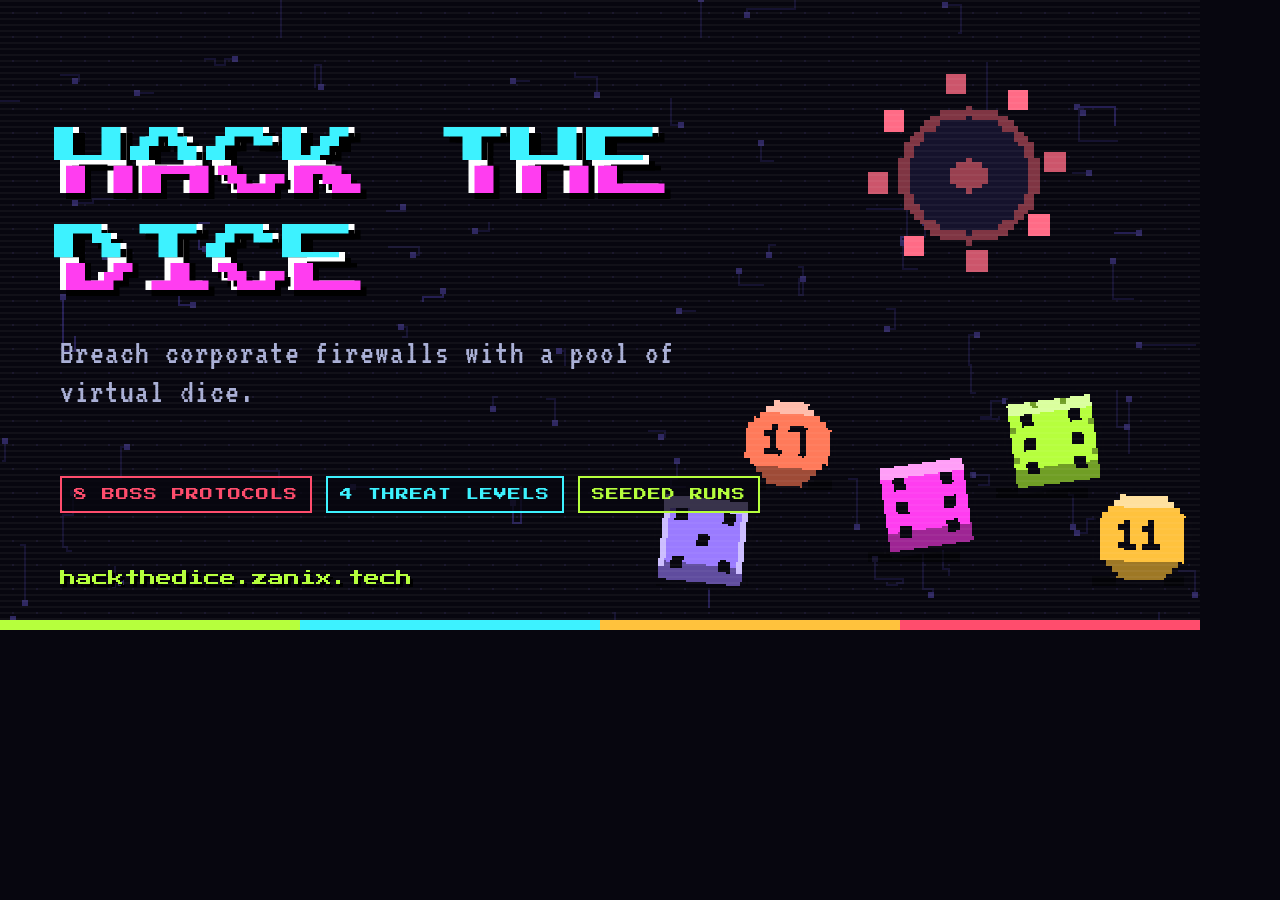
<file: tools/social-card.html>
<!DOCTYPE html>
<html lang="en">
<head>
<meta charset="utf-8">
<title>Hack the Dice — social card</title>
<link rel="preconnect" href="https://fonts.googleapis.com">
<link rel="preconnect" href="https://fonts.gstatic.com" crossorigin>
<link href="https://fonts.googleapis.com/css2?family=Press+Start+2P&family=VT323&display=swap" rel="stylesheet">
<style>
/*
 * The 1200x630 card link previews use. Shoot it with:
 *   firefox --headless --window-size 1200,630 --screenshot assets/social-card.png \
 *     "http://localhost:8000/tools/social-card.html"
 */
html, body { margin: 0; width: 1200px; height: 630px; overflow: hidden; background: #07060f; }
.card {
  position: relative; width: 1200px; height: 630px;
  font-family: 'VT323', ui-monospace, monospace; color: #dfe6ff;
  background:
    radial-gradient(110% 80% at 70% 30%, rgba(255,77,109,.18), transparent 65%),
    radial-gradient(90% 70% at 15% 80%, rgba(61,242,255,.14), transparent 70%),
    #07060f;
}
canvas { position: absolute; inset: 0; width: 1200px; height: 630px; image-rendering: pixelated; }
.plate { position: absolute; inset: 0; padding: 54px 60px; display: flex; flex-direction: column; justify-content: center; }
.title {
  position: relative; display: inline-block; align-self: flex-start;
  font-family: 'Press Start 2P', monospace; font-size: 76px; line-height: 1.28;
  color: #fff; text-shadow: 6px 6px 0 #000;
}
.title::before, .title::after { content: attr(data-text); position: absolute; left: 0; top: 0; width: 100%; }
.title::before { color: #3df2ff; transform: translate(-6px,0); clip-path: inset(0 0 56% 0); }
.title::after { color: #ff3df0; transform: translate(6px,0); clip-path: inset(50% 0 0 0); }
.tag { font-size: 34px; color: #aab0d6; margin-top: 22px; letter-spacing: 1px; max-width: 640px; line-height: 1.15; }
.bullets { display: flex; gap: 14px; margin-top: 30px; }
.bullets span {
  font-family: 'Press Start 2P', monospace; font-size: 13px; letter-spacing: 1px;
  border: 2px solid var(--c); color: var(--c); padding: 10px 12px; background: rgba(7,6,15,.75);
}
.host { position: absolute; left: 60px; bottom: 44px; font-family: 'Press Start 2P', monospace; font-size: 16px; color: #b6ff3d; text-shadow: 3px 3px 0 #000; }
.bar { position: absolute; left: 0; right: 0; bottom: 0; height: 10px; display: flex; }
.bar i { flex: 1; }
</style>
</head>
<body>
<div class="card">
  <canvas id="art" width="600" height="315"></canvas>
  <div class="plate">
    <div class="title" data-text="HACK THE">HACK THE</div>
    <div class="title" data-text="DICE">DICE</div>
    <p class="tag">Breach corporate firewalls with a pool of virtual dice.</p>
    <div class="bullets">
      <span style="--c:#ff4d6d">8 BOSS PROTOCOLS</span>
      <span style="--c:#3df2ff">4 THREAT LEVELS</span>
      <span style="--c:#b6ff3d">SEEDED RUNS</span>
    </div>
  </div>
  <div class="host">hackthedice.zanix.tech</div>
  <div class="bar" id="bar"></div>
</div>

<script type="module">
import { dieSprite } from '../src/render/die-sprites.js';
import { ENEMY_SPRITES } from '../src/render/enemy-sprites.js';
import { DIFFICULTIES, DIFFICULTY_ORDER } from '../src/data/difficulty.js';
import { rand, randInt } from '../src/core/random.js';

const art = document.getElementById('art');
const ctx = art.getContext('2d');
ctx.imageSmoothingEnabled = false;

// The board's circuit backdrop, drawn the same way the game draws it.
ctx.fillStyle = '#07060f';
ctx.fillRect(0, 0, art.width, art.height);
ctx.fillStyle = '#120f24';
for (let x = 6; x < art.width; x += 12) for (let y = 6; y < art.height; y += 12) ctx.fillRect(x, y, 1, 1);
const stepX = [1, 0, -1, 0], stepY = [0, 1, 0, -1];
for (let i = 0; i < 70; i++) {
  let x = randInt(0, art.width), y = randInt(0, art.height), dir = randInt(0, 3);
  ctx.fillStyle = Math.random() < 0.18 ? '#241e52' : '#151230';
  for (let step = 0, len = randInt(8, 40); step < len; step++) {
    ctx.fillRect(x, y, 1, 1);
    if (Math.random() < 0.08) dir = (dir + (Math.random() < 0.5 ? 1 : 3)) % 4;
    x += stepX[dir]; y += stepY[dir];
  }
  ctx.fillStyle = '#2e2760';
  ctx.fillRect(x - 1, y - 1, 3, 3);
}

// A boss looming on the right, and dice tumbling under it.
const plate = document.createElement('canvas');
plate.width = 64; plate.height = 48;
ENEMY_SPRITES.revenant(plate.getContext('2d'), 2.4, '#ff6b86');
ctx.drawImage(plate, 0, 0, 64, 48, 400, 24, 64 * 2.6, 48 * 2.6);

[['d20', 17, 372, 196], ['amp', 6, 436, 232], ['virus', 6, 500, 200], ['d12', 11, 548, 244], ['qubit', 5, 330, 244]]
  .forEach(([type, value, x, y]) => {
    ctx.fillStyle = 'rgba(0,0,0,.55)';
    ctx.fillRect(x - 2, y + 44, 46, 5);
    ctx.save();
    ctx.translate(x, y);
    ctx.rotate(rand(-0.14, 0.14));
    ctx.drawImage(dieSprite(type, value), 0, 0, 16, 16, 0, 0, 48, 48);
    ctx.restore();
  });

ctx.fillStyle = 'rgba(255,255,255,.04)';
for (let y = 0; y < art.height; y += 3) ctx.fillRect(0, y, art.width, 1);

document.getElementById('bar').innerHTML = DIFFICULTY_ORDER
  .map(id => `<i style="background:${DIFFICULTIES[id].color}"></i>`).join('');
</script>
</body>
</html>
</file>
<file: src/styles/tokens.css>
/* Design tokens: palette, fonts, light/dark themes. */

:root {
  /* Console case — the physical shell around the screens */
  --case: #bdb6cd;
  --case-2: #d3cddf;
  --case-edge: #8c85a2;
  --case-ink: #1c1730;
  --case-dim: #58516f;

  /* CRT screens — everything inside a .screen element */
  --screen: #07060f;
  --screen-2: #0e0b1c;
  --screen-line: #241e42;
  --ink: #dfe6ff;
  --dim: #7e83ad;

  /* Accents — also used as literal hex values by the sprite painters */
  --cyan: #3df2ff;
  --mag: #ff3df0;
  --lime: #b6ff3d;
  --amber: #ffc23d;
  --red: #ff4d6d;
  --violet: #9a7bff;

  /* Type: --px for chunky headings, --vt for body copy */
  --px: 'Press Start 2P', ui-monospace, 'Courier New', monospace;
  --vt: 'VT323', ui-monospace, 'Courier New', monospace;

  color-scheme: light;
}

/*
 * Only the case tokens change with the system's preference: the screens are
 * always dark, because a CRT that glows white would not read as a CRT.
 *
 * There used to be a setting for this as well, which meant the same five lines
 * existed twice and a `:not([data-theme="light"])` guard on this block to let
 * the setting win. The setting is gone, so the system is the only thing that
 * chooses and once is enough.
 */
@media (prefers-color-scheme: dark) {
  :root {
    --case: #0a0911;
    --case-2: #131020;
    --case-edge: #2b2542;
    --case-ink: #d6d0ee;
    --case-dim: #7b7598;
    color-scheme: dark;
  }
}
</file>
<file: src/styles/base.css>
/* Element defaults and the app shell. */

* { box-sizing:border-box; }

/*
 * A game, not a document.
 *
 * Dragging a die or an artifact used to paint a selection across half the
 * console, a double-click picked out whatever word was under it, and sprites
 * could be dragged off the page as images. None of that belongs in something
 * being played, so selection is off everywhere and switched back on only where
 * there is genuinely text: the fields you type into, and the codes a host reads
 * out or pastes somewhere else.
 */
html {
  user-select:none;
  -webkit-user-select:none;
  /* No long-press "copy image" sheet, and no blue flash on every tap. */
  -webkit-touch-callout:none;
  -webkit-tap-highlight-color:transparent;
}
input,textarea,[contenteditable],.op-code,.selectable {
  user-select:text;
  -webkit-user-select:text;
  -webkit-touch-callout:default;
}
/* Sprites are painted, not pictures to drag into another window. */
img,canvas { -webkit-user-drag:none; }

html,body {
  margin:0;
  height:100%;
}
body {
  background:var(--case);
  color:var(--case-ink);
  font-family:var(--vt);
  font-size:20px;
  line-height:1.1;
  overflow-x:hidden;
}
button {
  font:inherit;
  color:inherit;
}

/*
 * The hidden attribute has to beat any display rule an element also carries.
 * The start overlay is display:flex and the top-bar stats are display:flex, so
 * without this both stay on screen when hidden — and a screen you cannot see
 * past makes every button under it look dead.
 */
[hidden] { display: none !important; }
.px { font-family:var(--px); }

/* Controls that only exist in the touch layout: see mobile.css. */
.touch-only { display: none; }
.sheet-backdrop { display: none; }
#app {
  display:flex;
  flex-direction:column;
  /*
   * --app-height is the viewport as JS measured it, and it is the only height
   * that survives the interface-size setting: viewport units are absolute, so
   * a zoomed root multiplies 100dvh by the scale and the console ends up half a
   * screen too tall or well short of the bottom. The units are the fallback for
   * the moment before JS has run. styles/mobile.css has always done this — for
   * the phone chrome reason — and this is the same fix for the same reason.
   */
  height:100vh;
  height:100dvh;
  height:var(--app-height, 100dvh);
  min-height:660px;
}
</file>
<file: src/styles/layout.css>
/* Top bar, three-column grid, panel and CRT screen chrome. */

/* top bar */
.topbar {
  display:flex;
  align-items:center;
  gap:20px;
  padding:8px 14px;
  border-bottom:2px solid var(--case-edge);
  flex-wrap:wrap;
  background:var(--case-2);
}
.logo {
  font-family:var(--px);
  font-size:14px;
  letter-spacing:1px;
  white-space:nowrap;
  color:var(--case-ink);
}
.logo b {
  color:var(--mag);
  font-weight:normal;
  margin:0 .45em;
  text-shadow:2px 2px 0 #000;
}
.stat {
  display:flex;
  flex-direction:column;
  gap:2px;
  min-width:0;
}
.stat small {
  font-size:15px;
  color:var(--case-dim);
}
.stat span {
  font-family:var(--px);
  font-size:11px;
  display:flex;
  align-items:center;
  gap:6px;
  white-space:nowrap;
}
.stat em {
  font-style:normal;
  font-size:15px;
  color:var(--case-dim);
  white-space:nowrap;
}
.sc {
  width:14px;
  height:14px;
  image-rendering:pixelated;
  vertical-align:middle;
}
.stat .copyable {
  cursor: pointer;
  border-bottom: 1px dotted var(--case-dim);
}
.stat .copyable:hover { color: var(--mag); }
.spacer { flex:1; }
.topbtns {
  display:flex;
  /*
   * Wraps rather than clips. .topbar has always wrapped; this row had not, so
   * when it ran out of room — a very narrow phone, or the interface scaled up —
   * the last buttons simply went off the edge instead of onto a second line.
   */
  flex-wrap:wrap;
  gap:6px;
}

/* grid */
.grid {
  flex:1;
  display:grid;
  grid-template-columns:minmax(240px,1fr) minmax(360px,2.1fr) minmax(280px,1.15fr);
  grid-template-rows:minmax(0,1fr);
  gap:10px;
  padding:10px;
  min-height:0;
}
.panel {
  background:var(--case-2);
  border:2px solid var(--case-edge);
  box-shadow:0 3px 0 var(--case-edge);
  display:flex;
  flex-direction:column;
  min-height:0;
  min-width:0;
  padding:8px;
  gap:8px;
}
.ptitle {
  display:flex;
  justify-content:space-between;
  align-items:center;
  font-family:var(--px);
  font-size:10px;
  padding:2px 2px 0;
  color:var(--case-ink);
}
.ptitle .tag {
  color:var(--case-dim);
  font-size:9px;
}
.screen {
  background:var(--screen);
  border:2px solid #000;
  box-shadow:inset 0 0 0 2px var(--screen-line),inset 0 0 40px rgba(61,242,255,.05);
  color:var(--ink);
  position:relative;
  overflow:hidden;
}
.screen::after {
  content:'';
  position:absolute;
  inset:0;
  pointer-events:none;
  background:repeating-linear-gradient(to bottom,rgba(255,255,255,.028) 0 1px,transparent 1px 3px);
  z-index:3;
}
</file>
<file: src/styles/target.css>
/* Left column: enemy portrait, firewall bar, console log. */

/* left: target */
.target {
  padding:10px;
  display:flex;
  flex-direction:column;
  gap:8px;
  flex:none;
}
.ename {
  font-family:var(--px);
  font-size:10px;
  line-height:1.4;
  color:var(--ink);
}
.ecan-wrap {
  position:relative;
  border:2px solid #000;
  box-shadow:inset 0 0 0 1px var(--screen-line);
  background:var(--screen);
}
#enemy {
  display:block;
  width:100%;
  height:auto;
  max-height:30vh;
  object-fit:contain;
  image-rendering:pixelated;
}
.eoverlay {
  position:absolute;
  inset:0;
  display:flex;
  align-items:center;
  justify-content:center;
  font-family:var(--px);
  font-size:10px;
  color:var(--lime);
  text-shadow:2px 2px 0 #000;
  pointer-events:none;
  text-align:center;
  z-index:2;
}
.fw-top {
  display:flex;
  justify-content:space-between;
  font-family:var(--px);
  font-size:8px;
  color:var(--red);
  margin-bottom:5px;
  gap:6px;
}
.fw-bar {
  height:18px;
  background:#1a0f1f;
  border:2px solid #000;
  box-shadow:inset 0 0 0 1px #3a2040;
  position:relative;
  overflow:hidden;
}
.fw-bar i {
  position:absolute;
  left:0;
  top:0;
  bottom:0;
  display:block;
}
.fw-bar .ghost {
  background:#fff;
  transition:width .6s .35s;
}
.fw-bar .fill {
  background:repeating-linear-gradient(90deg,var(--red) 0 6px,#c42a4a 6px 8px);
  transition:width .25s steps(6);
}
/*
 * MEMORY LEAK moves the width every frame. A stepped transition restarted that
 * often never advances a step, so the fill tracks the damage directly; the
 * ghost keeps a short trail, which is what makes the drain visible as a drain.
 */
.fw-bar.draining .fill { transition:none; }
.fw-bar.draining .ghost { transition:width .3s linear; }
.bossrule {
  font-size:17px;
  color:var(--red);
  border:1px dashed var(--red);
  padding:5px 7px;
  line-height:1.05;
}
.bossrule:empty { display:none; }
.logbox {
  flex:1;
  min-height:110px;
}
.log {
  position:absolute;
  inset:8px 10px;
  overflow-y:auto;
  font-size:18px;
  line-height:1.05;
  color:var(--lime);
  scrollbar-width:thin;
  scrollbar-color:var(--screen-line) transparent;
}
.ln {
  margin-bottom:2px;
  word-break:break-word;
}
.ln.red { color:var(--red); }
.ln.cyan { color:var(--cyan); }
.ln.amber { color:var(--amber); }
.ln.mag { color:var(--mag); }
.ln.dim { color:var(--dim); }
.ln.white { color:var(--ink); }
.ln.lime { color:var(--lime); }
/* The corporation talking: set apart from the machine's own output. */
.ln.corp {
  color:var(--violet);
  font-style:italic;
}
</file>
<file: src/styles/board.css>
/* Center column: artifact row, dice board, scorebar, controls. */

/* center */
/* --slots is set from the HUD: the row is as wide as the rig currently is. */
.arts {
  display:grid;
  grid-template-columns:repeat(var(--slots,5),minmax(0,1fr));
  gap:6px;
  flex:none;
}
.art {
  background:var(--screen);
  border:2px solid #000;
  box-shadow:inset 0 0 0 1px var(--screen-line);
  min-height:60px;
  display:flex;
  flex-direction:column;
  align-items:center;
  justify-content:center;
  gap:4px;
  padding:4px 2px;
  color:var(--ink);
  position:relative;
  cursor:help;
  min-width:0;
}
.art img {
  width:28px;
  height:28px;
  image-rendering:pixelated;
}
.art span {
  font-family:var(--px);
  font-size:6px;
  text-align:center;
  line-height:1.3;
  color:var(--dim);
  max-width:100%;
  overflow:hidden;
  text-overflow:ellipsis;
  white-space:nowrap;
  padding:0 2px;
}
.art em {
  position:absolute;
  top:3px;
  right:3px;
  font-style:normal;
  font-family:var(--px);
  font-size:6px;
  color:var(--amber);
}
/* An edition stamp: a coloured rim on the slot, and its tag in the corner. */
.art.stamped {
  border-color:var(--ed);
  box-shadow:inset 0 0 0 1px var(--ed),0 0 10px -3px var(--ed);
}
.art .ed {
  position:absolute;
  top:3px;
  left:3px;
  font-style:normal;
  font-family:var(--px);
  font-size:6px;
  color:var(--ed);
}
.art.empty {
  color:var(--screen-line);
  font-family:var(--px);
  font-size:7px;
  cursor:default;
}
.art.fire { animation:fire .38s steps(4); }

/* Ordering the row is a move, so a filled slot reads as something you can pick
   up — and the one in hand reads as lifted out of the row. */
.art[data-id] { cursor:grab; }
.arts.reordering .art[data-id] { cursor:grabbing; }
.arts.reordering { cursor:grabbing; }
.art.dragging {
  opacity:.85;
  border-color:var(--lime);
  box-shadow:inset 0 0 0 1px var(--lime),0 0 14px -2px var(--lime);
  transform:translateY(-3px) scale(1.06);
}
/* The slots part around it rather than snapping, so the move is legible. */
.arts.reordering .art:not(.dragging) { transition:transform .12s steps(2); }
@keyframes fire{0%{transform:none}35%{transform:translateY(-7px) scale(1.14);box-shadow:0 0 0 2px var(--amber),0 0 18px var(--amber)}100%{transform:none}}
.board-wrap {
  flex:1 1 0;
  min-height:220px;
}
#board {
  position:absolute;
  left:50%;
  top:50%;
  transform:translate(-50%,-50%);
  image-rendering:pixelated;
  display:block;
  touch-action:manipulation;
}
.hint {
  position:absolute;
  left:10px;
  bottom:6px;
  font-size:18px;
  color:var(--dim);
  pointer-events:none;
  z-index:4;
  right:10px;
  white-space:nowrap;
  overflow:hidden;
  text-overflow:ellipsis;
}
.combo {
  position:absolute;
  right:10px;
  top:8px;
  font-family:var(--px);
  font-size:8px;
  color:var(--amber);
  z-index:4;
  text-align:right;
  pointer-events:none;
}
.scorebar {
  display:flex;
  align-items:stretch;
  gap:8px;
  padding:8px;
  flex:none;
}
.sbox {
  flex:1;
  display:flex;
  flex-direction:column;
  align-items:center;
  justify-content:center;
  padding:6px 4px;
  border:2px solid;
  min-width:0;
  position:relative;
  z-index:4;
}
.sbox .lbl {
  font-family:var(--px);
  font-size:7px;
  opacity:.8;
  margin-bottom:6px;
  white-space:nowrap;
}
.sbox .val {
  font-family:var(--px);
  font-size:clamp(12px,1.5vw,19px);
  white-space:nowrap;
  display:inline-block;
}
.sbox.bits {
  border-color:var(--cyan);
  color:var(--cyan);
  background:rgba(61,242,255,.07);
}
.sbox.mult {
  border-color:var(--mag);
  color:var(--mag);
  background:rgba(255,61,240,.07);
}
.sbox.power {
  flex:1.4;
  border-color:var(--amber);
  color:var(--amber);
  background:rgba(255,194,61,.07);
}
.op {
  align-self:center;
  color:var(--dim);
  font-family:var(--px);
  font-size:12px;
  z-index:4;
}
.val.dimv { opacity:.45; }
.bump { animation:bump .24s steps(3); }
@keyframes bump{0%{transform:scale(1.5);color:#fff}100%{transform:scale(1)}}
.controls {
  display:flex;
  flex-direction:column;
  gap:8px;
  flex:none;
}
.meters {
  display:flex;
  gap:18px;
  flex-wrap:wrap;
  align-items:center;
}
.meter {
  display:flex;
  align-items:center;
  gap:7px;
  font-size:18px;
  color:var(--case-dim);
}
.pips {
  display:flex;
  gap:3px;
  align-items:center;
  min-height:14px;
}
.pips i {
  width:10px;
  height:14px;
  background:var(--case-edge);
  display:block;
  border:1px solid #000;
}
.pips i.on { background:var(--red); }
.pips.rr i.on { background:var(--cyan); }
.pips .none {
  font-family:var(--px);
  font-size:8px;
}
.btnrow {
  display:grid;
  grid-template-columns:1fr 1fr 1.3fr;
  gap:8px;
}
.abils {
  display:grid;
  grid-template-columns:repeat(3,minmax(0,1fr));
  gap:8px;
}
.abil {
  display:flex;
  align-items:center;
  gap:6px;
  padding:6px;
  background:var(--screen);
  border:2px solid var(--violet);
  color:var(--ink);
  cursor:pointer;
  box-shadow:0 3px 0 #000;
  text-align:left;
  min-width:0;
  min-height:40px;
}
.abil:disabled {
  opacity:.45;
  cursor:not-allowed;
}
.abil:active:not(:disabled) {
  transform:translateY(2px);
  box-shadow:0 1px 0 #000;
}
.abil img {
  width:22px;
  height:22px;
  image-rendering:pixelated;
  flex:none;
}
.abil .an {
  font-family:var(--px);
  font-size:7px;
  line-height:1.35;
  overflow:hidden;
  min-width:0;
}
.abil .ac {
  margin-left:auto;
  font-family:var(--px);
  font-size:9px;
  color:var(--amber);
  flex:none;
}
.abil.empty {
  border-color:var(--case-edge);
  color:var(--case-dim);
  background:transparent;
  justify-content:center;
  font-family:var(--px);
  font-size:7px;
  cursor:default;
  box-shadow:none;
}
</file>
<file: src/styles/buttons.css>
/* Shared button styles. */

/* buttons */
.btn {
  font-family:var(--px);
  font-size:11px;
  letter-spacing:1px;
  padding:12px 12px;
  background:var(--screen);
  color:var(--ink);
  border:2px solid var(--dim);
  box-shadow:0 4px 0 #000;
  cursor:pointer;
  position:relative;
  white-space:nowrap;
}
.btn:hover:not(:disabled) { filter:brightness(1.3); }
.btn:active:not(:disabled) {
  transform:translateY(3px);
  box-shadow:0 1px 0 #000;
}
.btn:disabled {
  opacity:.35;
  cursor:not-allowed;
}
.btn:focus-visible,.abil:focus-visible,.x:focus-visible {
  outline:2px dashed var(--amber);
  outline-offset:2px;
}
.btn.cyan {
  border-color:var(--cyan);
  color:var(--cyan);
  box-shadow:0 4px 0 #0a5a66;
}
.btn.mag {
  border-color:var(--mag);
  color:var(--mag);
  box-shadow:0 4px 0 #6a1466;
}
.btn.lime {
  border-color:var(--lime);
  color:var(--lime);
  box-shadow:0 4px 0 #3d5a0f;
}
.btn.sm {
  font-size:8px;
  padding:8px 9px;
  box-shadow:0 3px 0 #000;
}
.btn.wide { width:100%; }
/* A button that is a sprite rather than a word — the settings gear. */
.btn.icon-only {
  display:inline-flex;
  align-items:center;
  justify-content:center;
  padding:7px 9px;
}
.btn.icon-only img { width:15px; height:15px; image-rendering:pixelated; display:block; }
.btn.pulse:not(:disabled) { animation:btnpulse 1s steps(2) infinite; }
@keyframes btnpulse{50%{background:#1d1840}}
</file>
<file: src/styles/toolkit.css>
/* Right column: the rig inventory, and the black market popup over the game. */

/* The market: a dialog over the board, not a column that is always there. */
.market {
  position:fixed;
  inset:0;
  z-index:59;
  display:flex;
  align-items:center;
  justify-content:center;
  padding:16px;
  background:rgba(5,4,12,.78);
}
.market[hidden] { display:none; }
.market-box {
  width:min(760px,100%);
  max-height:min(88dvh,720px);
  padding:12px;
  display:flex;
  flex-direction:column;
  gap:10px;
  border-color:var(--mag);
  box-shadow:inset 0 0 0 2px var(--screen-line),0 0 30px -8px var(--mag);
}
.market-box > * {
  position:relative;
  z-index:4;
}
.market-head {
  display:flex;
  align-items:center;
  gap:8px;
  font-family:var(--px);
  font-size:10px;
  color:var(--mag);
  border-bottom:1px solid var(--screen-line);
  padding-bottom:8px;
  flex-wrap:wrap;
}
.market-title { flex:none; }
.market-scrap {
  flex:1;
  display:flex;
  align-items:center;
  gap:5px;
  font-size:9px;
  color:var(--amber);
}
/* The cards scroll; the header and the breach button stay put. */
.market .shop {
  flex:1;
  overflow-y:auto;
  align-content:start;
  padding-right:4px;
  scrollbar-width:thin;
  scrollbar-color:var(--screen-line) transparent;
}

/* Actions that act on the run, below the toolkit rather than inside it. */
.panel-actions {
  display:flex;
  flex-direction:column;
  gap:6px;
  flex:none;
}


/* right: toolkit */
.toolkit {
  flex:1;
  overflow-y:auto;
  padding:10px;
  display:flex;
  flex-direction:column;
  gap:10px;
  scrollbar-width:thin;
  scrollbar-color:var(--screen-line) transparent;
}
.toolkit > * {
  position:relative;
  z-index:4;
}
.sec-h {
  display:flex;
  justify-content:space-between;
  align-items:center;
  font-family:var(--px);
  font-size:9px;
  color:var(--cyan);
  gap:6px;
  border-bottom:1px solid var(--screen-line);
  padding-bottom:6px;
  min-height:28px;
}
.sec-h span {
  color:var(--dim);
  font-size:8px;
}
.shop {
  display:grid;
  grid-template-columns:repeat(auto-fill,minmax(150px,1fr));
  gap:8px;
}
.card {
  border:2px solid var(--screen-line);
  background:var(--screen-2);
  padding:7px;
  display:flex;
  flex-direction:column;
  gap:5px;
  min-width:0;
}
.card .top {
  display:flex;
  gap:7px;
  align-items:center;
}
.card img {
  width:26px;
  height:26px;
  image-rendering:pixelated;
  flex:none;
}
.card .nm {
  font-family:var(--px);
  font-size:7px;
  line-height:1.4;
  color:var(--ink);
}
.card .kd {
  font-size:14px;
  color:var(--dim);
}
.card .ds {
  font-size:16px;
  color:#aab0d6;
  line-height:1;
  flex:1;
}
.card .buy {
  font-size:8px;
  padding:7px 6px;
  display:flex;
  align-items:center;
  justify-content:center;
  gap:5px;
}
.card.t2 { border-color:#3d3070; }
.card.t3 { border-color:#70305f; }
.card.t4 { border-color:#8a6a1f; }
/* A stamped card wears its edition's colour, whatever tier it is. */
.card.stamped {
  border-color:var(--ed);
  box-shadow:0 0 12px -4px var(--ed);
}
.card .kd .ed,
.row-item .t b .ed {
  font-style:normal;
  font-family:var(--px);
  font-size:6px;
  color:var(--ed);
}
.card .ed-note {
  flex:none;
  color:var(--ed);
}
.card.sold { opacity:.3; }
.shop.locked .card {
  opacity:.35;
  filter:grayscale(1);
}
.empty-note {
  font-size:17px;
  color:var(--dim);
  line-height:1.05;
}
.inv {
  display:flex;
  flex-wrap:wrap;
  gap:6px;
}
.inv-die {
  display:flex;
  align-items:center;
  gap:5px;
  background:var(--screen-2);
  border:1px solid var(--screen-line);
  padding:3px 6px 3px 3px;
  font-size:16px;
  color:var(--ink);
}
.inv-die img {
  width:24px;
  height:24px;
  image-rendering:pixelated;
}
.x {
  background:none;
  border:1px solid var(--red);
  color:var(--red);
  font-family:var(--px);
  font-size:6px;
  cursor:pointer;
  padding:3px 4px;
  margin-left:3px;
  white-space:nowrap;
}
.x:hover {
  background:var(--red);
  color:#000;
}
.row-item {
  display:flex;
  align-items:center;
  gap:8px;
  background:var(--screen-2);
  border:1px solid var(--screen-line);
  padding:5px;
  color:var(--ink);
}
.row-item + .row-item { margin-top:6px; }
.row-item img {
  width:24px;
  height:24px;
  image-rendering:pixelated;
  flex:none;
}
.row-item .t {
  flex:1;
  min-width:0;
}
.row-item .t b {
  display:block;
  font-family:var(--px);
  font-size:7px;
  font-weight:normal;
  margin-bottom:3px;
  line-height:1.35;
}
.row-item .t small {
  font-size:15px;
  color:var(--dim);
  line-height:1;
  display:block;
}
</file>
<file: src/styles/effects.css>
/* Floating score effects, toasts, modal, glitch and shake. */

/* fx + modal */
#fx {
  position:fixed;
  inset:0;
  pointer-events:none;
  z-index:50;
  overflow:hidden;
}
.fly {
  position:absolute;
  left:0;
  top:0;
  font-family:var(--px);
  font-size:14px;
  white-space:nowrap;
  pointer-events:none;
  text-shadow:2px 2px 0 #000,-1px -1px 0 #000,0 0 10px currentColor;
  will-change:transform;
}
.c-bits { color:var(--cyan); }
.c-mult { color:var(--mag); }
.c-x {
  color:var(--amber);
  font-size:17px;
}
.c-red {
  color:var(--red);
  font-size:9px;
}
.c-lime {
  color:var(--lime);
  font-size:10px;
}
.c-dmg {
  color:#fff;
  font-size:18px;
  text-shadow:3px 3px 0 var(--red),0 0 12px var(--red);
}
.fly.small { font-size:9px; }
.bighit {
  font-size:clamp(28px,5vw,58px);
  color:#fff;
  text-shadow:4px 4px 0 var(--mag),-3px -3px 0 var(--cyan),0 0 26px var(--amber);
}
.toast {
  position:absolute;
  left:50%;
  bottom:26px;
  transform:translateX(-50%);
  background:var(--screen);
  color:var(--amber);
  border:2px solid var(--amber);
  padding:9px 12px;
  font-family:var(--px);
  font-size:9px;
  box-shadow:0 4px 0 #000;
  animation:toast 2s steps(8) forwards;
  white-space:nowrap;
}
@keyframes toast{0%{opacity:0}8%,82%{opacity:1}100%{opacity:0}}
#modal {
  position:fixed;
  inset:0;
  z-index:60;
  display:none;
  align-items:center;
  justify-content:center;
  background:rgba(5,4,12,.8);
  padding:16px;
}
#modal.open { display:flex; }
.mbox {
  max-width:580px;
  width:100%;
  padding:24px;
  max-height:92vh;
  overflow:auto;
}
.mbox > * {
  position:relative;
  z-index:4;
}
.mbtns {
  display:flex;
  gap:10px;
  flex-wrap:wrap;
  margin-top:18px;
}
.mbtns .btn { flex:1; }
.mtitle {
  font-family:var(--px);
  font-size:18px;
  color:var(--mag);
  margin:0 0 12px;
  line-height:1.4;
}
.title-big {
  font-family:var(--px);
  font-size:clamp(22px,5.5vw,38px);
  color:#fff;
  margin:6px 0 10px;
  line-height:1.3;
}
.mbox p {
  margin:8px 0;
  font-size:20px;
  color:var(--ink);
}
.mbox p b {
  color:var(--lime);
  font-weight:normal;
}

/* A parting line from the corporation, on the screens that end something. */
.mbox p.said {
  color:var(--violet);
  font-style:italic;
  border-left:2px solid var(--violet);
  padding-left:10px;
  margin:14px 0;
}
.mbox p.said span {
  display:block;
  font-style:normal;
  font-family:var(--px);
  font-size:8px;
  color:var(--dim);
  margin-top:6px;
}
.kv {
  font-size:19px;
  color:var(--dim);
  margin:4px 0;
}
.kv b {
  color:var(--lime);
  font-weight:normal;
}
.how {
  display:flex;
  flex-direction:column;
  gap:7px;
  margin:14px 0;
  font-size:19px;
  color:var(--ink);
}
.how b {
  font-family:var(--px);
  font-size:9px;
  color:var(--cyan);
  font-weight:normal;
  margin-right:6px;
}
.dim { color:var(--dim)!important; }
.newbest {
  font-family:var(--px);
  color:var(--amber)!important;
  font-size:11px!important;
}
.xfer {
  height:16px;
  border:2px solid var(--cyan);
  margin:14px 0;
  position:relative;
  overflow:hidden;
}
.xfer i {
  position:absolute;
  left:0;
  top:0;
  bottom:0;
  width:0;
  background:repeating-linear-gradient(90deg,var(--cyan) 0 6px,transparent 6px 8px);
  animation:xfer 1.6s steps(20) forwards;
}
@keyframes xfer{to{width:100%}}
.glitch {
  position:relative;
  display:inline-block;
}
.glitch::before,.glitch::after {
  content:attr(data-text);
  position:absolute;
  left:0;
  top:0;
  width:100%;
  overflow:hidden;
  pointer-events:none;
}
.glitch::before {
  color:var(--cyan);
  transform:translate(-3px,0);
  clip-path:inset(0 0 62% 0);
  animation:gl1 2.4s steps(1) infinite;
}
.glitch::after {
  color:var(--mag);
  transform:translate(3px,0);
  clip-path:inset(58% 0 0 0);
  animation:gl2 1.9s steps(1) infinite;
}
@keyframes gl1{0%,100%{clip-path:inset(0 0 62% 0)}30%{clip-path:inset(20% 0 40% 0);transform:translate(4px,-1px)}60%{clip-path:inset(70% 0 5% 0)}}
@keyframes gl2{0%,100%{clip-path:inset(58% 0 0 0)}40%{clip-path:inset(10% 0 70% 0);transform:translate(-4px,1px)}75%{clip-path:inset(40% 0 30% 0)}}
.shake { animation:shake .35s steps(6); }
@keyframes shake{20%{transform:translate(-6px,3px)}40%{transform:translate(5px,-4px)}60%{transform:translate(-4px,-2px)}80%{transform:translate(3px,4px)}100%{transform:none}}
body.alarm::before {
  content:'';
  position:fixed;
  inset:0;
  background:rgba(255,40,80,.28);
  z-index:45;
  pointer-events:none;
  animation:alarm 1.2s steps(2,jump-none) forwards;
}
@keyframes alarm{0%,50%{opacity:1}25%,75%{opacity:0}100%{opacity:0}}
</file>
<file: src/styles/arcade.css>
/* Start screen, leaderboards and tournament screens. */

/* ---- The overlay --------------------------------------------------------- */

.start-screen {
  position: fixed;
  inset: 0;
  z-index: 70;
  overflow-y: auto;
  padding: 24px 16px 64px;
  display: flex;
  justify-content: center;
  color: var(--ink);
  background:
    radial-gradient(120% 80% at 50% 0%, rgba(154, 123, 255, .16), transparent 70%),
    repeating-linear-gradient(to bottom, rgba(255, 255, 255, .022) 0 1px, transparent 1px 3px),
    var(--screen);
}

.start-inner {
  max-width: 1160px;
  width: 100%;
  /* Centres the block vertically when the viewport has room to spare. */
  margin: auto;
  display: flex;
  flex-direction: column;
  gap: 18px;
}

/* ---- Masthead ------------------------------------------------------------ */

.start-head { text-align: center; }

/*
 * The title is a canvas now — see render/logo-view.js — so there is no type
 * here to size. It sets its own width and height in whole pixels per cell, and
 * this only has to centre it and keep it from being stretched by the column.
 */
.start-logo {
  display: block;
  margin: 0 auto;
  max-width: 100%;
  image-rendering: pixelated;
  filter: drop-shadow(3px 3px 0 #000);
}

.start-sub {
  font-size: 20px;
  color: var(--dim);
  margin: 10px 0 0;
}

/* ---- Cards and fields ---------------------------------------------------- */

.start-cols {
  display: grid;
  grid-template-columns: minmax(230px, 0.85fr) minmax(360px, 2.6fr);
  gap: 14px;
  align-items: start;
}

.start-card {
  background: var(--screen-2);
  border: 2px solid var(--screen-line);
  box-shadow: 0 3px 0 #000;
  padding: 14px;
  display: flex;
  flex-direction: column;
  gap: 10px;
  min-width: 0;
}

.sec {
  font-family: var(--px);
  font-size: 10px;
  color: var(--cyan);
  margin: 0;
  padding-bottom: 8px;
  border-bottom: 1px solid var(--screen-line);
  letter-spacing: 1px;
}

.sec .dim { font-family: var(--vt); font-size: 14px; letter-spacing: 0; margin-left: 4px; }

.field { display: flex; flex-direction: column; gap: 6px; }

.field > span {
  font-family: var(--px);
  font-size: 7px;
  color: var(--dim);
  line-height: 1.6;
}

.field input,
.field textarea {
  font-family: var(--px);
  font-size: 12px;
  color: var(--ink);
  background: var(--screen);
  border: 2px solid var(--cyan);
  box-shadow: inset 0 0 12px rgba(61, 242, 255, .1);
  padding: 12px 10px;
  width: 100%;
  letter-spacing: 1px;
}

.field textarea {
  font-family: var(--vt);
  font-size: 17px;
  letter-spacing: 0;
  resize: vertical;
  word-break: break-all;
}

.field input:focus,
.field textarea:focus { outline: 2px dashed var(--amber); outline-offset: 2px; }

.recent { display: flex; flex-wrap: wrap; gap: 6px; }

.chip {
  font-family: var(--px);
  font-size: 7px;
  color: var(--dim);
  background: var(--screen);
  border: 1px solid var(--screen-line);
  padding: 6px 8px;
  cursor: pointer;
}

.chip:hover { color: var(--ink); border-color: var(--cyan); }

/* ---- Threat level cards -------------------------------------------------- */

.tier-grid {
  display: grid;
  grid-template-columns: repeat(auto-fit, minmax(150px, 1fr));
  gap: 10px;
}

.tier-card {
  --tier: var(--cyan);
  display: flex;
  flex-direction: column;
  gap: 8px;
  text-align: left;
  padding: 12px;
  cursor: pointer;
  color: var(--ink);
  background: var(--screen);
  border: 2px solid var(--screen-line);
  box-shadow: 0 3px 0 #000;
  min-width: 0;
}

.tier-card:hover { border-color: var(--tier); }

.tier-card.on {
  border-color: var(--tier);
  background: color-mix(in srgb, var(--tier) 12%, var(--screen));
  box-shadow: 0 3px 0 #000, inset 0 0 22px color-mix(in srgb, var(--tier) 22%, transparent);
}

.tier-rank { font-family: var(--px); font-size: 9px; color: var(--tier); letter-spacing: 2px; }

.tier-name {
  font-family: var(--px);
  font-size: 11px;
  color: var(--tier);
  text-shadow: 2px 2px 0 #000;
  line-height: 1.4;
}

.tier-tagline { font-size: 17px; color: var(--dim); line-height: 1.05; }

.tier-stats {
  list-style: none;
  margin: 0;
  padding: 0;
  display: flex;
  flex-wrap: wrap;
  gap: 4px 10px;
  font-size: 16px;
  color: #aab0d6;
}

.tier-stats li::before { content: '· '; color: var(--tier); }

.tier-pill {
  font-family: var(--px);
  font-size: 7px;
  color: var(--tier, var(--cyan));
  border: 1px solid currentColor;
  padding: 3px 5px;
  white-space: nowrap;
}

/* ---- Actions ------------------------------------------------------------- */

.start-actions {
  display: flex;
  flex-wrap: wrap;
  gap: 10px;
  justify-content: center;
}

/*
 * Starting a run, under everything that is not starting a run.
 *
 * The full width is the point: one thing on this screen is what the screen is
 * for, and a button the width of the console cannot be mistaken for another
 * item in the row of places to go.
 */
.start-launch {
  display: flex;
  flex-direction: column;
  gap: 10px;
  /*
   * About half as wide as the row of buttons above it, which measures a little
   * under 870px. Wide enough that it is obviously the thing to press, and not so
   * wide that it reads as a banner across the bottom of the screen. Worth
   * re-measuring if that row gains a button or one of them is renamed.
   */
  width: min(435px, 100%);
  margin: 0 auto;
}

.btn.big { font-size: 15px; padding: 16px 26px; }

.start-foot {
  text-align: center;
  font-size: 17px;
  color: var(--dim);
  margin: 0;
}

/*
 * Quieter than the note above it: there to be found, not to be read first —
 * but a copyright notice that cannot be read is not a notice, so it is dimmed
 * by size rather than by fading into the background.
 */
.start-legal {
  text-align: center;
  font-size: 15px;
  color: var(--dim);
  opacity: .75;
  margin: 0;
}

.panel-head {
  display: flex;
  align-items: center;
  justify-content: space-between;
  gap: 12px;
  border-bottom: 2px solid var(--screen-line);
  padding-bottom: 10px;
}

.panel-head h2 {
  font-family: var(--px);
  font-size: 15px;
  color: var(--mag);
  margin: 0;
  text-shadow: 2px 2px 0 #000;
}

.lede { font-size: 19px; color: var(--dim); margin: 0; line-height: 1.1; }

.row-actions { display: flex; flex-wrap: wrap; gap: 8px; align-items: center; }

.error { font-size: 18px; color: var(--red); margin: 0; }
.notice { font-size: 18px; color: var(--lime); margin: 0; }

/*
 * The raw invite code, folded away.
 *
 * The QR and the copy button are how it is actually shared; the text is the
 * fallback for a browser with no clipboard access, which is every phone on a
 * plain-http LAN. Worth keeping, not worth a block of the screen.
 */
.raw-code summary {
  font-family: var(--px);
  font-size: 7px;
  color: var(--dim);
  cursor: pointer;
  padding: 6px 0;
}

.raw-code summary:hover { color: var(--cyan); }
.raw-code textarea { width: 100%; }

/* Removing a tournament sits alone, below everything it could be mistaken for. */
.danger-row {
  margin-top: 18px;
  padding-top: 12px;
  border-top: 1px solid var(--screen-line);
}

/*
 * Which build this is, in the corner opposite the author's links.
 *
 * Quiet enough to ignore and legible enough to read out over a chat when
 * something has gone wrong, which is the only time anybody wants it.
 */
.build-stamp {
  position: fixed;
  left: calc(14px + env(safe-area-inset-left, 0px));
  bottom: calc(14px + env(safe-area-inset-bottom, 0px));
  z-index: 2;
  font-family: var(--vt);
  font-size: 15px;
  line-height: 1;
  color: var(--dim);
  opacity: .6;
}

.build-stamp a {
  color: inherit;
  text-decoration: none;
}

.build-stamp:hover { opacity: 1; }
.build-stamp a:hover { color: var(--cyan); }
.build-stamp a:focus-visible { outline: 1px solid var(--cyan); outline-offset: 3px; }

/* ---- Paging a board longer than one screen -------------------------------- */

.pager {
  display: flex;
  align-items: center;
  justify-content: center;
  gap: 12px;
  margin-top: 10px;
}

.pager-at {
  font-family: var(--px);
  font-size: 8px;
  color: var(--dim);
  letter-spacing: 1px;
  min-width: 11em;
  text-align: center;
}

.pager .btn:disabled {
  opacity: .35;
  cursor: default;
}

/* ---- Archive: what this device has met, and what it has not --------------- */

.arc-section + .arc-section { margin-top: 16px; }

.arc-grid {
  display: grid;
  grid-template-columns: repeat(auto-fill, minmax(190px, 1fr));
  gap: 8px;
  margin-top: 8px;
}

.arc-card {
  display: flex;
  align-items: flex-start;
  gap: 8px;
  padding: 7px;
  min-width: 0;
  background: var(--screen-2);
  border: 1px solid var(--screen-line);
}

.arc-card img {
  width: 26px;
  height: 26px;
  image-rendering: pixelated;
  flex: none;
}

.arc-text { min-width: 0; }

.arc-text b {
  display: block;
  font-family: var(--px);
  font-size: 7px;
  font-weight: normal;
  line-height: 1.35;
  color: var(--ink);
}

.arc-text small {
  display: block;
  font-size: 15px;
  line-height: 1.05;
  color: var(--dim);
  margin-top: 3px;
}

.arc-text i {
  display: block;
  font-style: normal;
  font-size: 13px;
  color: var(--screen-line);
  margin-top: 3px;
}

/* A gap in the archive: no name, no hint, just the shape of something missing. */
.arc-card.locked {
  border-style: dashed;
  background: transparent;
}

/* Stands in for the sprite, on a card that has none: a locked slot's question
   mark, and a contract's tick. */
.arc-mark {
  width: 26px;
  height: 26px;
  flex: none;
  display: grid;
  place-items: center;
  font-family: var(--px);
  font-size: 13px;
  color: var(--dim);
  border: 1px solid var(--screen-line);
}
.arc-card.locked .arc-mark { border-style: dashed; }

/* Legible, but plainly not one of the ones you have: the label reads, the
   description under it recedes. */
.arc-card.locked .arc-text b { color: var(--dim); }
.arc-card.locked .arc-text small { color: var(--screen-line); }

/*
 * A contract. An open one is legible and quiet; a completed one is marked in
 * lime, because this screen is worth coming back to and what you want to see on
 * it is what you have already done.
 */
.arc-card.contract.done { border-color: var(--lime); }
.arc-card.contract.done .arc-mark {
  color: var(--screen);
  background: var(--lime);
  border-color: var(--lime);
}
.arc-card.contract.done .arc-text i { color: var(--lime); }

/* ---- The author's links -------------------------------------------------- */

/*
 * Pinned to the corner instead of set across the middle of the screen: nobody
 * came here to press these, and a row of labelled buttons under LOCK IN read as
 * though they were part of starting a run. Fixed rather than absolute, so they
 * stay put while a long leaderboard scrolls behind them.
 */
.corner-links {
  position: fixed;
  right: calc(14px + env(safe-area-inset-right, 0px));
  bottom: calc(14px + env(safe-area-inset-bottom, 0px));
  display: flex;
  gap: 8px;
  z-index: 2;
}

.corner-link {
  --tier: var(--dim);
  position: relative;
  /* Big enough for the mark at 2x, with room to breathe around it. */
  width: 72px;
  height: 72px;
  display: grid;
  place-items: center;
  background: var(--screen-2);
  border: 1px solid var(--screen-line);
  /* Quiet until wanted. */
  opacity: .5;
  transition: opacity .12s steps(2);
}

/*
 * The mark itself, drawn as a mask rather than an image.
 *
 * The files in assets/icons are a single colour, so painting them directly
 * would give four black shapes on a near-black screen. Masked, the colour comes
 * from the link and each one keeps the accent it had when these were drawn by
 * hand.
 *
 * The files are 128px for a 64px box on purpose. A mask is resized by the
 * compositor and `image-rendering` does not apply to one, so a hard edge cannot
 * be asked for — it has to be given art that needs no resizing. See
 * assets/icons/README.md.
 */
.corner-mark {
  width: 64px;
  height: 64px;
  background: var(--tier);
  mask: var(--mark) center / contain no-repeat;
  -webkit-mask: var(--mark) center / contain no-repeat;
}

.corner-link:hover,
.corner-link:focus-visible {
  opacity: 1;
  border-color: var(--tier);
  outline: none;
  /* Above its neighbours, so the name below is not drawn under one of them. */
  z-index: 1;
}

/*
 * The name, only while it is wanted. Above the icon rather than beside it:
 * alongside, it reached across its neighbours and hid them, and right-aligned
 * it can never run off the edge the cluster is pinned to.
 */
.corner-link::after {
  content: attr(data-label);
  position: absolute;
  right: 0;
  bottom: calc(100% + 6px);
  padding: 4px 6px;
  font-family: var(--px);
  font-size: 6px;
  letter-spacing: 1px;
  white-space: nowrap;
  color: var(--tier);
  background: var(--screen);
  border: 1px solid var(--tier);
  opacity: 0;
  pointer-events: none;
}

.corner-link:hover::after,
.corner-link:focus-visible::after { opacity: 1; }

/* ---- Invite: op code and QR ---------------------------------------------- */

.invite {
  display: grid;
  grid-template-columns: 1fr auto;
  gap: 16px;
  align-items: center;
  padding: 14px;
  background: var(--screen-2);
  border: 2px solid var(--screen-line);
}

.invite-code { display: flex; flex-direction: column; gap: 8px; min-width: 0; }

.invite-label { font-family: var(--px); font-size: 8px; color: var(--dim); }

.op-code {
  font-family: var(--px);
  font-size: clamp(24px, 5vw, 42px);
  line-height: 1.2;
  color: var(--lime);
  letter-spacing: 6px;
  text-shadow: 3px 3px 0 #000;
  word-break: break-all;
}

.invite-note { font-size: 16px; color: var(--dim); line-height: 1.05; }

.invite-qr {
  display: flex;
  flex-direction: column;
  align-items: center;
  gap: 6px;
  max-width: 40vw;
}

.invite-qr .invite-note { text-align: center; }

.qr {
  display: block;
  image-rendering: pixelated;
  border: 3px solid var(--ink);
  max-width: 100%;
  height: auto;
}

/* ---- Leaderboard --------------------------------------------------------- */

.tabs { display: flex; flex-wrap: wrap; gap: 6px; }

.tab {
  --tier: var(--ink);
  font-family: var(--px);
  font-size: 8px;
  color: var(--dim);
  background: var(--screen);
  border: 2px solid var(--screen-line);
  padding: 9px 10px;
  cursor: pointer;
}

.tab:hover { color: var(--ink); }
.tab.on { color: var(--tier); border-color: var(--tier); }

.board-scroll { overflow-x: auto; }

.board {
  width: 100%;
  border-collapse: collapse;
  font-size: 18px;
  white-space: nowrap;
}

.board th {
  font-family: var(--px);
  font-size: 7px;
  color: var(--dim);
  text-align: left;
  padding: 8px 10px;
  border-bottom: 2px solid var(--screen-line);
  font-weight: normal;
}

.board td {
  padding: 7px 10px;
  border-bottom: 1px solid var(--screen-line);
  color: var(--ink);
}

.board .rank, .board .score { font-family: var(--px); font-size: 10px; }
.board .who { font-family: var(--px); font-size: 9px; color: var(--cyan); }
.board .when, .board .hack, .board .depth { color: var(--dim); }

.board tr.rank-1 .rank, .board tr.rank-1 .score { color: var(--amber); }
.board tr.rank-2 .rank, .board tr.rank-2 .score { color: var(--ink); }
.board tr.rank-3 .rank, .board tr.rank-3 .score { color: var(--violet); }
.board tr.mine { background: rgba(61, 242, 255, .08); }

/* A run still in progress: its score is provisional and its row is alive. */
.board tr.live .score { color: var(--lime); }
.board tr.live .when { color: var(--lime); }

.live-tag {
  font-family: var(--px);
  font-size: 6px;
  color: #07060f;
  background: var(--lime);
  padding: 2px 4px;
  margin-left: 6px;
  vertical-align: middle;
  animation: livepulse 1.4s steps(2) infinite;
}

@keyframes livepulse { 50% { opacity: .45; } }

@media (prefers-reduced-motion: reduce) {
  .live-tag { animation: none; }
}

/* ---- Tournaments --------------------------------------------------------- */

.op-card {
  background: var(--screen-2);
  border: 2px solid var(--screen-line);
  padding: 12px;
  display: flex;
  flex-direction: column;
  gap: 8px;
}

.op-card + .op-card { margin-top: 10px; }

.op-top { display: flex; align-items: center; gap: 10px; flex-wrap: wrap; }

.op-name { font-family: var(--px); font-size: 11px; color: var(--lime); }

.op-meta { font-size: 17px; color: var(--dim); display: flex; align-items: center; gap: 8px; flex-wrap: wrap; }

.rules {
  list-style: none;
  margin: 0;
  padding: 0;
  font-size: 18px;
  color: #aab0d6;
}

.rules li::before { content: '> '; color: var(--cyan); }

.bans { display: flex; flex-direction: column; gap: 12px; }

.ban-group { display: flex; flex-direction: column; gap: 6px; }

.ban-head {
  font-family: var(--px);
  font-size: 8px;
  color: var(--violet);
  display: flex;
  gap: 8px;
  align-items: baseline;
  flex-wrap: wrap;
}

.ban-head span { font-family: var(--vt); font-size: 16px; color: var(--dim); }

.ban-chips { display: flex; flex-wrap: wrap; gap: 6px; }

.ban-chip {
  display: flex;
  align-items: center;
  gap: 5px;
  font-family: var(--px);
  font-size: 6px;
  line-height: 1.4;
  color: var(--ink);
  background: var(--screen);
  border: 1px solid var(--screen-line);
  padding: 5px 7px;
  cursor: pointer;
}

.ban-chip img { width: 16px; height: 16px; image-rendering: pixelated; }

.ban-chip:hover { border-color: var(--red); }

.ban-chip.banned {
  color: var(--red);
  border-color: var(--red);
  background: rgba(255, 77, 109, .1);
  text-decoration: line-through;
}

.ban-chip.banned img { filter: grayscale(1) brightness(.6); }

/* ---- Final score slab, shown on the run-over modal ------------------------ */

.score-slab {
  --tier: var(--cyan);
  display: flex;
  flex-direction: column;
  align-items: center;
  gap: 6px;
  margin: 14px 0;
  padding: 14px;
  border: 2px solid var(--tier);
  background: color-mix(in srgb, var(--tier) 10%, var(--screen));
}

.score-label { font-family: var(--px); font-size: 8px; color: var(--dim); }
.score-value { font-family: var(--px); font-size: clamp(22px, 5vw, 38px); color: #fff; text-shadow: 3px 3px 0 #000; }
.score-tier { font-family: var(--px); font-size: 9px; color: var(--tier); }

/* ---- Narrow screens ------------------------------------------------------ */

@media (max-width: 760px) {
  .start-screen { padding: 16px 12px 32px; }
  .invite { grid-template-columns: minmax(0, 1fr); }
  .invite-qr { max-width: 100%; }
  .start-cols { grid-template-columns: minmax(0, 1fr); }
  .start-actions .btn { flex: 1 1 140px; }
  /* Down here the row above is the full width too, so this matches it. */
  .start-launch { width: 100%; }
  .board { font-size: 16px; }

  /*
   * The corner links stop floating.
   *
   * Fixed to the bottom right, they sit over whatever scrolls underneath them,
   * and on this width what scrolls underneath them is a full-width LOCK IN —
   * three 34px link targets laid over the one button the screen exists for.
   * There is no corner to spare here, so they go after the content instead.
   */
  .corner-links {
    position: static;
    align-self: flex-end;
    margin-top: 2px;
  }

  .build-stamp {
    position: static;
    align-self: flex-start;
    margin-top: 2px;
    opacity: .6;
  }
}
</file>
<file: src/styles/responsive.css>
/* Motion preferences. The narrow and touch layouts live in mobile.css. */

@media (prefers-reduced-motion: reduce) {
  .shake,.glitch::before,.glitch::after,.btn.pulse:not(:disabled),body.alarm::before {
    animation:none!important;
  }
}
</file>
<file: src/styles/cutscene.css>
/* The boss cutscene: a protocol introducing itself before the fight. */

.cutscene {
  --tier: var(--red);
  position: fixed;
  inset: 0;
  z-index: 62;
  display: flex;
  align-items: center;
  justify-content: center;
  padding: 20px;
  cursor: pointer;
  background:
    radial-gradient(120% 90% at 50% 40%, color-mix(in srgb, var(--tier) 18%, transparent), transparent 70%),
    repeating-linear-gradient(to bottom, rgba(255, 255, 255, .03) 0 1px, transparent 1px 3px),
    rgba(4, 3, 10, .93);
}

.cut-panel {
  width: min(680px, 100%);
  max-height: 100%;
  overflow: auto;
  text-align: center;
  display: flex;
  flex-direction: column;
  align-items: center;
  gap: 14px;
  padding: 26px 22px;
  border: 3px solid var(--tier);
  background: rgba(7, 6, 15, .92);
  box-shadow: 0 0 0 3px #000, 0 0 46px color-mix(in srgb, var(--tier) 40%, transparent);
  animation: cutin .26s steps(4);
}

/*
 * Transform and brightness only: never opacity. A panel that depends on an
 * animation finishing to become visible is a panel that disappears the moment
 * the browser decides not to run it.
 */
@keyframes cutin {
  0% { transform: scale(1.14) translateY(-10px); filter: brightness(2.4); }
  60% { transform: scale(.98) translateY(0); filter: brightness(1.1); }
  100% { transform: none; filter: none; }
}

.cut-label {
  font-family: var(--px);
  font-size: 9px;
  letter-spacing: 2px;
  color: var(--tier);
  animation: cutblink 1.1s steps(2) infinite;
}

@keyframes cutblink { 50% { opacity: .4; } }

.cut-sprite {
  width: 320px;
  max-width: 76vw;
  height: auto;
  image-rendering: pixelated;
  border: 2px solid var(--screen-line);
  background: var(--screen);
}

.cut-name {
  position: relative;
  margin: 0;
  font-family: var(--px);
  font-size: clamp(18px, 4.4vw, 32px);
  line-height: 1.3;
  color: #fff;
  text-shadow: 3px 3px 0 #000;
}

.cut-name::before, .cut-name::after {
  content: attr(data-text);
  position: absolute;
  left: 0;
  top: 0;
  width: 100%;
  pointer-events: none;
}
.cut-name::before { color: var(--cyan); transform: translate(-3px, 0); clip-path: inset(0 0 58% 0); }
.cut-name::after { color: var(--tier); transform: translate(3px, 0); clip-path: inset(52% 0 0 0); }

.cut-rule {
  margin: 0;
  font-size: 21px;
  line-height: 1.1;
  color: var(--tier);
  border: 1px dashed var(--tier);
  padding: 8px 12px;
}

.cut-line {
  margin: 0;
  min-height: 2.2em;
  font-size: 24px;
  line-height: 1.1;
  color: var(--ink);
  font-style: italic;
}

.cut-go {
  font-family: var(--px);
  font-size: 9px;
  color: var(--dim);
  letter-spacing: 1px;
}

@media (prefers-reduced-motion: reduce) {
  .cut-panel { animation: none; }
  .cut-label { animation: none; }
}
</file>
<file: src/styles/tutorial.css>
/* First-run tutorial: a ring around what matters, and one line about why. */

.coach {
  position: fixed;
  inset: 0;
  z-index: 58;
  /* The overlay must never swallow the click it is asking for. */
  pointer-events: none;
}

.coach-ring {
  position: absolute;
  border: 2px dashed var(--amber);
  box-shadow: 0 0 0 9999px rgba(5, 4, 12, .55), 0 0 22px rgba(255, 194, 61, .35);
  animation: coachpulse 1.1s steps(2) infinite;
}

@keyframes coachpulse {
  50% { border-color: var(--lime); }
}

.coach-note {
  position: absolute;
  pointer-events: auto;
  background: var(--screen);
  border: 2px solid var(--amber);
  box-shadow: 0 4px 0 #000;
  padding: 14px;
  display: flex;
  flex-direction: column;
  gap: 8px;
}

.coach-note b {
  font-family: var(--px);
  font-size: 9px;
  font-weight: normal;
  letter-spacing: 1px;
  color: var(--amber);
}

.coach-note p {
  margin: 0;
  font-size: 19px;
  line-height: 1.05;
  color: var(--ink);
}

.coach-actions {
  display: flex;
  align-items: center;
  justify-content: space-between;
  gap: 12px;
}

.coach-step {
  font-family: var(--px);
  font-size: 8px;
  color: var(--dim);
}

@media (prefers-reduced-motion: reduce) {
  .coach-ring { animation: none; }
}
</file>
<file: src/styles/mobile.css>
/*
 * Touch layout: the game fills the screen and behaves like an app.
 *
 * Three things make it feel native rather than like a web page: the shell is
 * pinned to the viewport so nothing scrolls or rubber-bands, zoom is off so a
 * mistimed double tap cannot wreck the board, and the two panels that are not
 * needed moment to moment — the console log and the toolkit — become sheets
 * that slide up over the game instead of stretching the page.
 *
 * It applies to anything narrower than the desktop layout, and to any device
 * driven by a finger regardless of size.
 */

@media (max-width: 1120px), (pointer: coarse) {

  /* ---- Shell ------------------------------------------------------------- */

  html, body {
    position: fixed;
    inset: 0;
    overflow: hidden;
    /* No pull-to-refresh, no rubber-band at the edges. */
    overscroll-behavior: none;
    /* No double-tap zoom; taps stay instant. Selection, the callout and the
       tap highlight are off for every layout — see base.css. */
    touch-action: manipulation;
  }

  /*
   * --app-height is set from the real viewport height in JS, because a phone's
   * 100vh includes browser chrome that is not actually there.
   */
  #app {
    height: var(--app-height, 100dvh);
    min-height: 0;
    padding-top: env(safe-area-inset-top, 0px);
    padding-bottom: env(safe-area-inset-bottom, 0px);
  }

  .touch-only { display: inline-flex; }

  /* ---- Top bar: values without labels, in one compact strip --------------- */

  .topbar {
    gap: 8px 12px;
    padding: 5px 8px;
    align-items: center;
  }

  .logo { font-size: 10px; }
  .logo b { margin: 0 .3em; }

  .stat { flex-direction: row; align-items: baseline; gap: 5px; }
  .stat small { display: none; }
  .stat span { font-size: 9px; }
  .stat em { font-size: 13px; }

  .topbtns { gap: 4px; margin-left: auto; }
  .btn.sm { font-size: 7px; padding: 8px 7px; }

  /* ---- The grid becomes target strip over board -------------------------- */

  .grid {
    gap: 6px;
    padding: 6px;
    grid-template-columns: minmax(0, 1fr);
    grid-template-rows: auto minmax(0, 1fr);
  }

  .panel { padding: 6px; gap: 6px; }
  .panel.left, .panel.center { height: auto; min-height: 0; }
  .panel.left .ptitle { display: none; }

  /* The target reads as one strip: portrait, name, firewall, boss rule. */
  .target {
    display: grid;
    grid-template-columns: 92px minmax(0, 1fr);
    grid-template-areas:
      "art name"
      "art fw"
      "rule rule";
    align-items: center;
    gap: 4px 8px;
    padding: 6px;
  }

  .ename { grid-area: name; font-size: 8px; }
  .ecan-wrap { grid-area: art; }
  .fw { grid-area: fw; }
  .bossrule { grid-area: rule; font-size: 15px; padding: 4px 6px; }
  #enemy { max-height: 74px; }
  .fw-top { font-size: 7px; margin-bottom: 3px; }
  .fw-bar { height: 14px; }

  /* ---- Board: everything else gives it room ------------------------------ */

  .board-wrap { flex: 1 1 0; height: auto; min-height: 140px; }

  /* The board owns every touch that lands on it: no scrolling it away. */
  #board { touch-action: none; }
  .hint { font-size: 15px; bottom: 4px; }
  .combo { font-size: 7px; }

  /* Artifacts are icons only at this width; the rig sheet lists them in full. */
  .arts { gap: 4px; }
  .art { min-height: 38px; padding: 2px; }
  .art img { width: 22px; height: 22px; }
  .art span { display: none; }
  .art.empty { font-size: 6px; }

  .scorebar { padding: 5px; gap: 5px; }
  .sbox { padding: 4px 2px; }
  .sbox .lbl { font-size: 6px; margin-bottom: 3px; }
  .sbox .val { font-size: clamp(13px, 4vw, 18px); }
  .op { font-size: 10px; }

  /* Controls sit where thumbs are, with targets big enough to hit. */
  .controls { gap: 6px; }
  .meters { gap: 14px; font-size: 15px; }
  .btnrow { gap: 6px; }
  .btnrow .btn { padding: 15px 4px; font-size: 10px; }
  .abils { gap: 6px; }
  .abil { min-height: 46px; padding: 5px; }
  .abil .an { font-size: 6px; }

  /* ---- Sheets: the log and the toolkit slide up over the game ------------- */

  .panel.right,
  .logbox {
    position: fixed;
    left: 0;
    right: 0;
    bottom: 0;
    z-index: 56;
    height: auto;
    max-height: min(70dvh, 560px);
    margin: 0;
    padding-bottom: calc(6px + env(safe-area-inset-bottom, 0px));
    border: 2px solid var(--cyan);
    box-shadow: 0 -6px 0 rgba(0, 0, 0, .5);
    transform: translateY(101%);
    transition: transform .22s steps(4);
    will-change: transform;
  }

  .panel.right { background: var(--case-2); }
  .logbox { background: var(--screen); min-height: 44dvh; }

  body.sheet-rig .panel.right,
  body.sheet-log .logbox { transform: none; }

  .toolkit { overflow-y: auto; overscroll-behavior: contain; }
  .log { inset: 34px 10px 8px; overscroll-behavior: contain; }

  .sheet-close {
    position: absolute;
    top: 6px;
    right: 6px;
    z-index: 6;
  }

  .panel.right .ptitle { padding-right: 70px; }

  .sheet-backdrop {
    display: block;
    position: fixed;
    inset: 0;
    z-index: 55;
    background: rgba(5, 4, 12, .66);
  }

  /* The market fills the screen on a phone: it is where the player is. */
  .market {
    padding: 0;
    align-items: stretch;
  }
  .market-box {
    width: 100%;
    max-height: none;
    padding: 10px calc(10px + env(safe-area-inset-right, 0px))
             calc(10px + env(safe-area-inset-bottom, 0px))
             calc(10px + env(safe-area-inset-top, 0px));
    border-width: 0;
  }
  .market .shop { overscroll-behavior: contain; }
  .market-head { font-size: 9px; }

  /* ---- Start screen: scrolls inside itself, never the page --------------- */

  .start-screen {
    padding: calc(14px + env(safe-area-inset-top, 0px)) 12px
             calc(24px + env(safe-area-inset-bottom, 0px));
    overscroll-behavior: contain;
    -webkit-overflow-scrolling: touch;
  }

  .start-cols { grid-template-columns: minmax(0, 1fr); }
  .start-actions .btn { flex: 1 1 140px; }
  .field input, .field textarea { font-size: 16px; } /* 16px: iOS will not zoom the field */
  #modal { padding: 12px; }
  .mbox { padding: 16px; }
}

/* ---- Phones in landscape: put the board beside the controls -------------- */

@media (max-height: 560px) and (orientation: landscape) {
  .grid {
    grid-template-columns: minmax(150px, 0.8fr) minmax(0, 2fr);
    grid-template-rows: minmax(0, 1fr);
  }

  .panel.left { grid-row: 1; }

  /* Stack the target strip again: there is height for it, but not width. */
  .target {
    grid-template-columns: minmax(0, 1fr);
    grid-template-areas: "art" "name" "fw" "rule";
    align-items: stretch;
  }

  #enemy { max-height: 84px; }
  .art { min-height: 30px; }
  .art img { width: 18px; height: 18px; }
  .board-wrap { min-height: 90px; }
  .btnrow .btn { padding: 10px 4px; }
  .abil { min-height: 36px; }
  .topbar { padding: 3px 8px; }
}

/*
 * Phones: the start screen has to fit as well.
 *
 * The threat level cards lose their flavour line here — the name, the colour
 * and the numbers are what a player picks on, and losing the prose is what
 * keeps LOCK IN above the fold on a phone.
 */
@media (max-width: 560px) {
  .start-inner { gap: 12px; }
  .start-logo { font-size: clamp(20px, 7.5vw, 30px); }
  .start-sub { display: none; }
  .start-card { padding: 10px; gap: 8px; }
  .sec { font-size: 9px; padding-bottom: 6px; }
  .field > span { font-size: 6px; line-height: 1.5; }
  .field input, .field textarea { padding: 9px 8px; }

  .tier-grid { grid-template-columns: repeat(2, minmax(0, 1fr)); gap: 8px; }
  .tier-card { padding: 8px; gap: 5px; }
  .tier-tagline { display: none; }
  .tier-name { font-size: 9px; }
  .tier-rank { font-size: 8px; }
  .tier-stats { font-size: 14px; gap: 2px 8px; }

  .start-actions { gap: 8px; }
  .btn.big { font-size: 12px; padding: 14px 18px; }
  .start-foot { font-size: 14px; }
  .kv, .lede { font-size: 16px; }
  .how { font-size: 16px; gap: 5px; }
  .how b { font-size: 8px; }

  .panel-head h2 { font-size: 12px; }
  .op-code { font-size: clamp(20px, 9vw, 34px); letter-spacing: 4px; }
  .board { font-size: 15px; }
  .board th { font-size: 6px; padding: 6px 6px; }
  .board td { padding: 6px; }
  .board .rank, .board .score { font-size: 9px; }
  .board .who { font-size: 8px; }
}

/*
 * Short screens: the start screen gives up everything that is not a decision.
 *
 * Only the tier being considered shows its numbers; the other three are a name
 * and a colour, which is all that is needed to choose between them.
 */
@media (max-height: 700px) {
  .start-inner { gap: 10px; }
  .start-logo { font-size: clamp(18px, 6vw, 26px); }
  .start-foot { display: none; }
  .start-card { gap: 6px; }
  .tier-card { gap: 4px; padding: 7px; }
  .tier-card:not(.on) .tier-stats { display: none; }
  .btn.big { padding: 12px 16px; }
  .how { display: none; }
  .start-actions .btn { padding: 11px 10px; }
}
</file>
<file: src/styles/settings.css>
/* The settings pop-up, and the two settings that are themselves CSS. */

.settings {
  position: fixed;
  inset: 0;
  /* Over the start screen (70) and the cutscene (62): it opens from both. */
  z-index: 80;
  display: flex;
  align-items: center;
  justify-content: center;
  padding: 16px;
  background: rgba(4, 3, 10, .82);
}
.settings[hidden] { display: none; }

.set-box {
  width: min(560px, 100%);
  max-height: min(680px, 92dvh);
  display: flex;
  flex-direction: column;
}

.set-head {
  display: flex;
  align-items: center;
  gap: 8px;
  padding: 10px 12px;
  border-bottom: 1px solid var(--screen-line);
  /* Above .screen::after, so the scanlines do not sit over the controls. */
  position: relative;
  z-index: 4;
}
.set-title {
  flex: 1;
  font-family: var(--px);
  font-size: 11px;
  letter-spacing: 1px;
  color: var(--cyan);
}

.set-body {
  position: relative;
  z-index: 4;
  overflow-y: auto;
  padding: 4px 12px 12px;
}

.set-sec {
  margin: 14px 0 6px;
  font-family: var(--px);
  font-size: 8px;
  letter-spacing: 1px;
  color: var(--lime);
}
.set-sec:first-child { margin-top: 8px; }

.set-row {
  display: flex;
  align-items: center;
  gap: 12px;
  padding: 7px 0;
  border-top: 1px solid rgba(36, 30, 66, .7);
}
.set-label {
  flex: 1 1 42%;
  min-width: 0;
  display: flex;
  flex-direction: column;
  gap: 2px;
  font-family: var(--px);
  font-size: 8px;
  letter-spacing: .5px;
  color: var(--ink);
}
.set-label small {
  font-family: var(--vt);
  font-size: 15px;
  letter-spacing: 0;
  line-height: 1.15;
  color: var(--dim);
}

.set-control {
  flex: 1 1 58%;
  display: flex;
  flex-wrap: wrap;
  align-items: center;
  justify-content: flex-end;
  gap: 5px;
}
/* The chosen answer in a row of them. */
.set-control .btn.on {
  background: var(--lime);
  border-color: var(--lime);
  color: var(--screen);
}

/* A note under a section heading, before its rows start. */
.set-hint {
  margin: 0 0 4px;
  font-family: var(--vt);
  font-size: 15px;
  line-height: 1.2;
  color: var(--dim);
}

/*
 * A key binding. The width is held steady across both states so a row does not
 * jump when it starts listening — the label goes from "R" to "PRESS KEY".
 */
.set-key { min-width: 104px; }
.set-key.listening {
  background: var(--cyan);
  border-color: var(--cyan);
  color: var(--screen);
}

.set-value {
  min-width: 46px;
  text-align: right;
  font-family: var(--vt);
  font-size: 17px;
  color: var(--lime);
}

/*
 * The slider.
 *
 * Styled from scratch in both directions, because a native range control in the
 * middle of a pixel-art console is the one thing on the screen that looks like
 * a web page.
 */
.set-slider {
  flex: 1 1 90px;
  min-width: 70px;
  height: 18px;
  margin: 0;
  background: transparent;
  appearance: none;
  -webkit-appearance: none;
  cursor: pointer;
}
.set-slider::-webkit-slider-runnable-track {
  height: 6px;
  background: var(--screen-2);
  border: 1px solid var(--screen-line);
}
.set-slider::-moz-range-track {
  height: 6px;
  background: var(--screen-2);
  border: 1px solid var(--screen-line);
}
.set-slider::-webkit-slider-thumb {
  appearance: none;
  -webkit-appearance: none;
  width: 12px;
  height: 16px;
  margin-top: -6px;
  background: var(--lime);
  border: 1px solid var(--screen);
}
.set-slider::-moz-range-thumb {
  width: 12px;
  height: 16px;
  border-radius: 0;
  background: var(--lime);
  border: 1px solid var(--screen);
}
.set-slider:focus-visible { outline: 1px solid var(--cyan); outline-offset: 2px; }

.set-foot {
  display: flex;
  align-items: center;
  gap: 10px;
  margin-top: 16px;
  padding-top: 10px;
  border-top: 1px solid var(--screen-line);
}
.set-note {
  flex: 1;
  text-align: right;
  font-family: var(--vt);
  font-size: 15px;
  color: var(--dim);
}

/*
 * SCREEN EFFECTS, off.
 *
 * The scanlines and the inner glow are drawn in four places, and on a dim phone
 * screen or a low-end GPU they cost legibility and fill rate for decoration.
 * This is the whole setting: there is nothing to turn off in JavaScript.
 */
:root[data-effects="off"] .screen::after,
:root[data-effects="off"] .cutscene::after { display: none; }

:root[data-effects="off"] .screen {
  box-shadow: inset 0 0 0 2px var(--screen-line);
}
:root[data-effects="off"] .start-screen {
  background: var(--screen);
}

@media (max-width: 560px) {
  .set-row {
    flex-direction: column;
    align-items: stretch;
    gap: 6px;
  }
  .set-control { justify-content: flex-start; }
}
</file>
